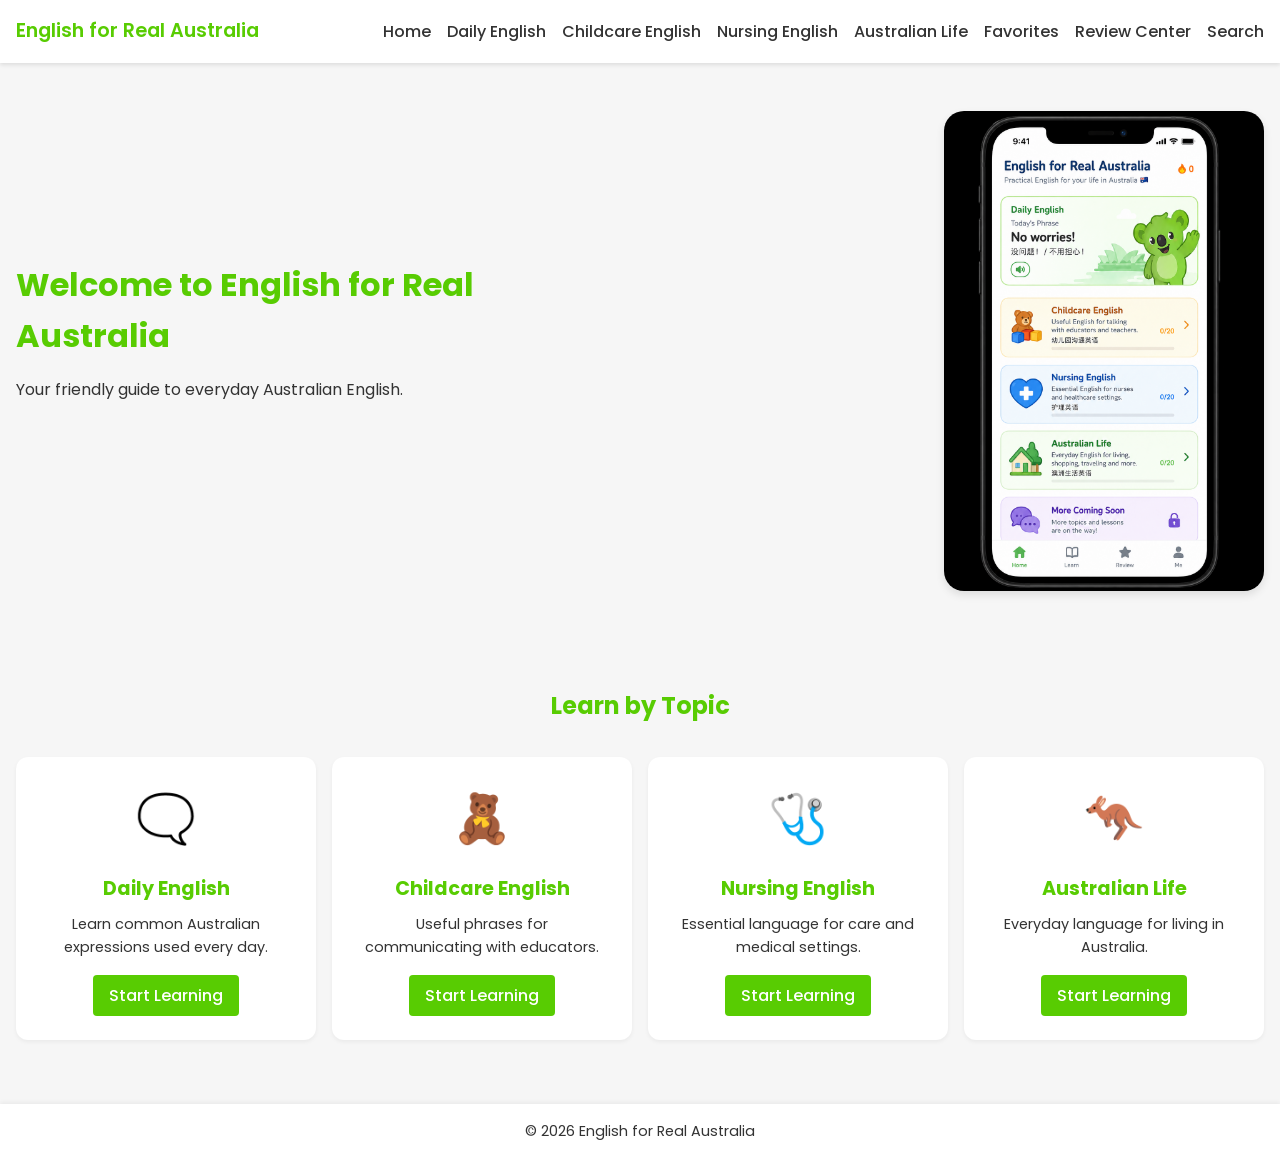
<file: index.html>
<!DOCTYPE html>
<html lang="en">
<head>
    <meta charset="UTF-8">
    <meta name="viewport" content="width=device-width, initial-scale=1.0">
    <title>English for Real Australia</title>
    <!-- 自定义样式 -->
    <link rel="stylesheet" href="css/style.css">
    <!-- 引入 Google 字体，支持中英文显示 -->
    <link rel="preconnect" href="https://fonts.googleapis.com">
    <link rel="preconnect" href="https://fonts.gstatic.com" crossorigin>
    <link href="https://fonts.googleapis.com/css2?family=Poppins:wght@300;400;600&family=Noto+Sans+SC:wght@400;700&display=swap" rel="stylesheet">
    <!-- PWA manifest and meta tags -->
    <link rel="manifest" href="manifest.json">
    <meta name="theme-color" content="#2272C9">
    <meta name="apple-mobile-web-app-capable" content="yes">
    <meta name="apple-mobile-web-app-status-bar-style" content="default">
    <link rel="apple-touch-icon" href="icons/icon-192.png">
</head>
<body>
    <!-- 导航栏，包含网站名称和菜单 -->
    <header>
        <nav class="navbar">
            <div class="brand">English for Real Australia</div>
            <button class="menu-toggle" aria-label="Toggle navigation">
                <span class="bar"></span>
                <span class="bar"></span>
                <span class="bar"></span>
            </button>
            <ul class="nav-links">
                <li><a href="index.html">Home</a></li>
                <li><a href="daily.html">Daily English</a></li>
                <li><a href="childcare.html">Childcare English</a></li>
                <li><a href="nursing.html">Nursing English</a></li>
                <li><a href="life.html">Australian Life</a></li>
                <li><a href="favorites.html">Favorites</a></li>
                <li><a href="review.html">Review Center</a></li>
                <li><a href="search.html">Search</a></li>
            </ul>
        </nav>
    </header>

    <main>
        <!-- 首屏欢迎区，展示欢迎信息和示意图 -->
        <section class="hero">
            <div class="hero-text">
                <h1>Welcome to English for Real Australia</h1>
                <p>Your friendly guide to everyday Australian English.</p>
            </div>
            <img src="images/hero.png" alt="Mobile app preview for English for Real Australia">
        </section>
        <!-- Install App button: displayed via JavaScript when PWA installation is supported -->
        <div class="install-app-container">
            <button id="install-button" class="install-btn" style="display:none;">Install App</button>
        </div>
        
        <!-- 功能概览，包含四个主要模块的简介 -->
        <section class="features">
            <h2>Learn by Topic</h2>
            <div class="cards">
                <div class="card">
                    <span class="icon">🗨️</span>
                    <h3>Daily English</h3>
                    <p>Learn common Australian expressions used every day.</p>
                    <a href="daily.html" class="btn">Start Learning</a>
                </div>
                <div class="card">
                    <span class="icon">🧸</span>
                    <h3>Childcare English</h3>
                    <p>Useful phrases for communicating with educators.</p>
                    <a href="childcare.html" class="btn">Start Learning</a>
                </div>
                <div class="card">
                    <span class="icon">🩺</span>
                    <h3>Nursing English</h3>
                    <p>Essential language for care and medical settings.</p>
                    <a href="nursing.html" class="btn">Start Learning</a>
                </div>
                <div class="card">
                    <span class="icon">🦘</span>
                    <h3>Australian Life</h3>
                    <p>Everyday language for living in Australia.</p>
                    <a href="life.html" class="btn">Start Learning</a>
                </div>
            </div>
        </section>
    </main>

    <footer>
        <p>&copy; 2026 English for Real Australia</p>
    </footer>

    <!-- 数据文件包含各个学习模块的短语数据 -->
    <script src="js/data.js"></script>
    <!-- 主脚本文件 -->
    <script src="js/script.js"></script>
</body>
</html>
</file>
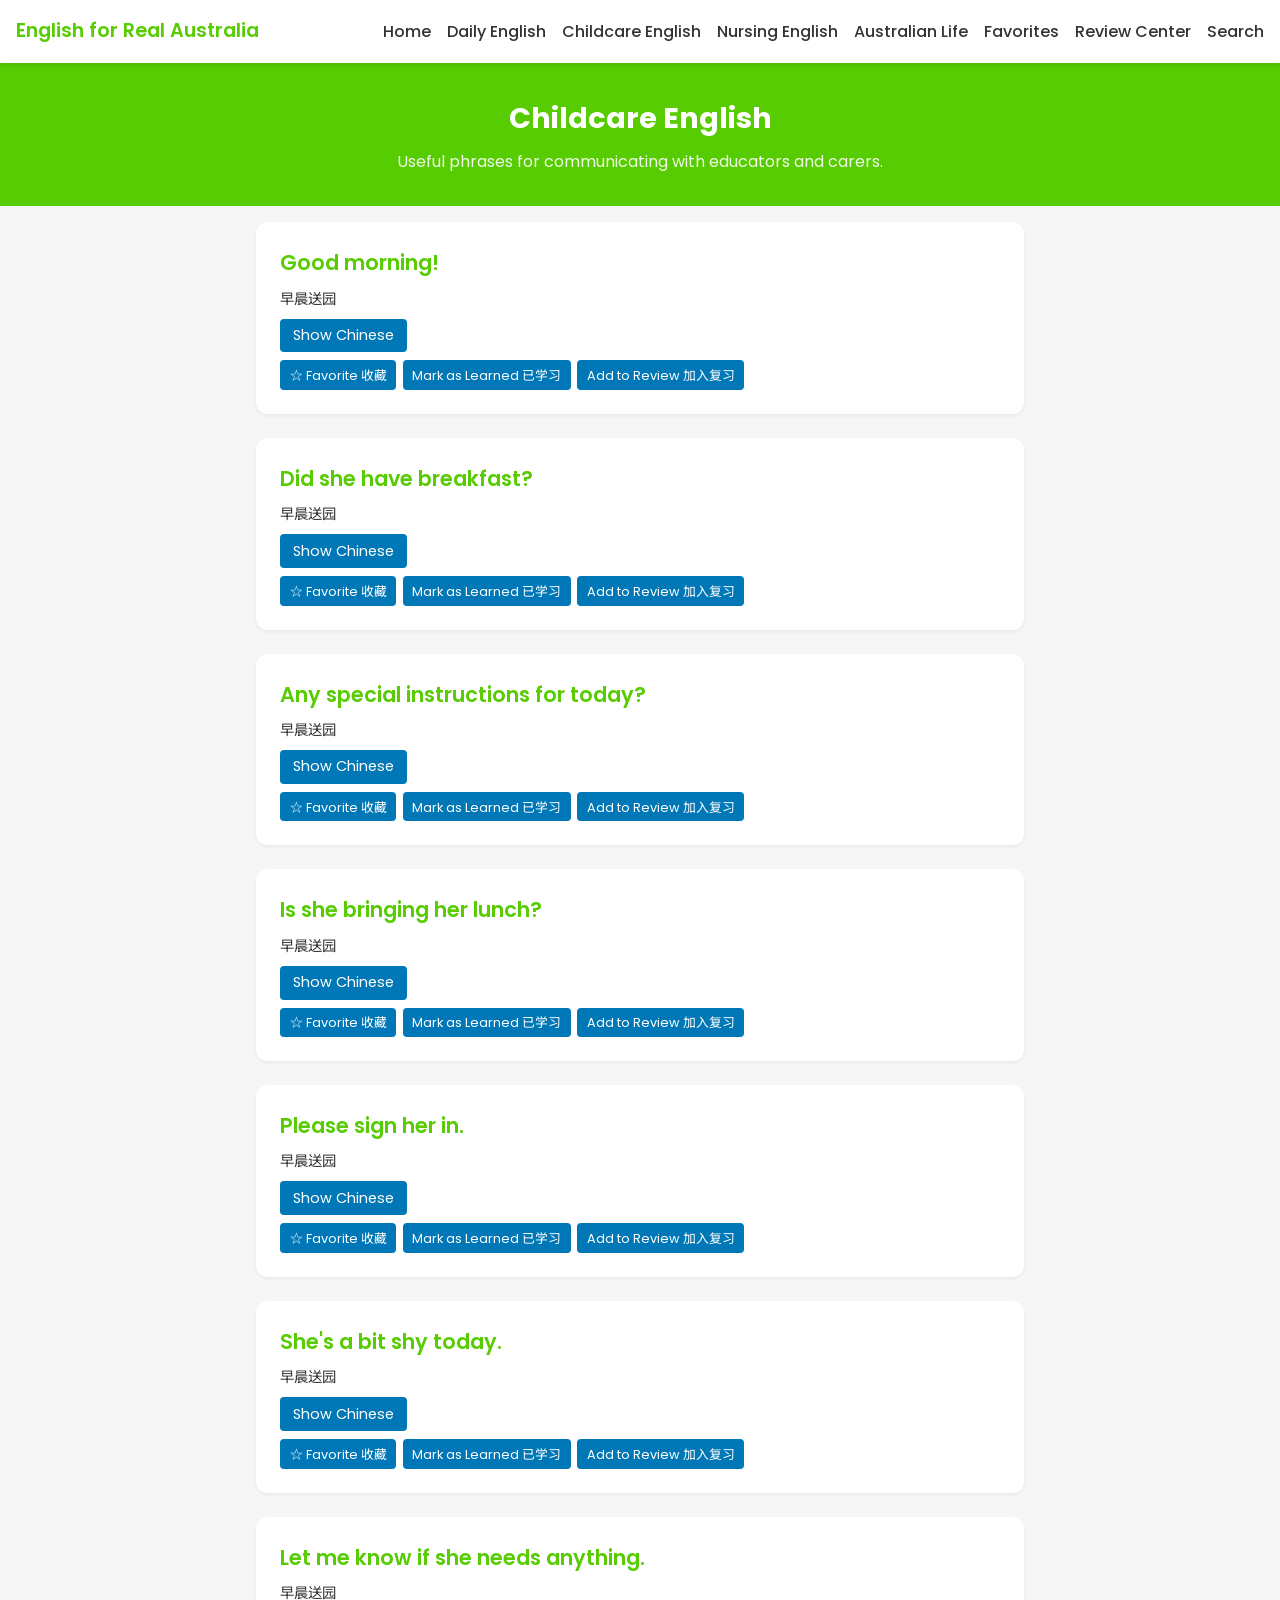
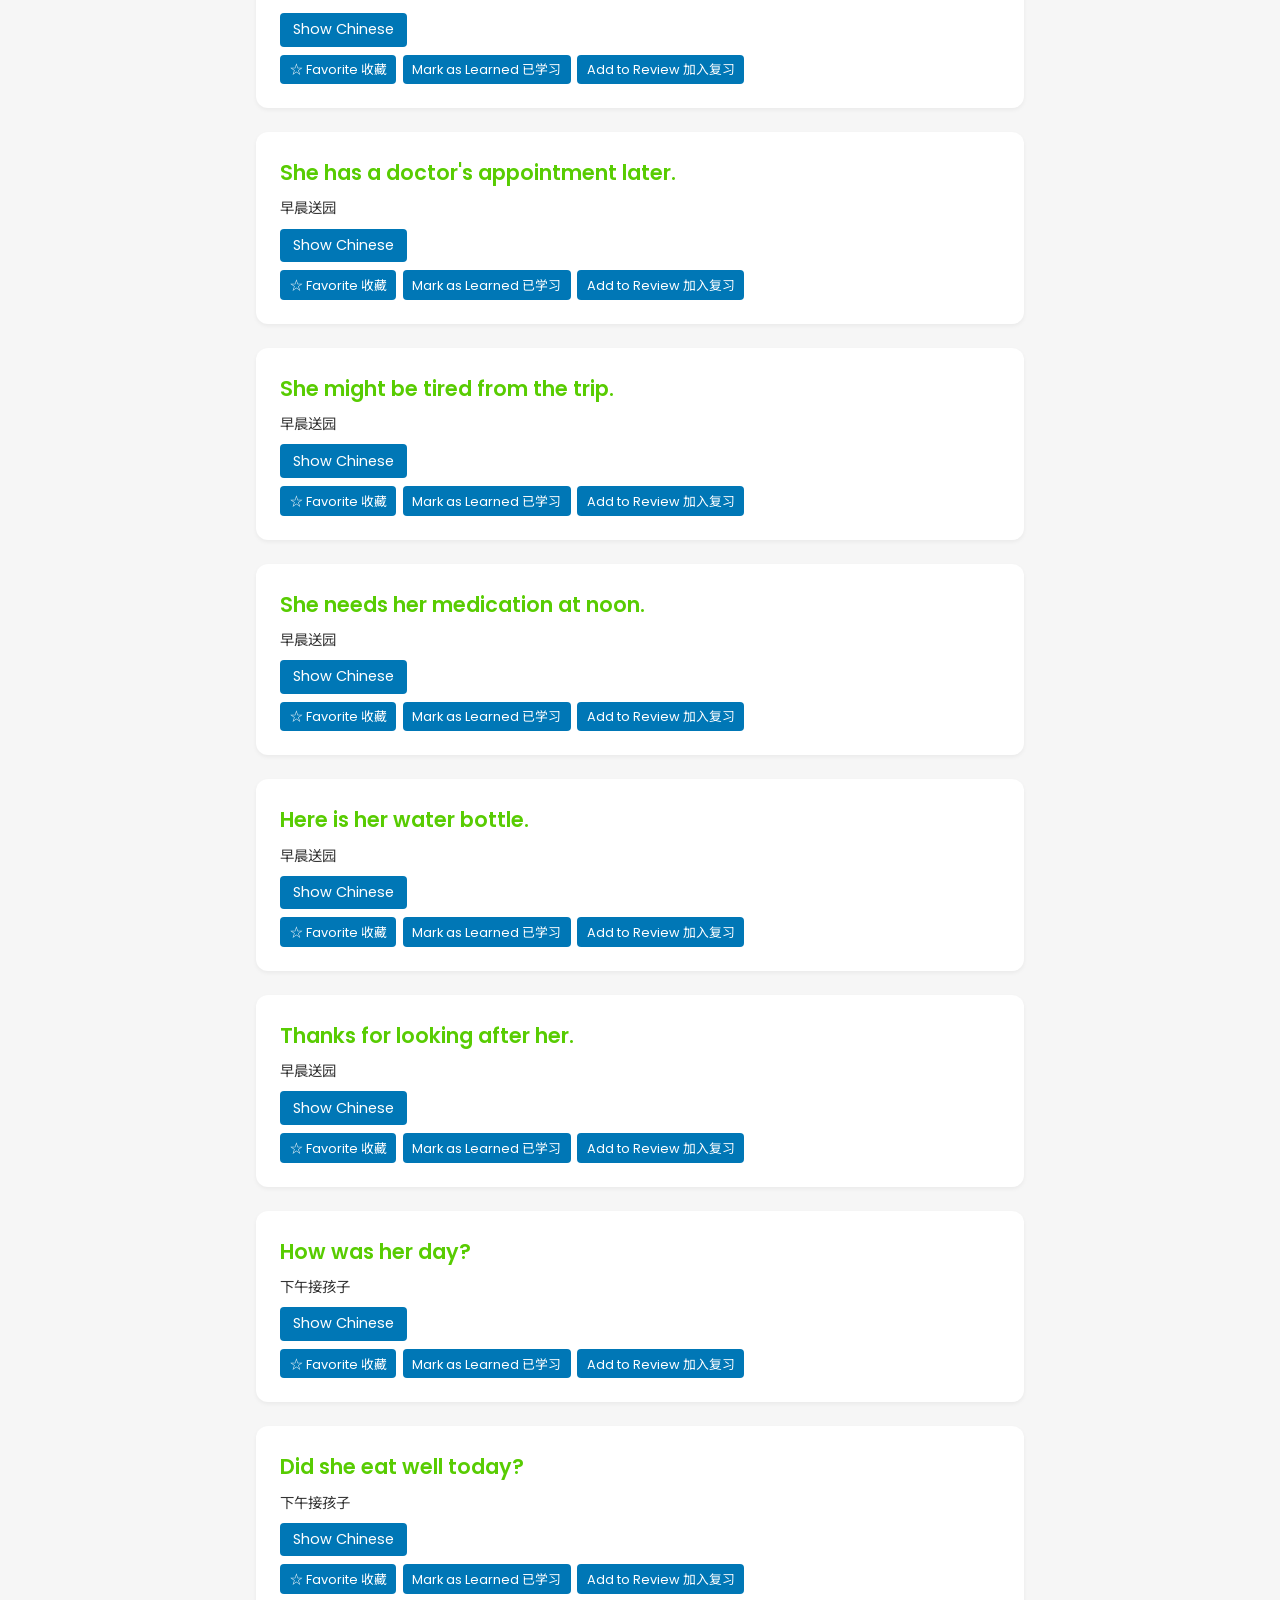
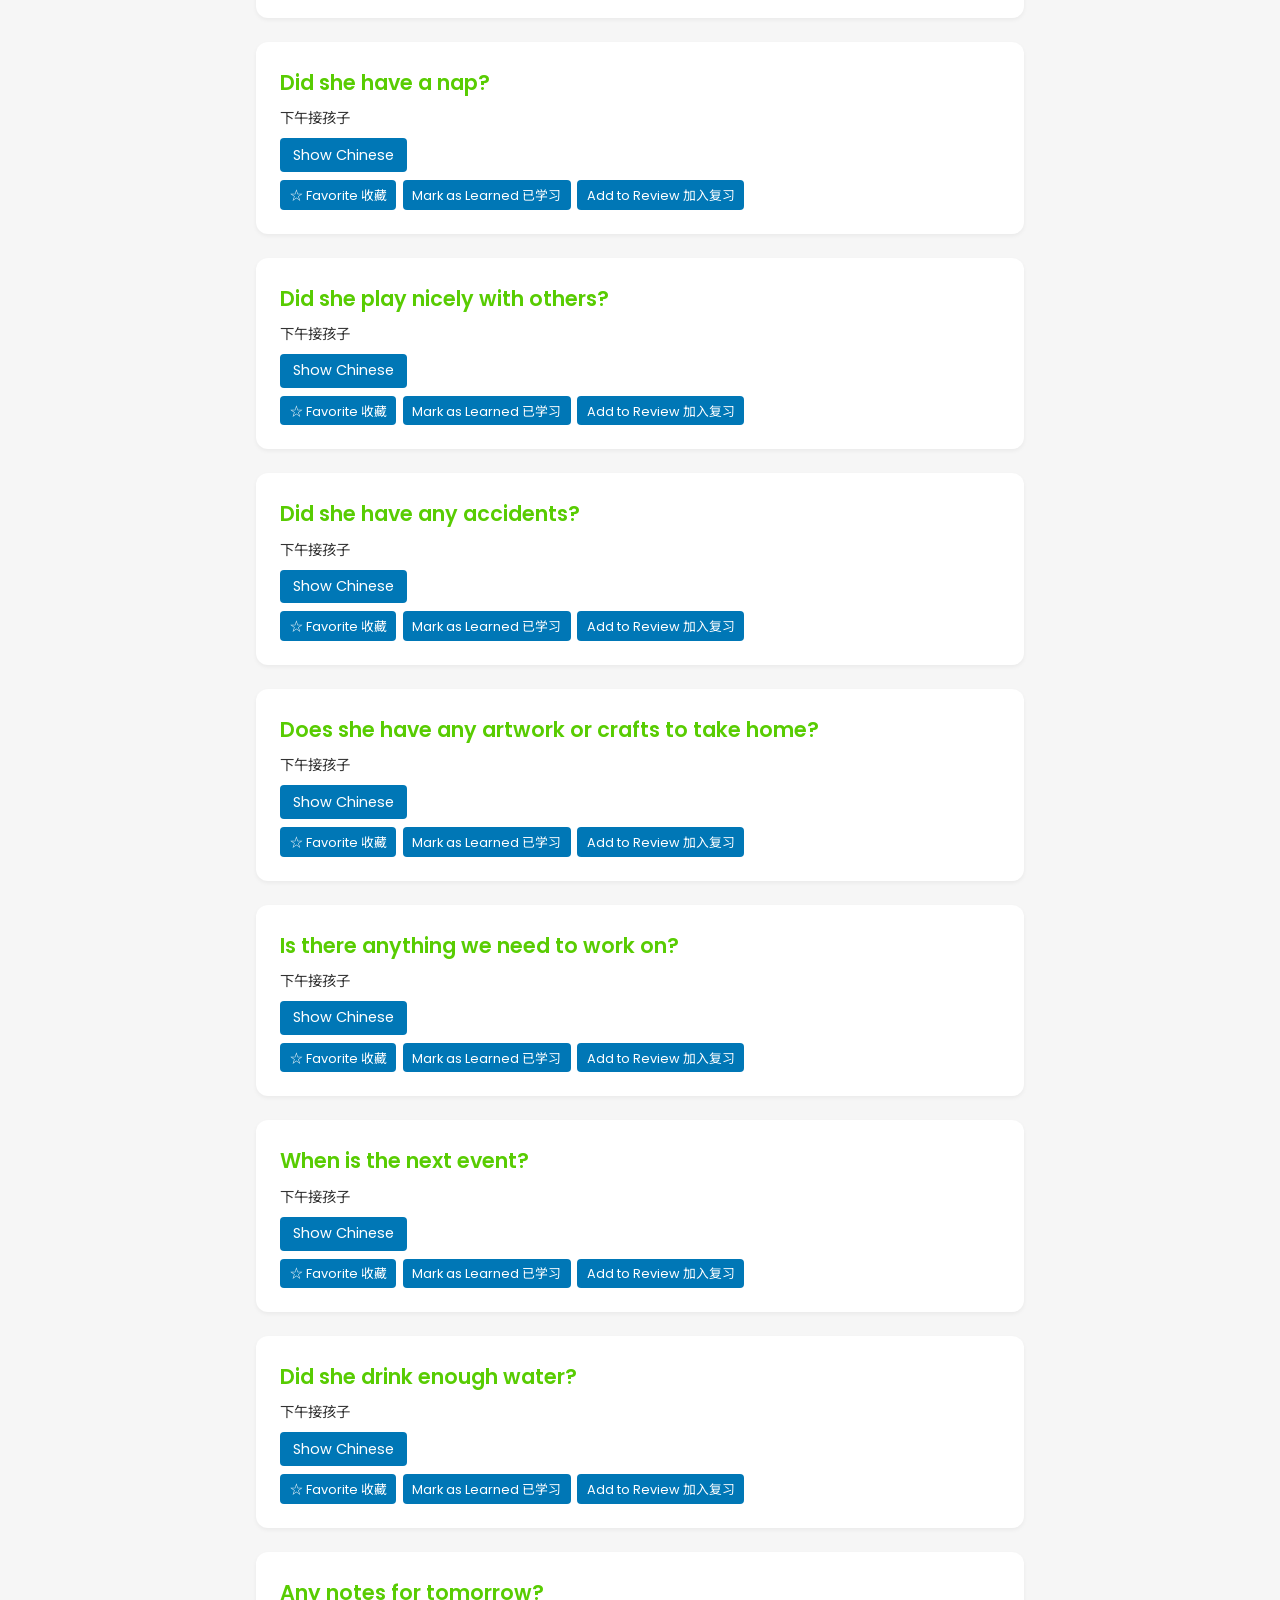
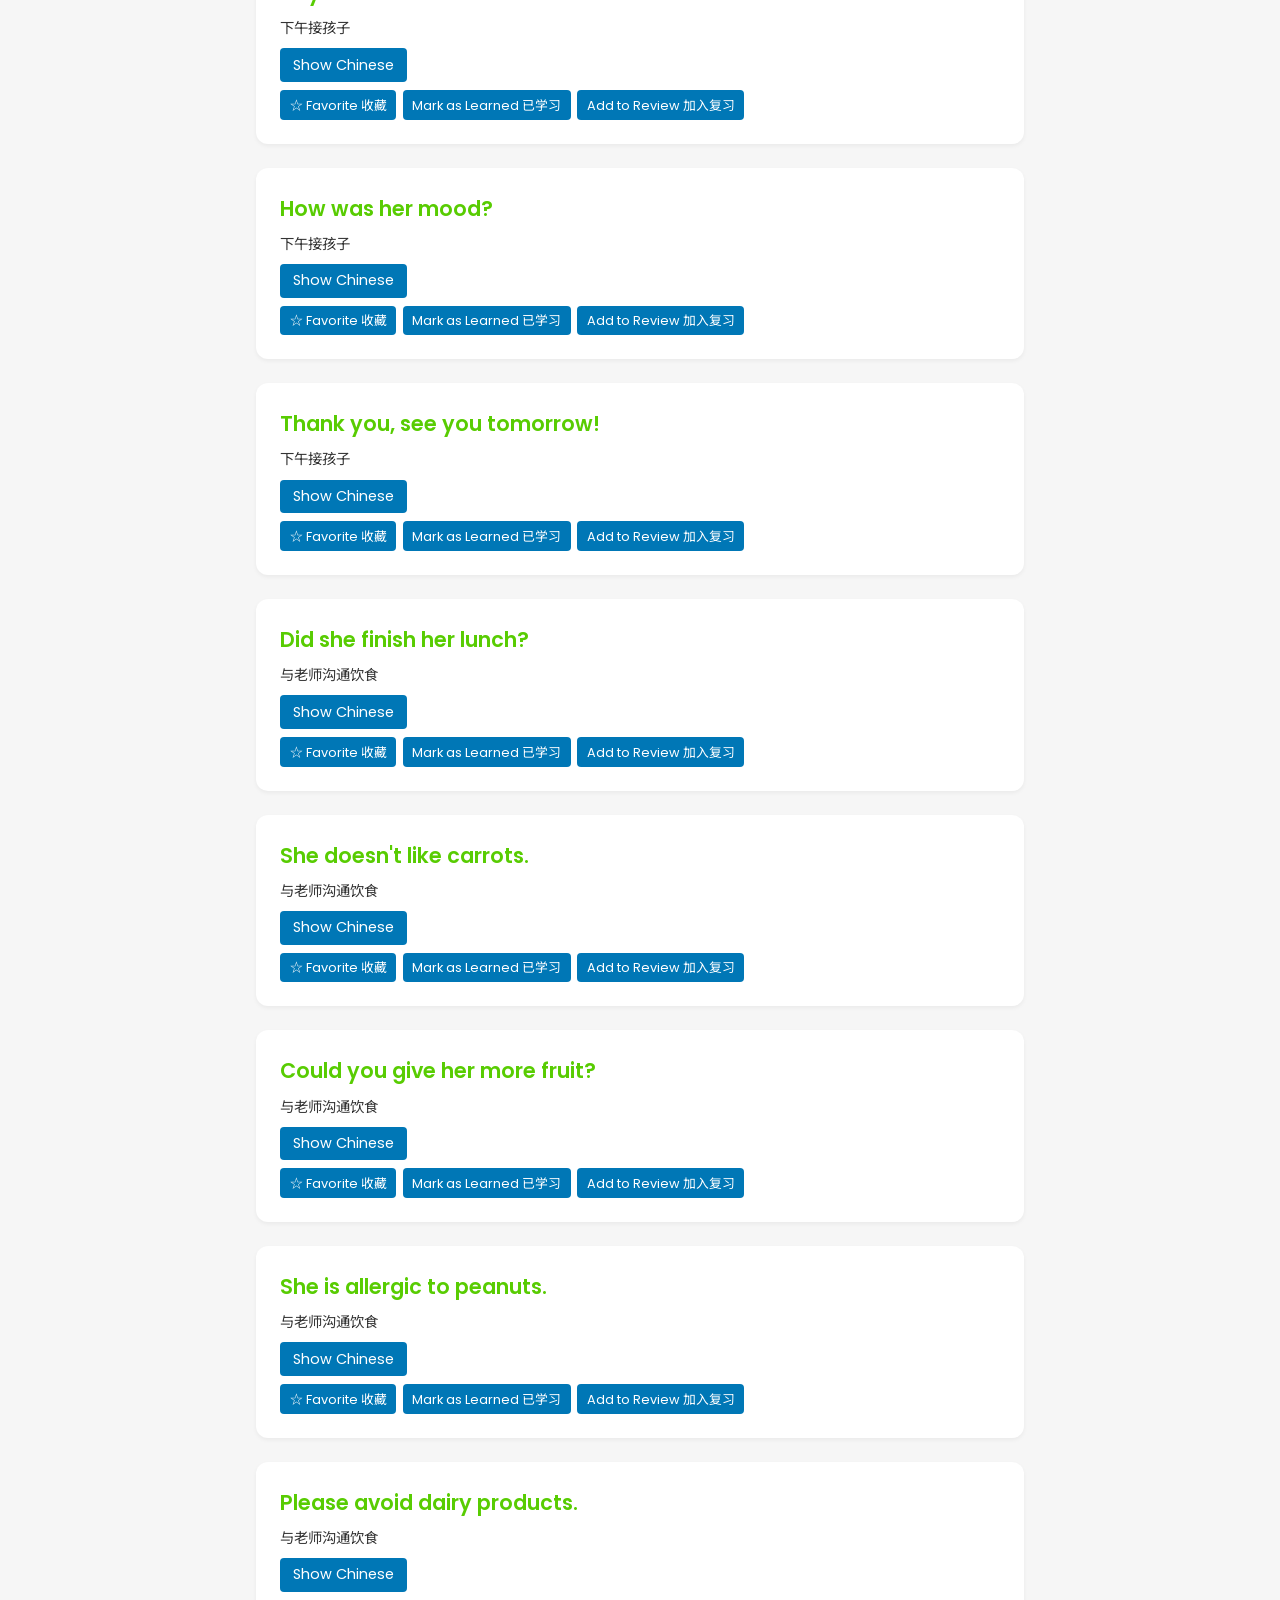
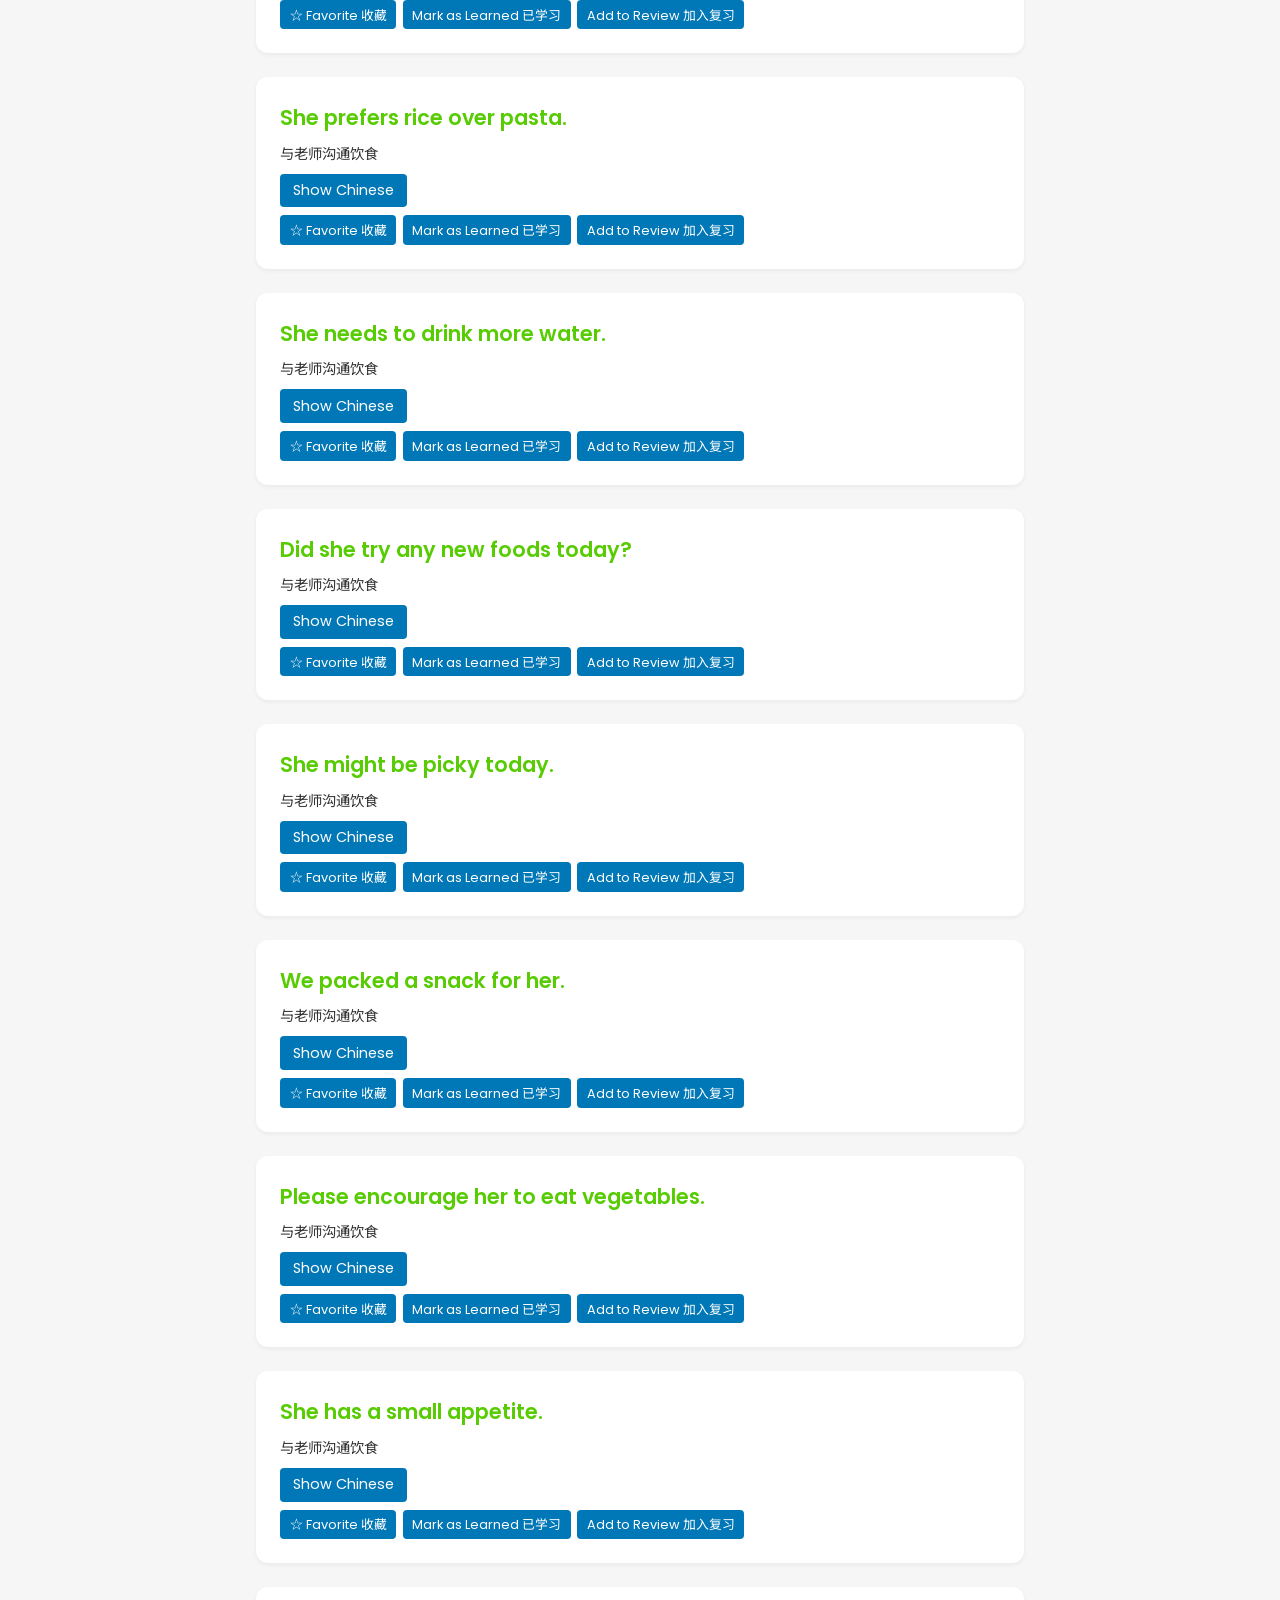
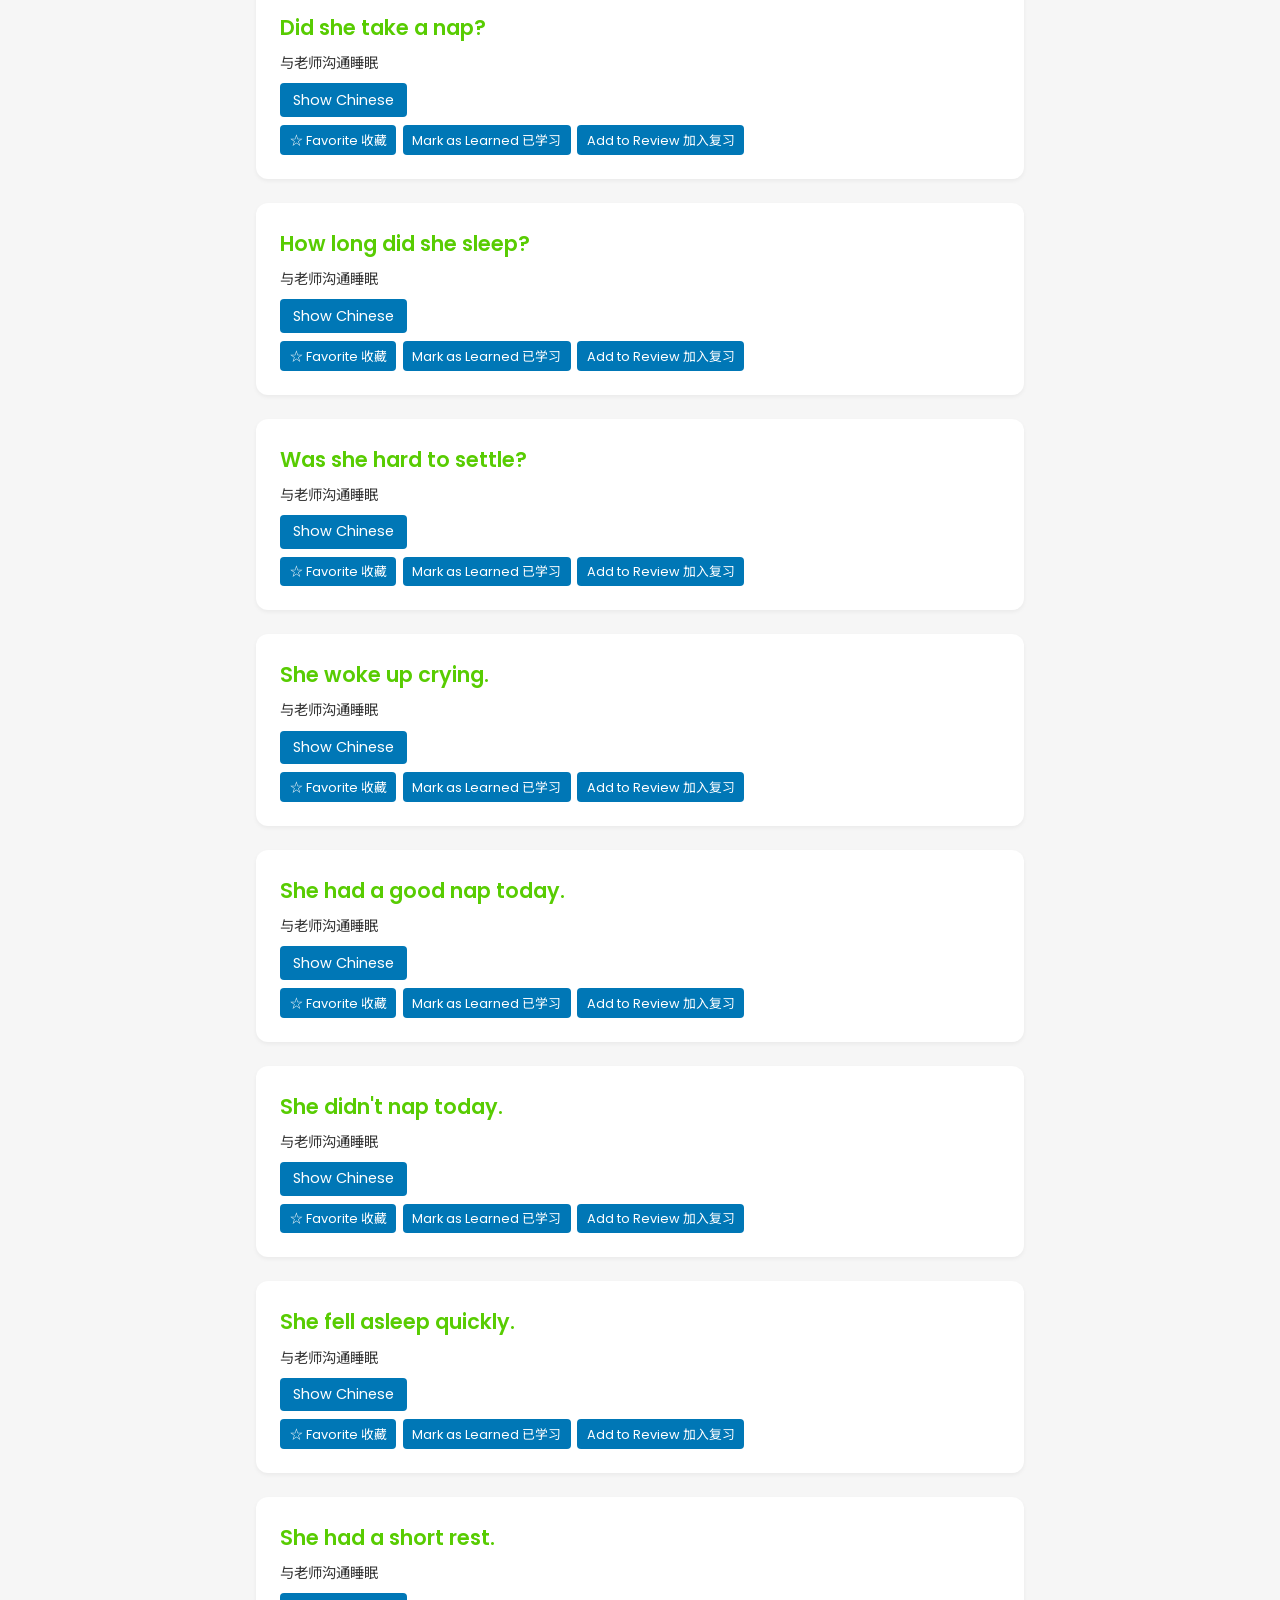
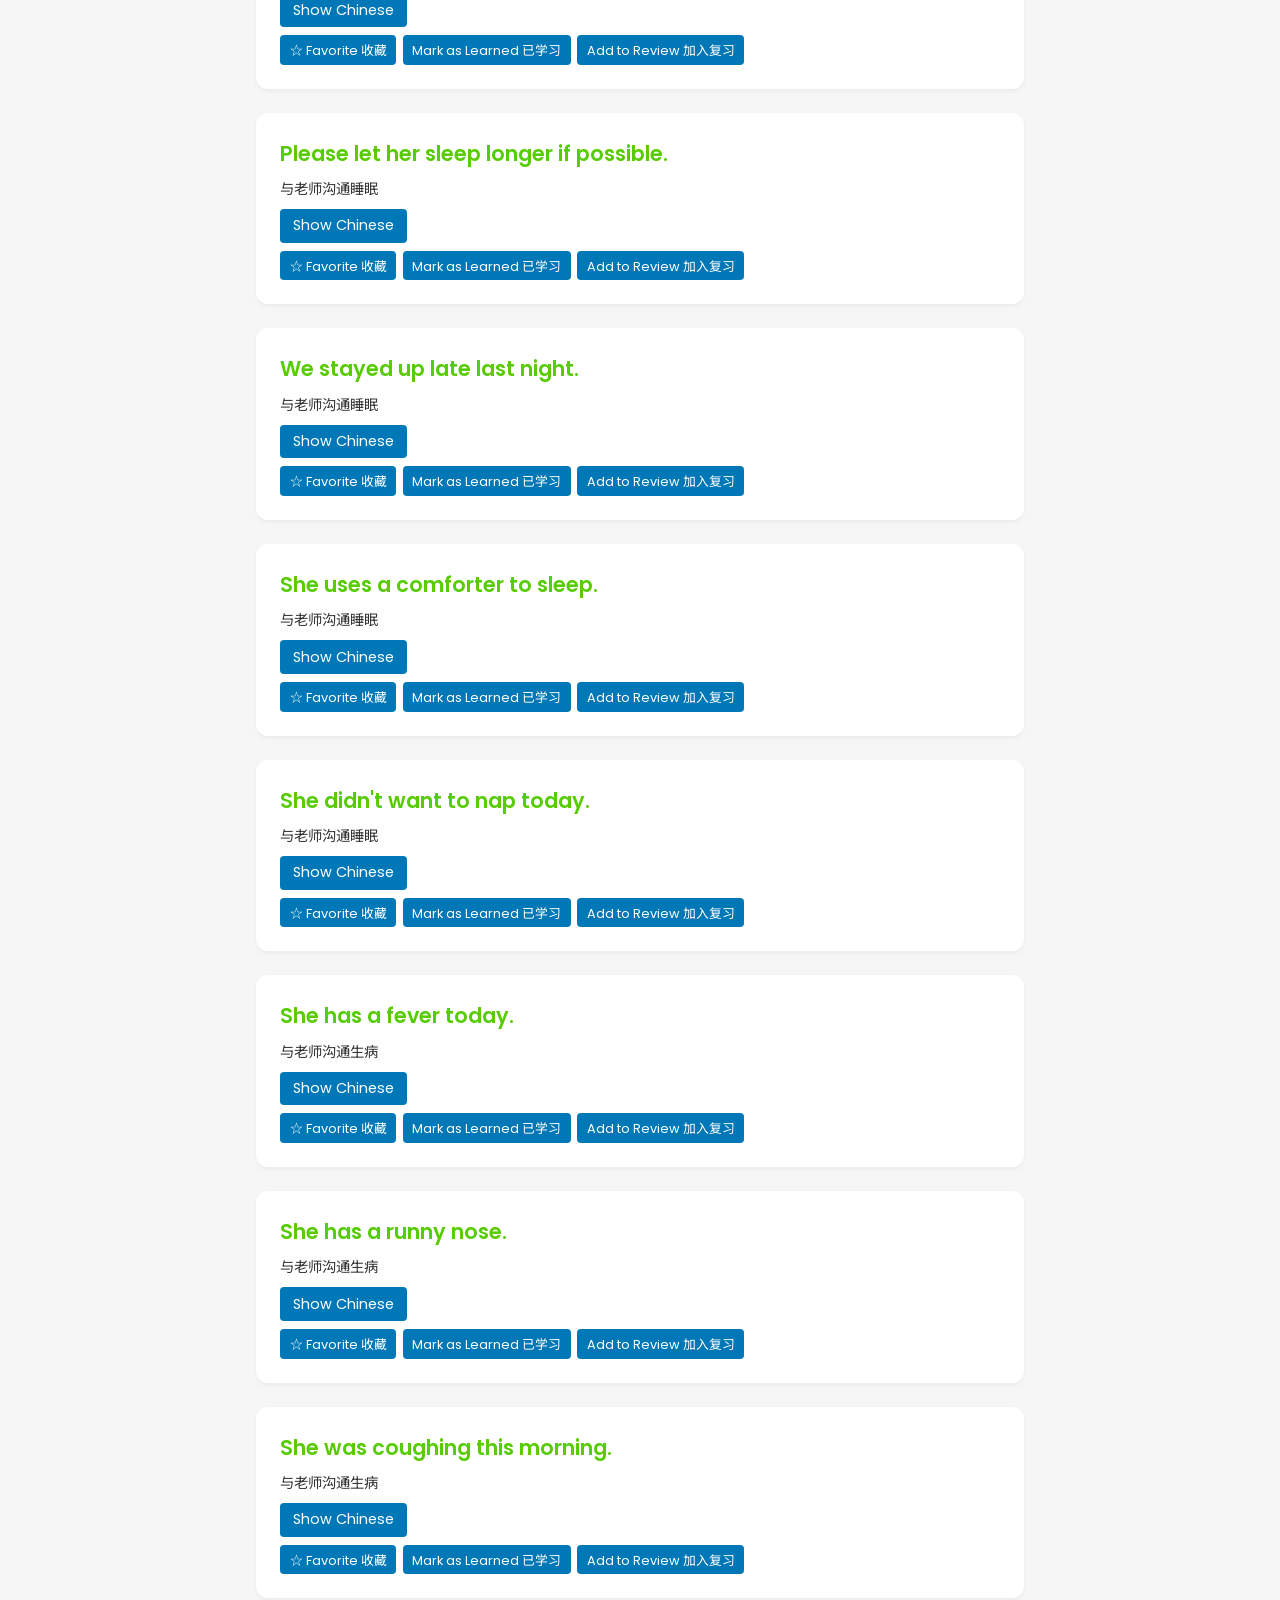
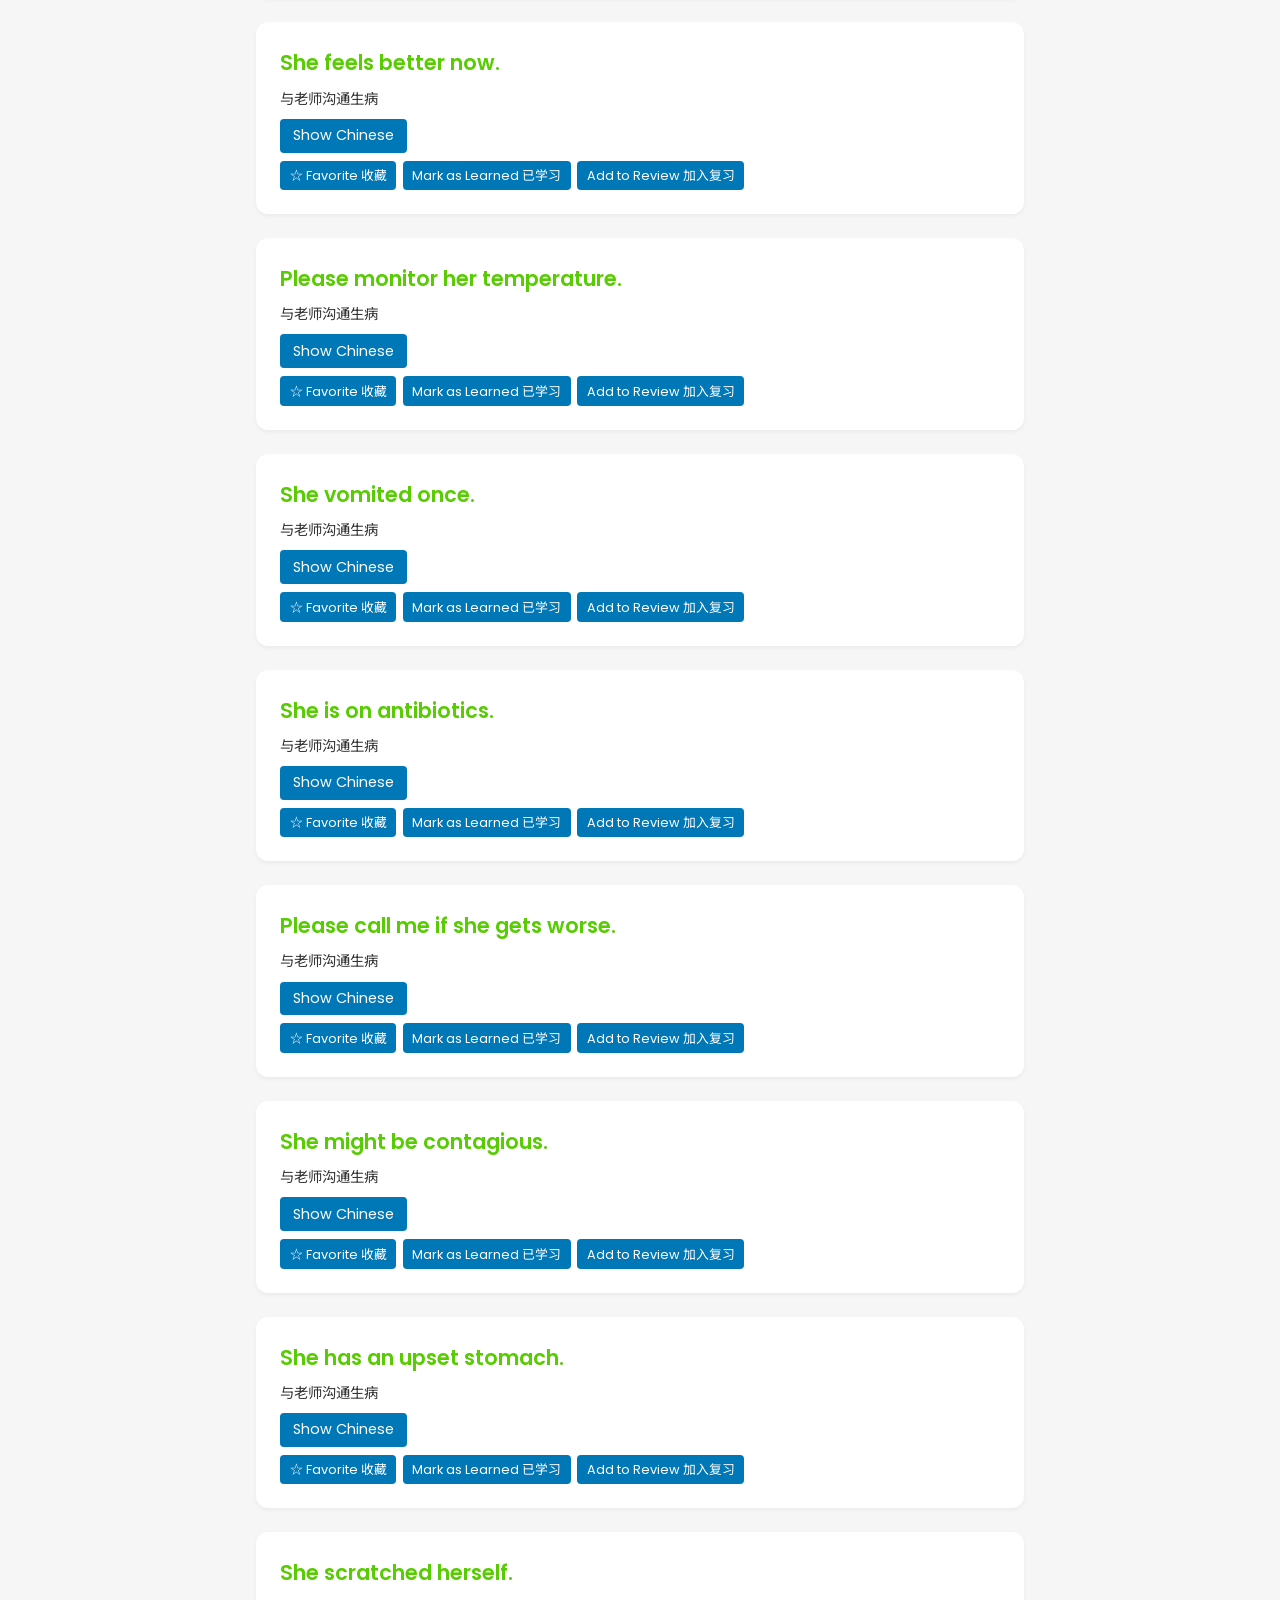
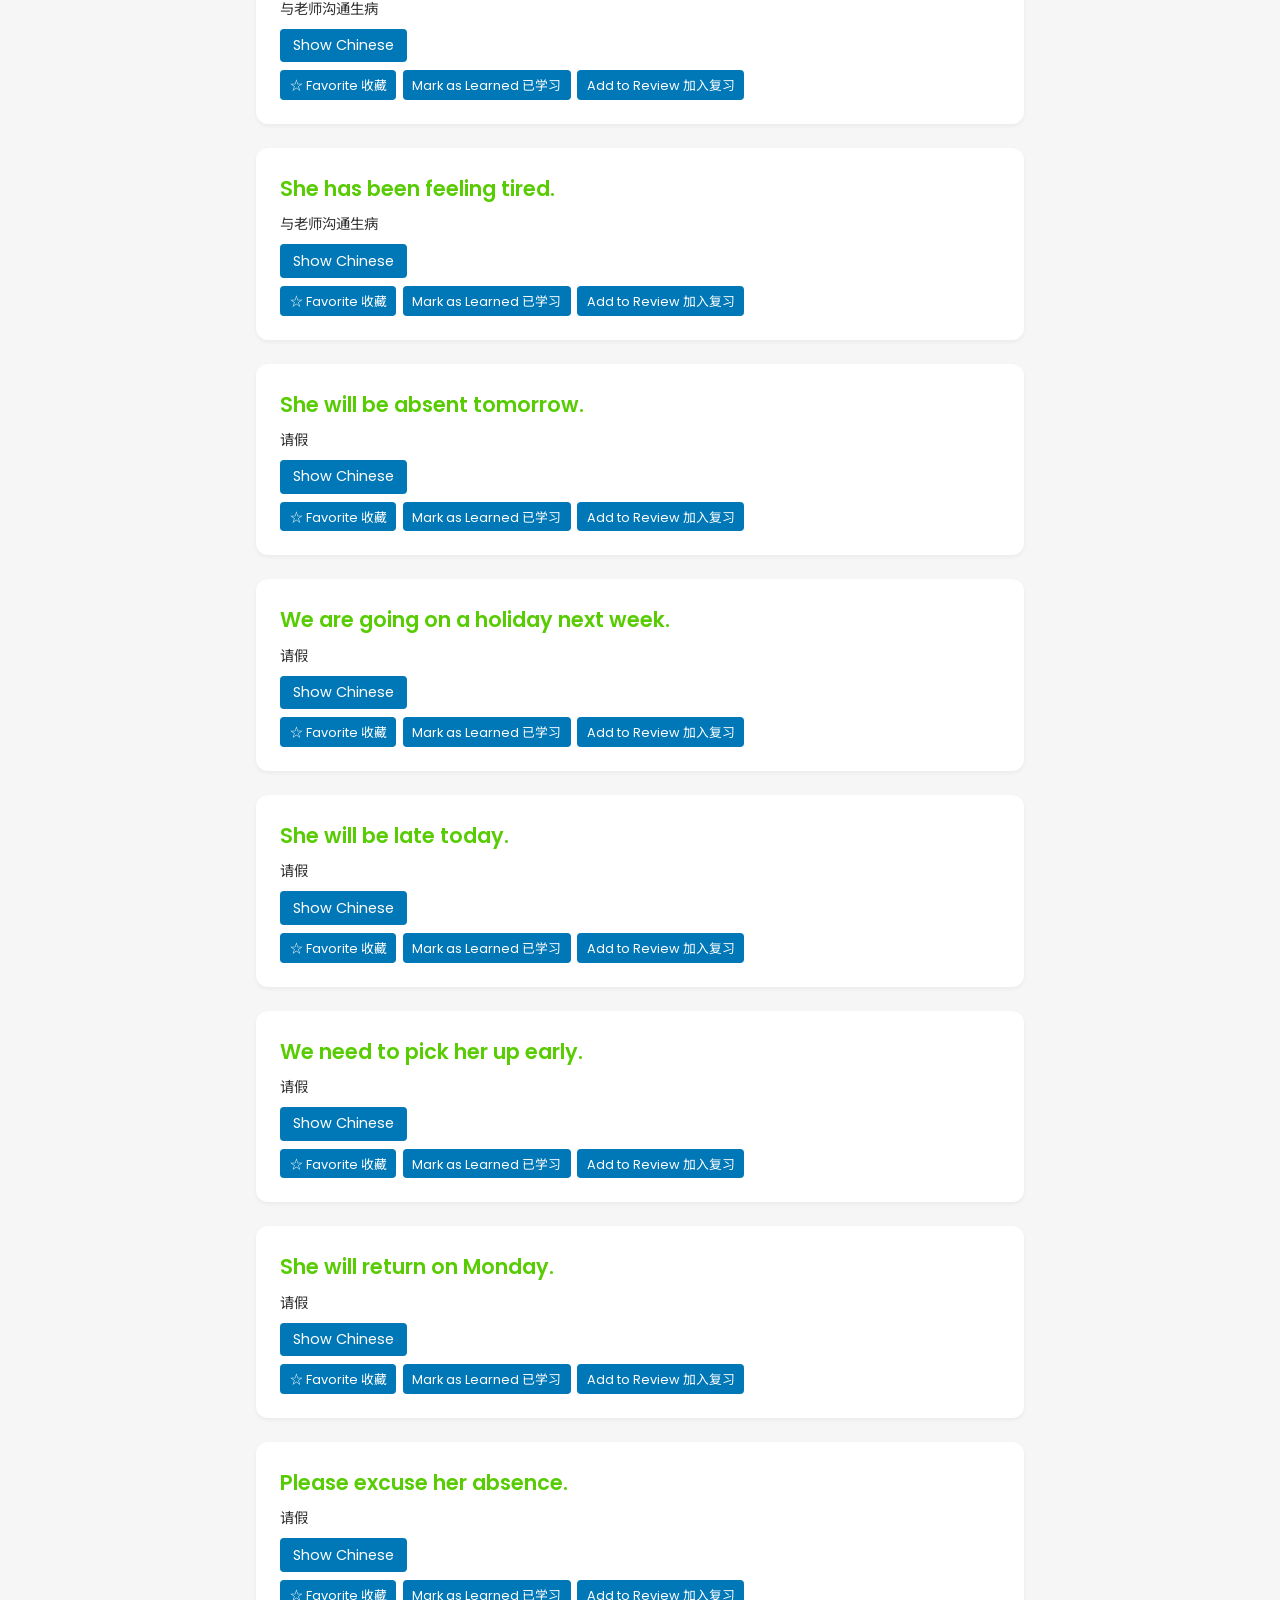
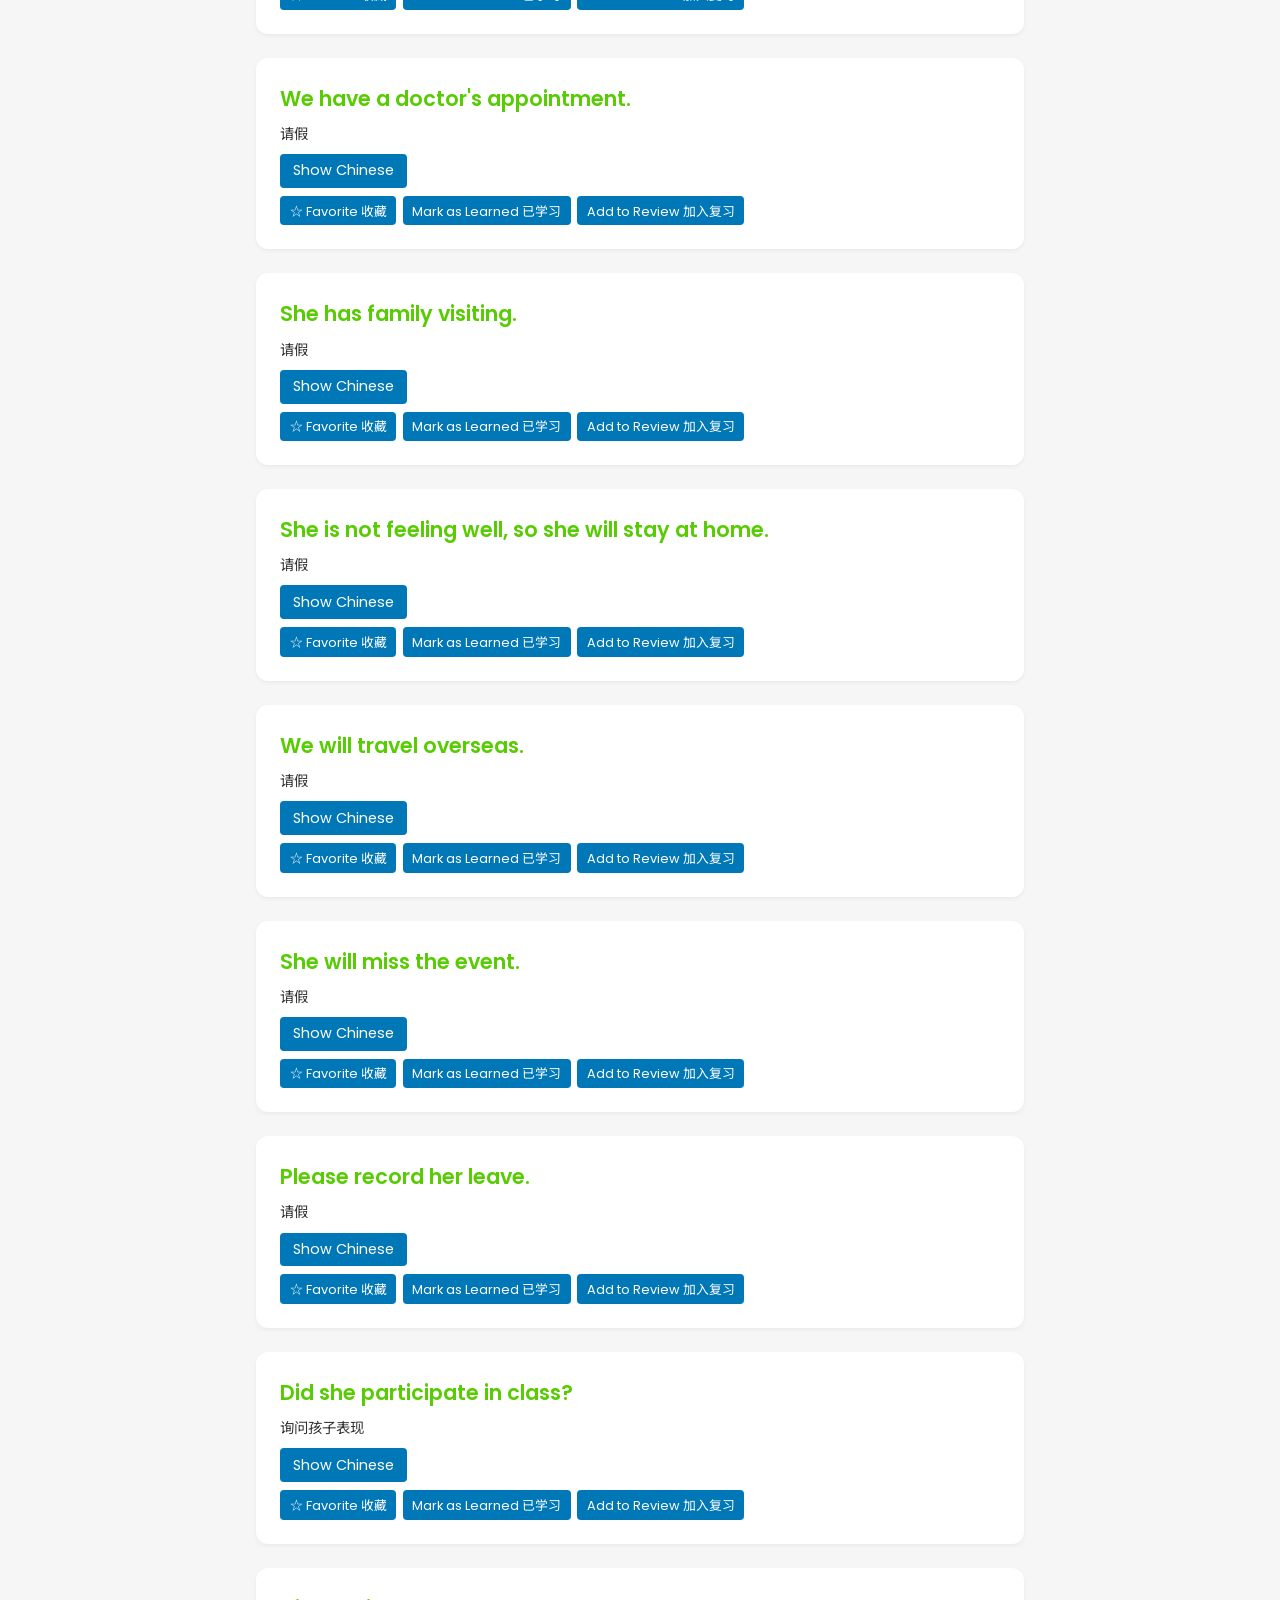
<file: childcare.html>
<!DOCTYPE html>
<html lang="en">
<head>
    <meta charset="UTF-8">
    <meta name="viewport" content="width=device-width, initial-scale=1.0">
    <title>Childcare English | English for Real Australia</title>
    <link rel="stylesheet" href="css/style.css">
    <link rel="preconnect" href="https://fonts.googleapis.com">
    <link rel="preconnect" href="https://fonts.gstatic.com" crossorigin>
    <link href="https://fonts.googleapis.com/css2?family=Poppins:wght@300;400;600&family=Noto+Sans+SC:wght@400;700&display=swap" rel="stylesheet">
    <!-- PWA manifest and meta tags -->
    <link rel="manifest" href="manifest.json">
    <meta name="theme-color" content="#2272C9">
    <meta name="apple-mobile-web-app-capable" content="yes">
    <meta name="apple-mobile-web-app-status-bar-style" content="default">
    <link rel="apple-touch-icon" href="icons/icon-192.png">
</head>
<body data-page="childcare">
    <header>
        <nav class="navbar">
            <div class="brand">English for Real Australia</div>
            <button class="menu-toggle" aria-label="Toggle navigation">
                <span class="bar"></span>
                <span class="bar"></span>
                <span class="bar"></span>
            </button>
            <ul class="nav-links">
                <li><a href="index.html">Home</a></li>
                <li><a href="daily.html">Daily English</a></li>
                <li><a href="childcare.html" class="active">Childcare English</a></li>
                <li><a href="nursing.html">Nursing English</a></li>
                <li><a href="life.html">Australian Life</a></li>
                <li><a href="favorites.html">Favorites</a></li>
                <li><a href="review.html">Review Center</a></li>
                <li><a href="search.html">Search</a></li>
            </ul>
        </nav>
    </header>
    <main>
        <!-- 页头 -->
        <section class="section-header">
            <h1>Childcare English</h1>
            <p>Useful phrases for communicating with educators and carers.</p>
        </section>
        
        <!-- 动态短语区域，将通过脚本生成幼儿园英语卡片 -->
        <section class="content-container" id="childcare-container"></section>
    </main>
    <footer>
        <p>&copy; 2026 English for Real Australia</p>
    </footer>
    <!-- 数据文件包含各学习模块的短语数据 -->
    <script src="js/data.js"></script>
    <!-- 主脚本文件 -->
    <script src="js/script.js"></script>
</body>
</html>
</file>
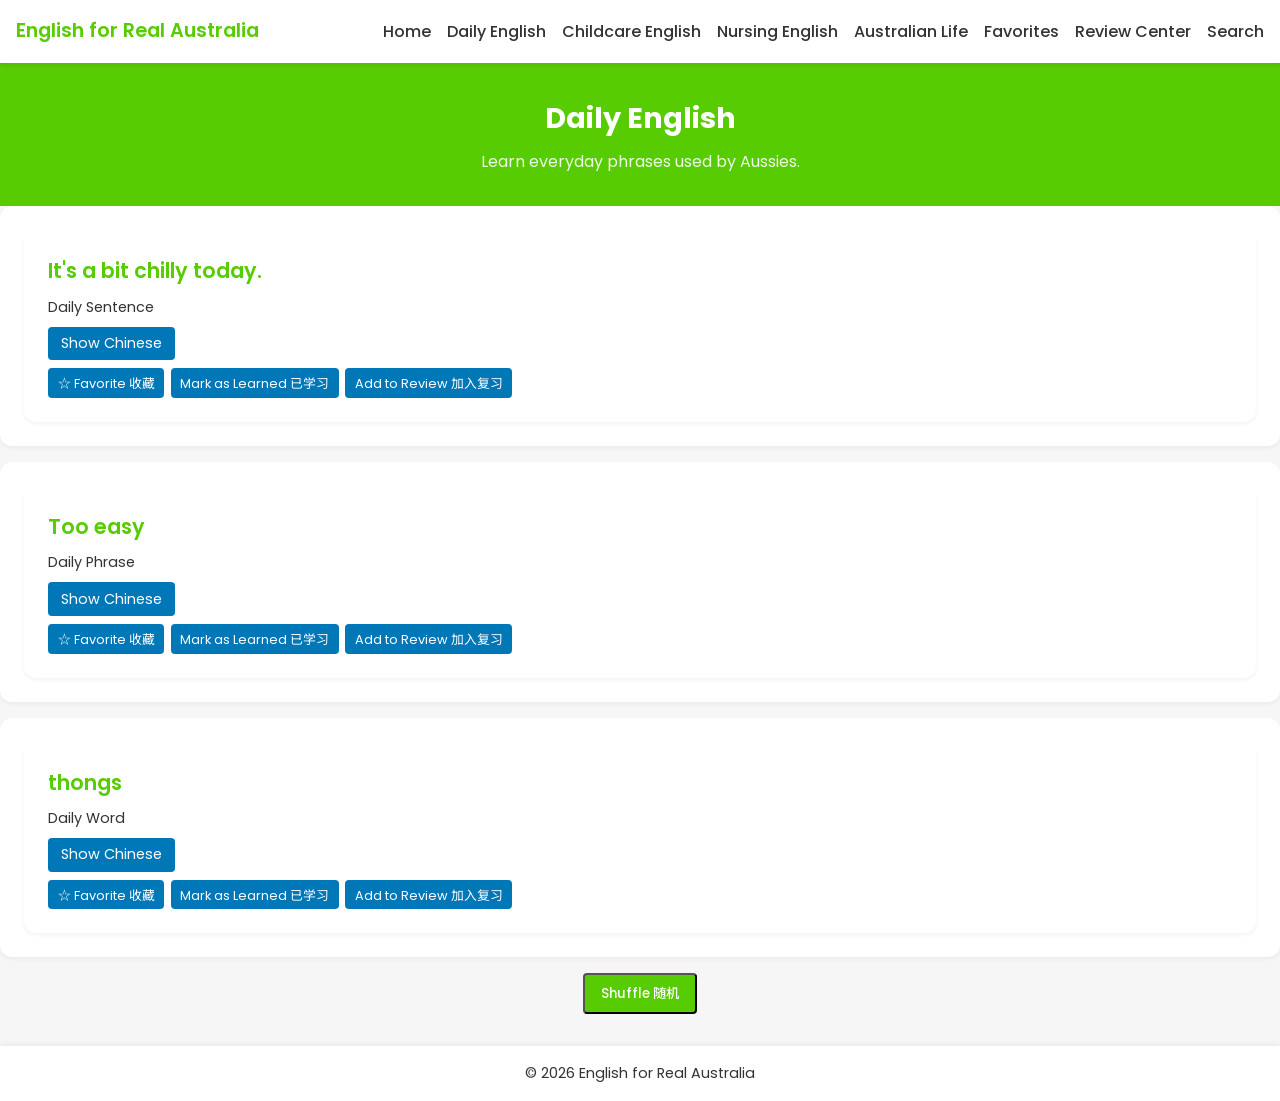
<file: daily.html>
<!DOCTYPE html>
<html lang="en">
<head>
    <meta charset="UTF-8">
    <meta name="viewport" content="width=device-width, initial-scale=1.0">
    <title>Daily English | English for Real Australia</title>
    <link rel="stylesheet" href="css/style.css">
    <link rel="preconnect" href="https://fonts.googleapis.com">
    <link rel="preconnect" href="https://fonts.gstatic.com" crossorigin>
    <link href="https://fonts.googleapis.com/css2?family=Poppins:wght@300;400;600&family=Noto+Sans+SC:wght@400;700&display=swap" rel="stylesheet">
    <!-- PWA manifest and meta tags -->
    <link rel="manifest" href="manifest.json">
    <meta name="theme-color" content="#2272C9">
    <meta name="apple-mobile-web-app-capable" content="yes">
    <meta name="apple-mobile-web-app-status-bar-style" content="default">
    <link rel="apple-touch-icon" href="icons/icon-192.png">
</head>
<body data-page="daily">
    <header>
        <nav class="navbar">
            <div class="brand">English for Real Australia</div>
            <button class="menu-toggle" aria-label="Toggle navigation">
                <span class="bar"></span>
                <span class="bar"></span>
                <span class="bar"></span>
            </button>
            <ul class="nav-links">
                <li><a href="index.html">Home</a></li>
                <li><a href="daily.html" class="active">Daily English</a></li>
                <li><a href="childcare.html">Childcare English</a></li>
                <li><a href="nursing.html">Nursing English</a></li>
                <li><a href="life.html">Australian Life</a></li>
                <li><a href="favorites.html">Favorites</a></li>
                <li><a href="review.html">Review Center</a></li>
                <li><a href="search.html">Search</a></li>
            </ul>
        </nav>
    </header>
    <main>
        <!-- 页头 -->
        <section class="section-header">
            <h1>Daily English</h1>
            <p>Learn everyday phrases used by Aussies.</p>
        </section>
        
        <!-- 日常学习模块：随机展示句子、短语、单词 -->
        <section class="daily-section">
            <div id="daily-sentence" class="daily-item"></div>
            <div id="daily-phrase" class="daily-item"></div>
            <div id="daily-word" class="daily-item"></div>
            <div class="shuffle-wrapper" style="text-align:center;margin-top:1rem;">
              <button id="shuffle-btn" class="btn">Shuffle 随机</button>
            </div>
        </section>
    </main>
    <footer>
        <p>&copy; 2026 English for Real Australia</p>
    </footer>
    <!-- 数据文件包含学习短语 -->
    <script src="js/data.js"></script>
    <!-- 主脚本文件 -->
    <script src="js/script.js"></script>
</body>
</html>
</file>
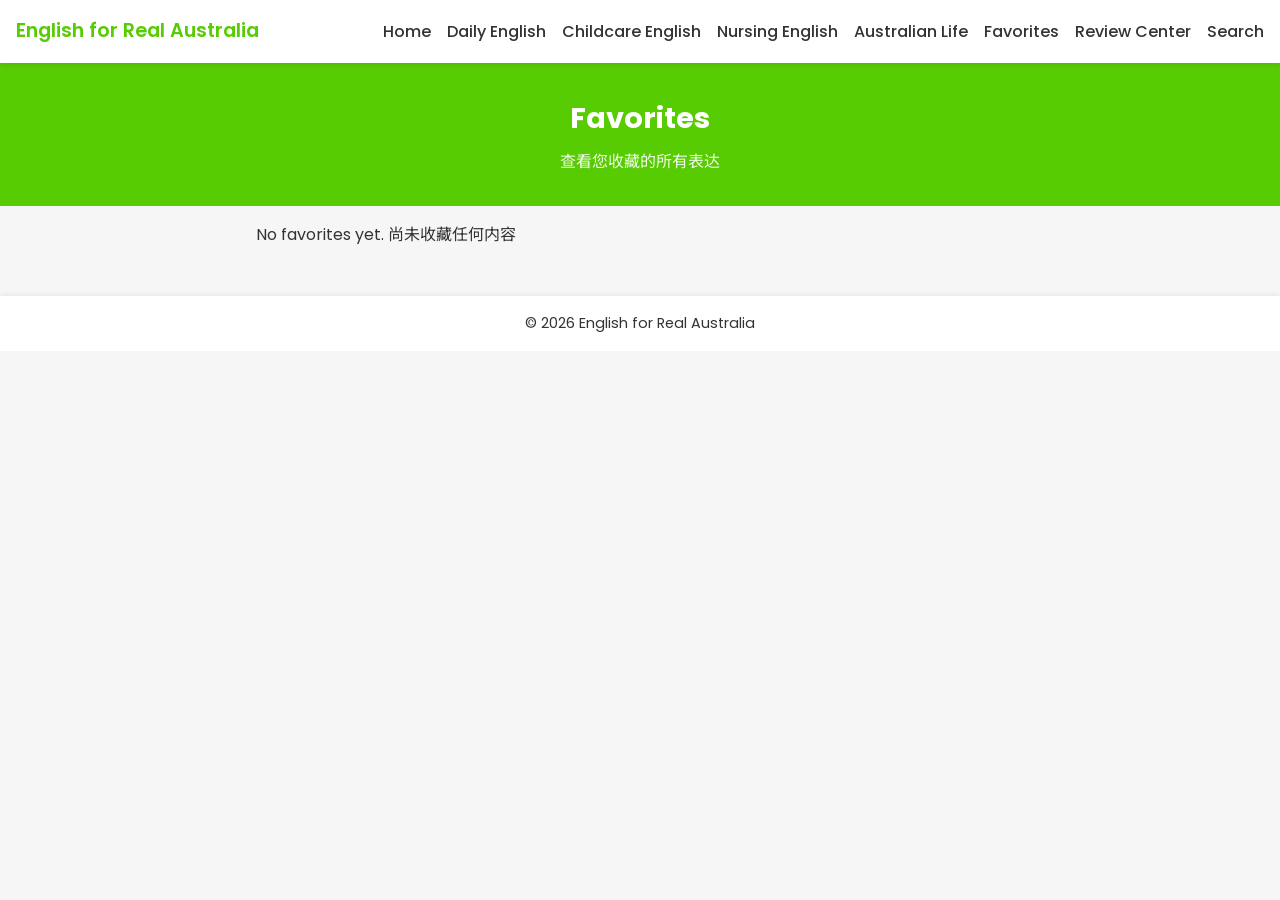
<file: favorites.html>
<!DOCTYPE html>
<html lang="en">
<head>
    <meta charset="UTF-8">
    <meta name="viewport" content="width=device-width, initial-scale=1.0">
    <title>Favorites | English for Real Australia</title>
    <link rel="stylesheet" href="css/style.css">
    <link rel="preconnect" href="https://fonts.googleapis.com">
    <link rel="preconnect" href="https://fonts.gstatic.com" crossorigin>
    <link href="https://fonts.googleapis.com/css2?family=Poppins:wght@300;400;600&family=Noto+Sans+SC:wght@400;700&display=swap" rel="stylesheet">
    <!-- PWA manifest and meta tags -->
    <link rel="manifest" href="manifest.json">
    <meta name="theme-color" content="#2272C9">
    <meta name="apple-mobile-web-app-capable" content="yes">
    <meta name="apple-mobile-web-app-status-bar-style" content="default">
    <link rel="apple-touch-icon" href="icons/icon-192.png">
</head>
<body data-page="favorites">
    <header>
        <nav class="navbar">
            <div class="brand">English for Real Australia</div>
            <button class="menu-toggle" aria-label="Toggle navigation">
                <span class="bar"></span>
                <span class="bar"></span>
                <span class="bar"></span>
            </button>
            <ul class="nav-links">
                <li><a href="index.html">Home</a></li>
                <li><a href="daily.html">Daily English</a></li>
                <li><a href="childcare.html">Childcare English</a></li>
                <li><a href="nursing.html">Nursing English</a></li>
                <li><a href="life.html">Australian Life</a></li>
                <li><a href="favorites.html" class="active">Favorites</a></li>
                <li><a href="review.html">Review Center</a></li>
                <li><a href="search.html">Search</a></li>
            </ul>
        </nav>
    </header>
    <main>
        <!-- 页头 -->
        <section class="section-header">
            <h1>Favorites</h1>
            <p>查看您收藏的所有表达</p>
        </section>
        <!-- 收藏内容列表 -->
        <section class="content-container" id="favorites-container"></section>
    </main>
    <footer>
        <p>&copy; 2026 English for Real Australia</p>
    </footer>
    <!-- 数据文件包含各学习模块的短语数据 -->
    <script src="js/data.js"></script>
    <!-- 主脚本文件 -->
    <script src="js/script.js"></script>
</body>
</html>
</file>
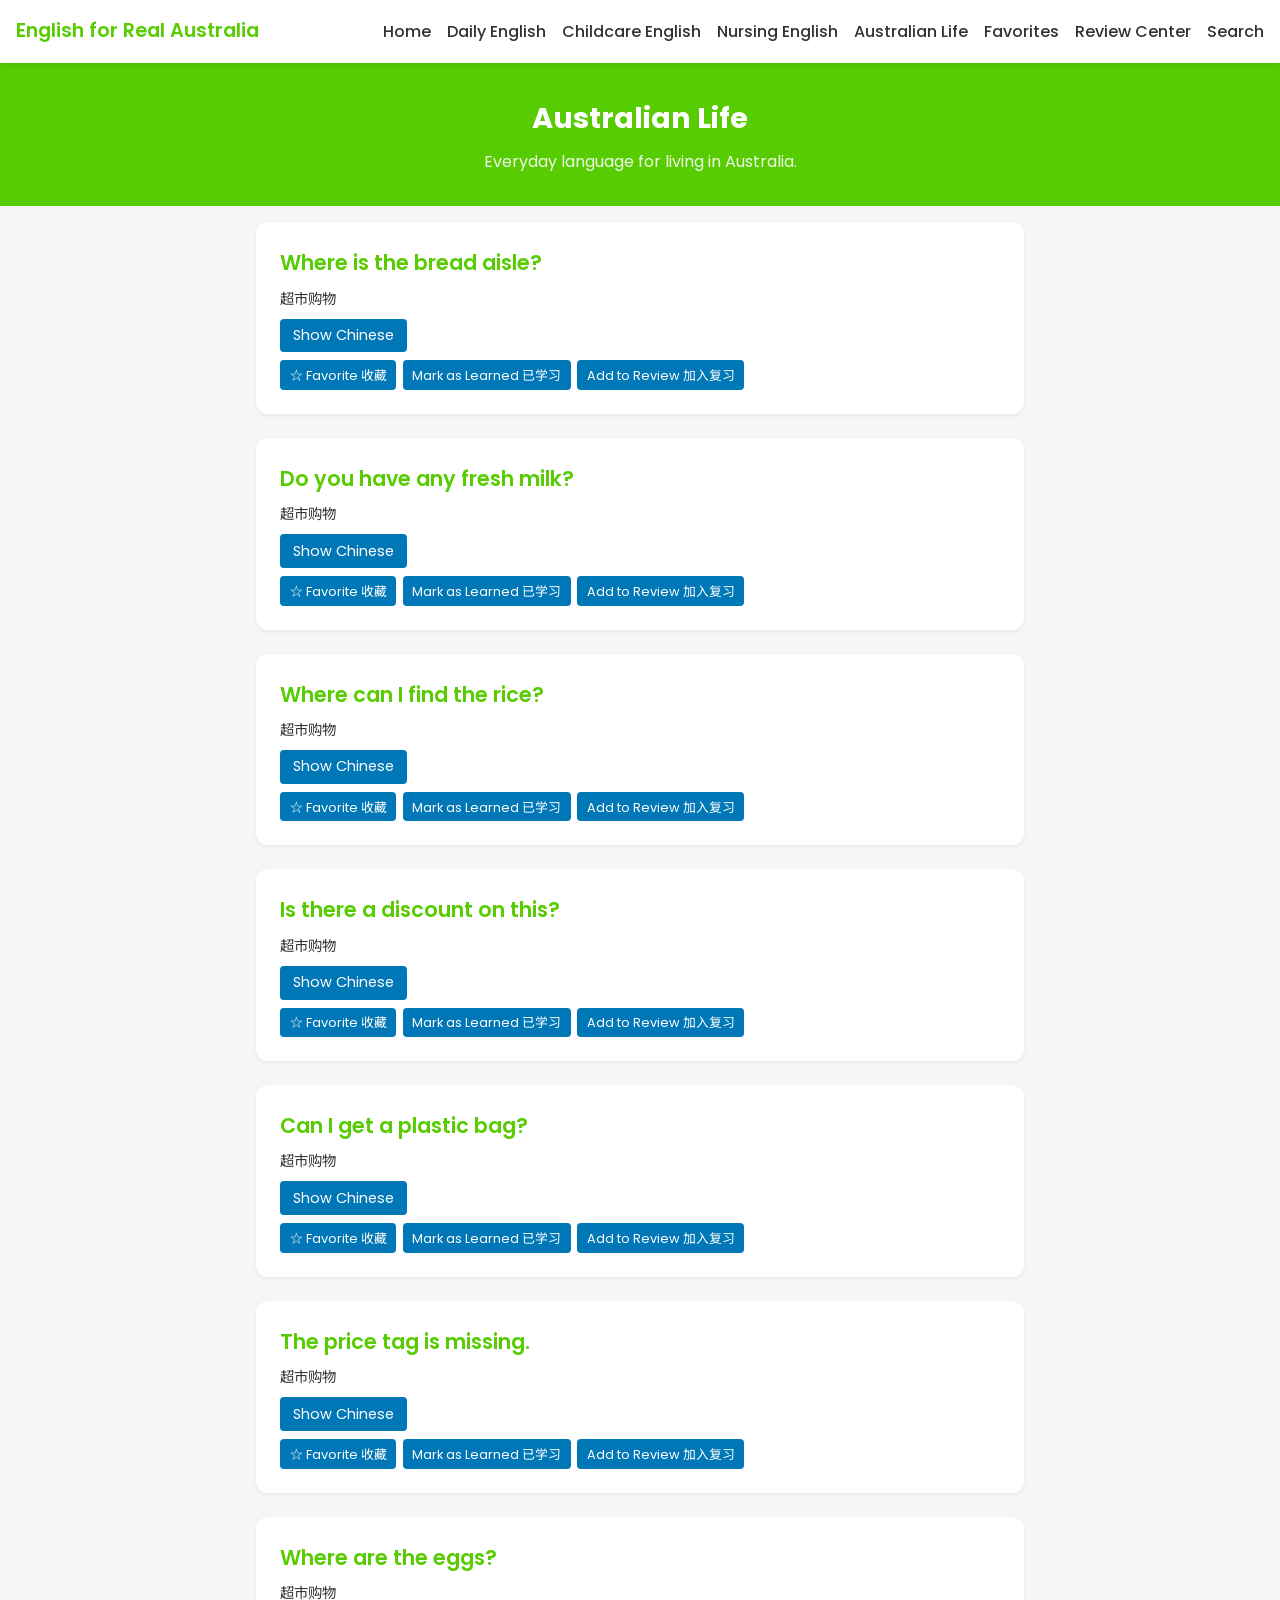
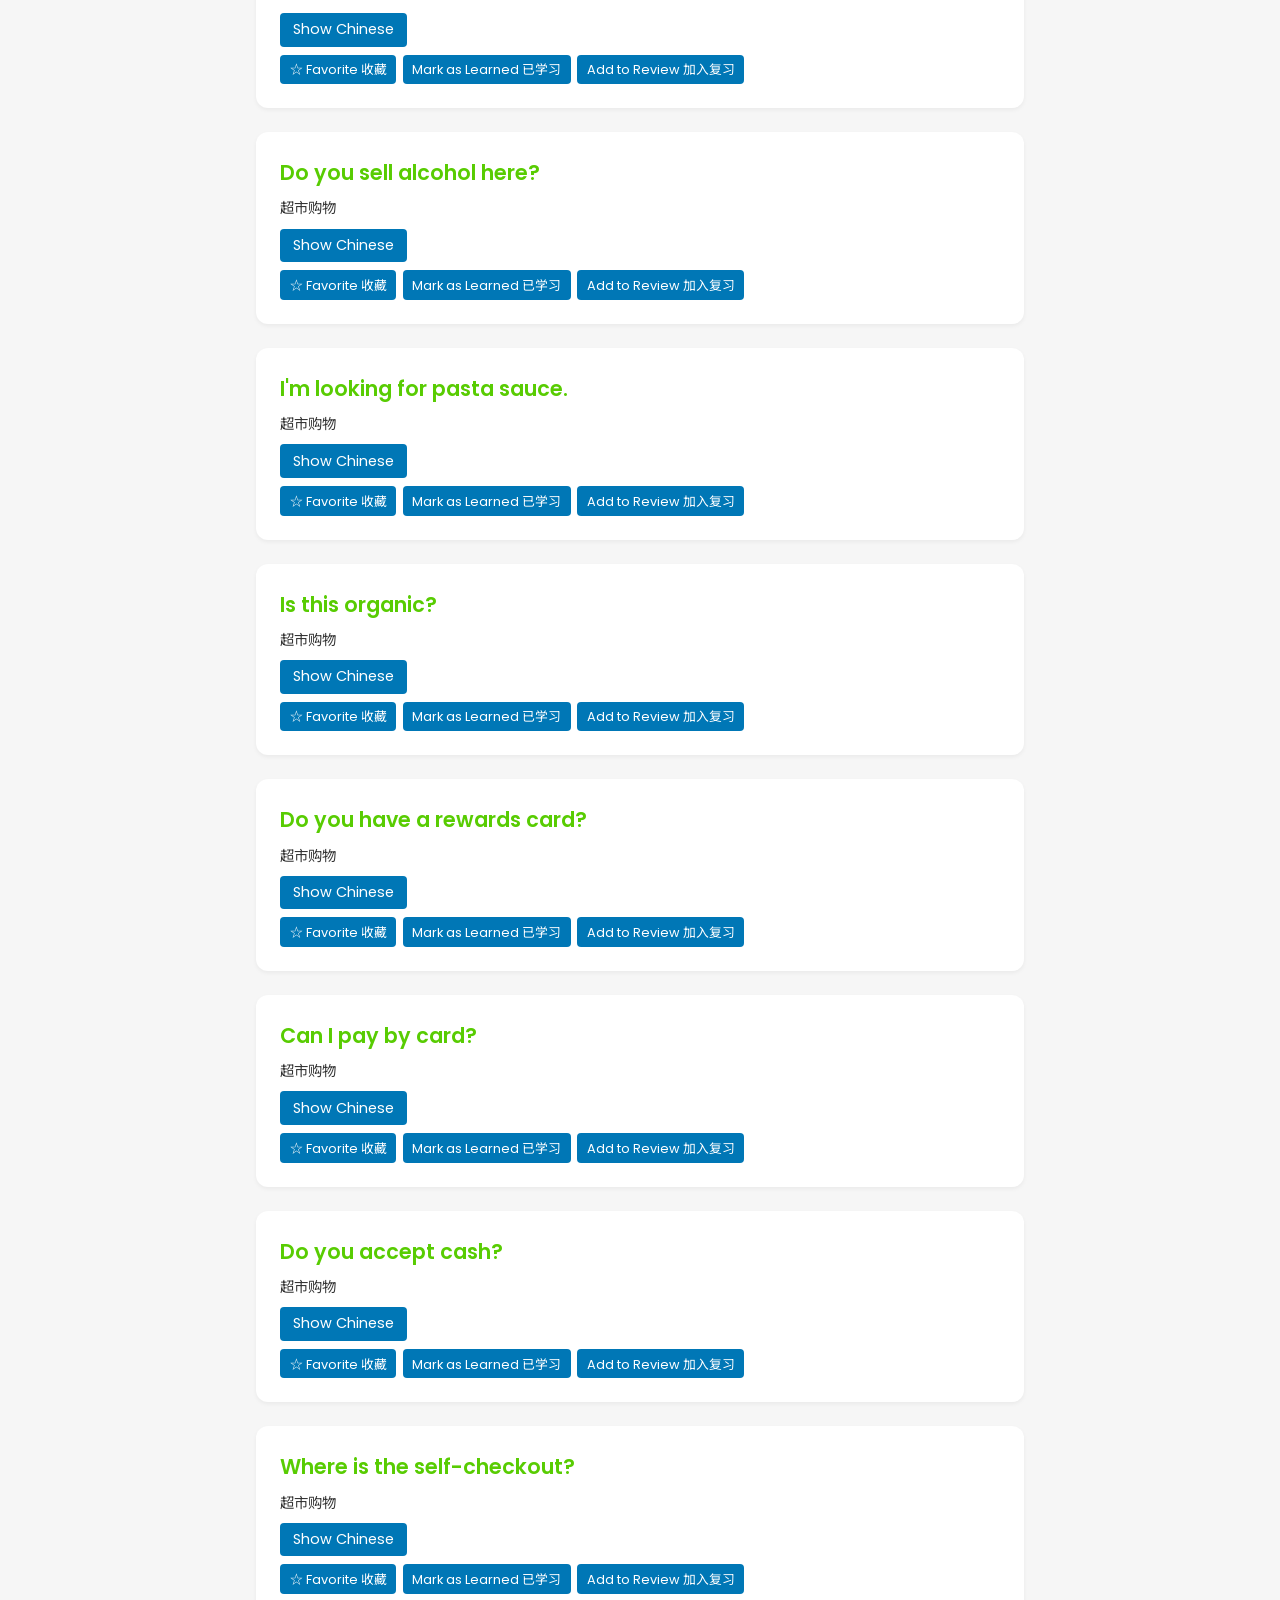
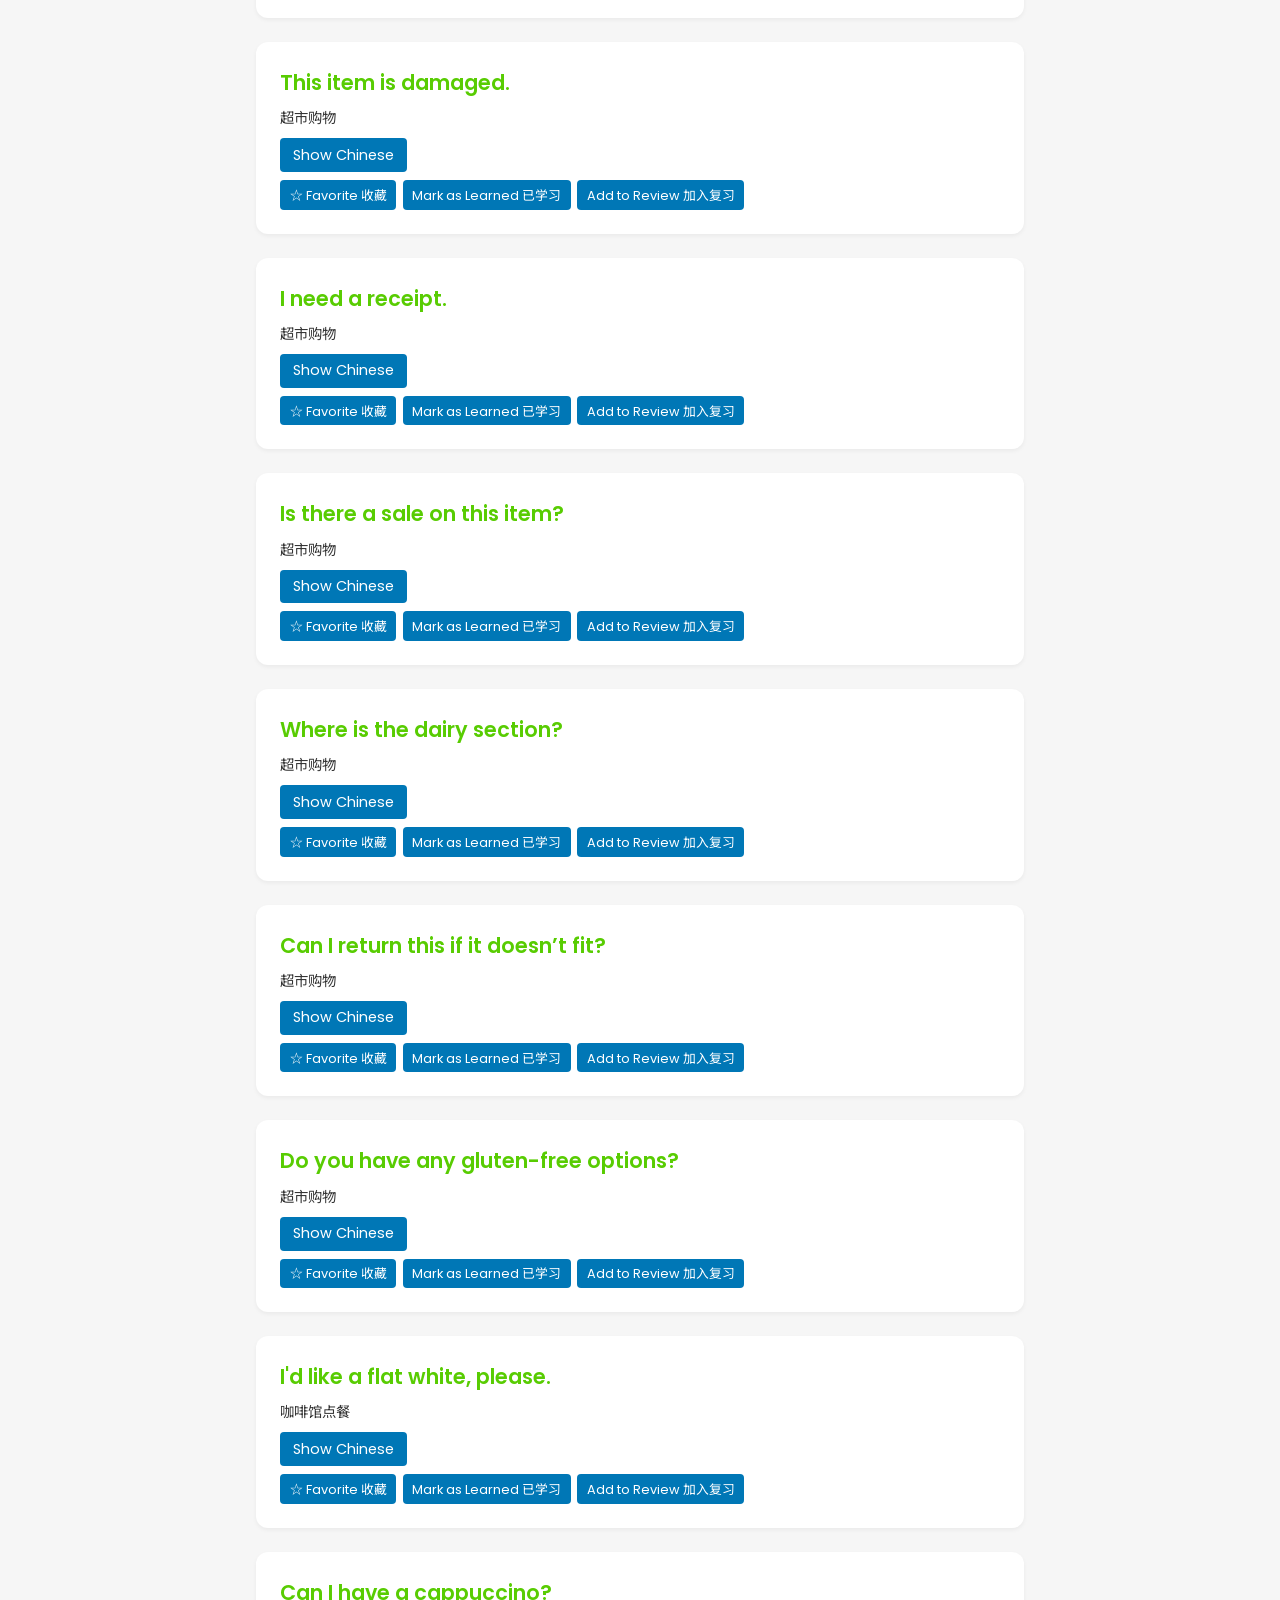
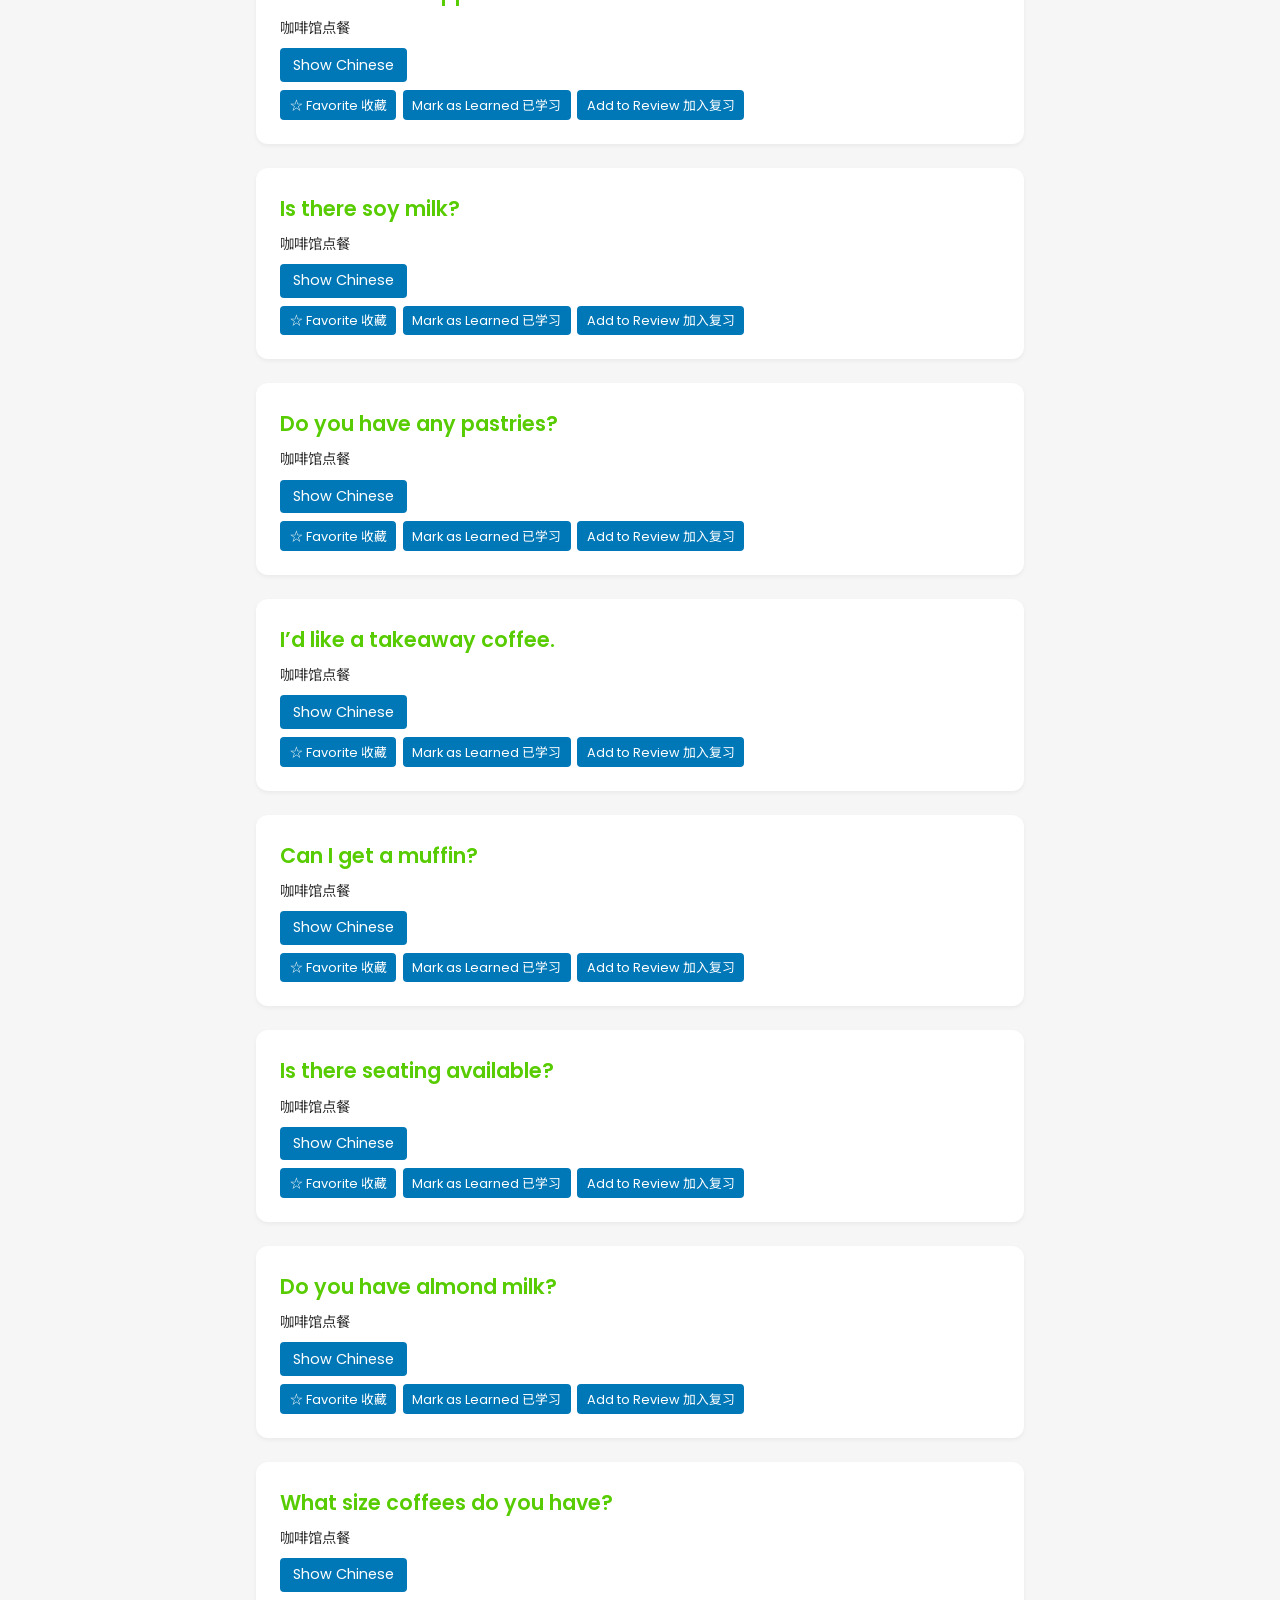
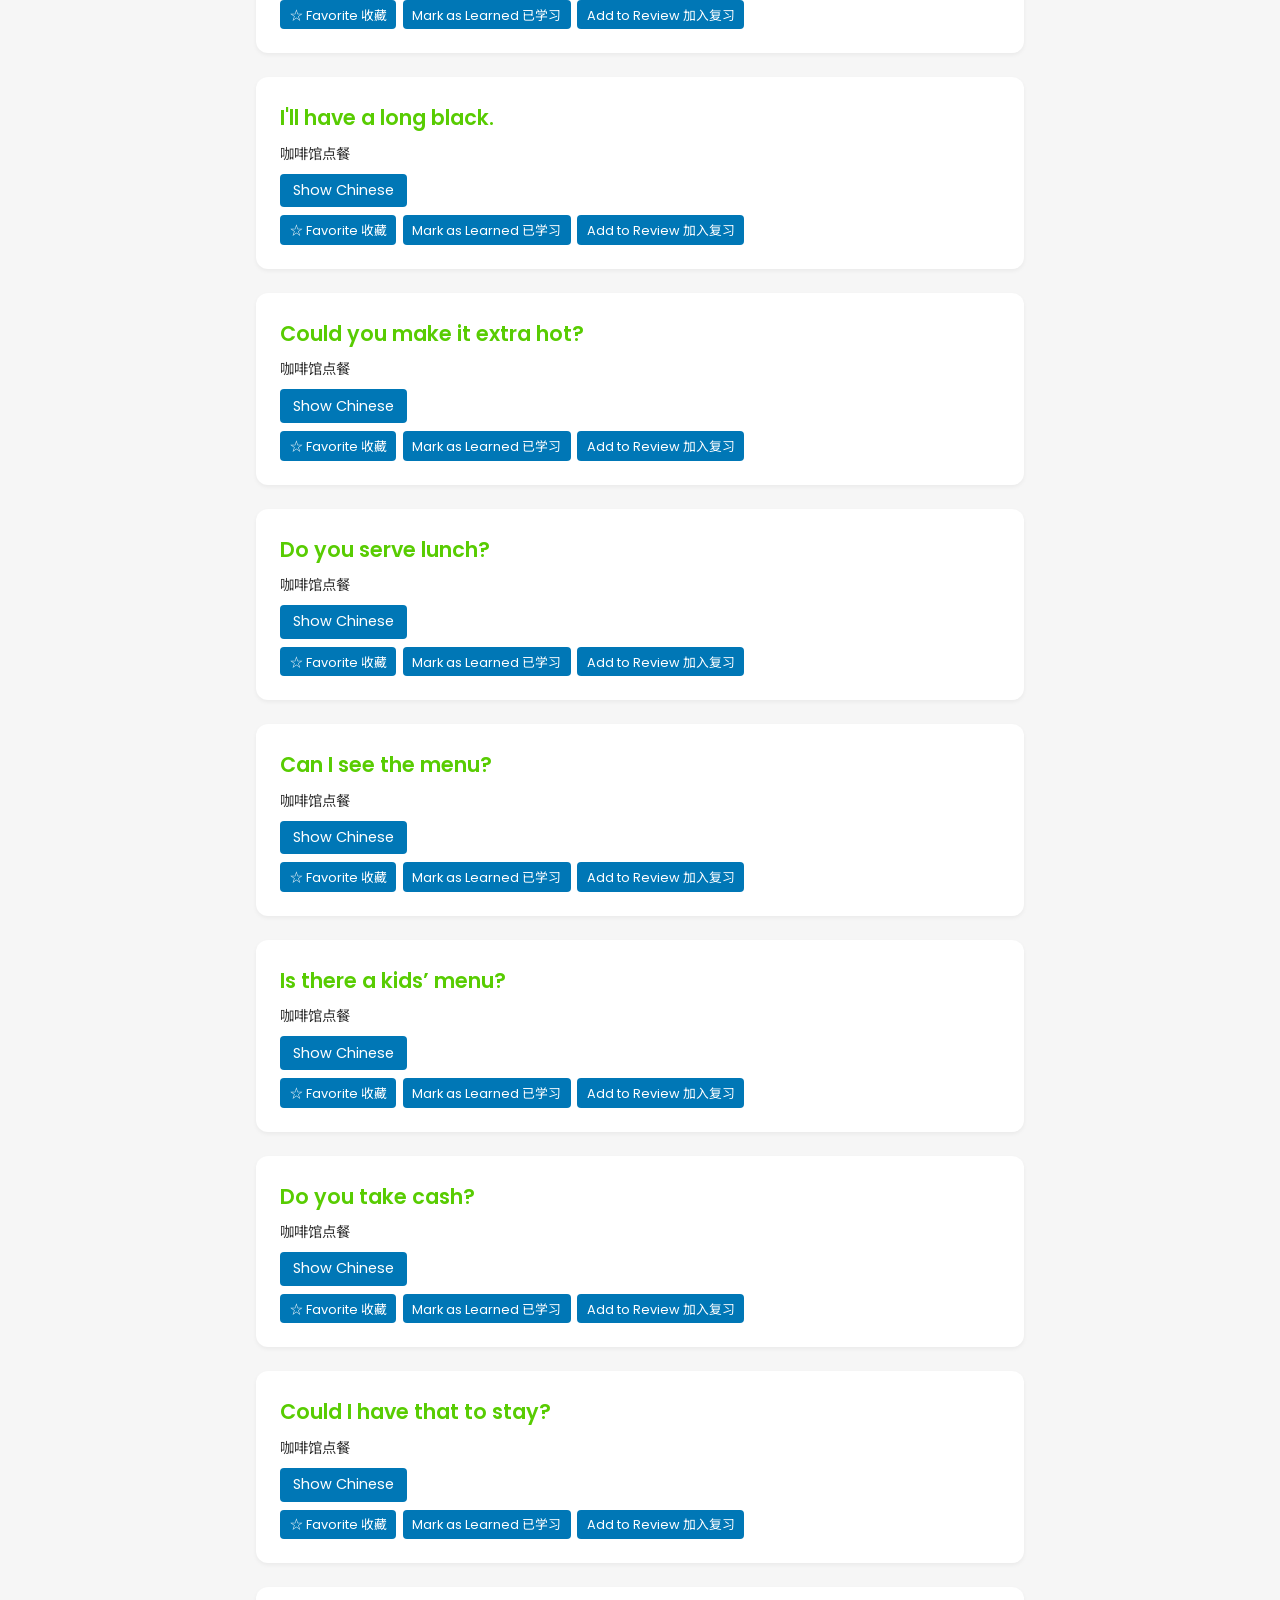
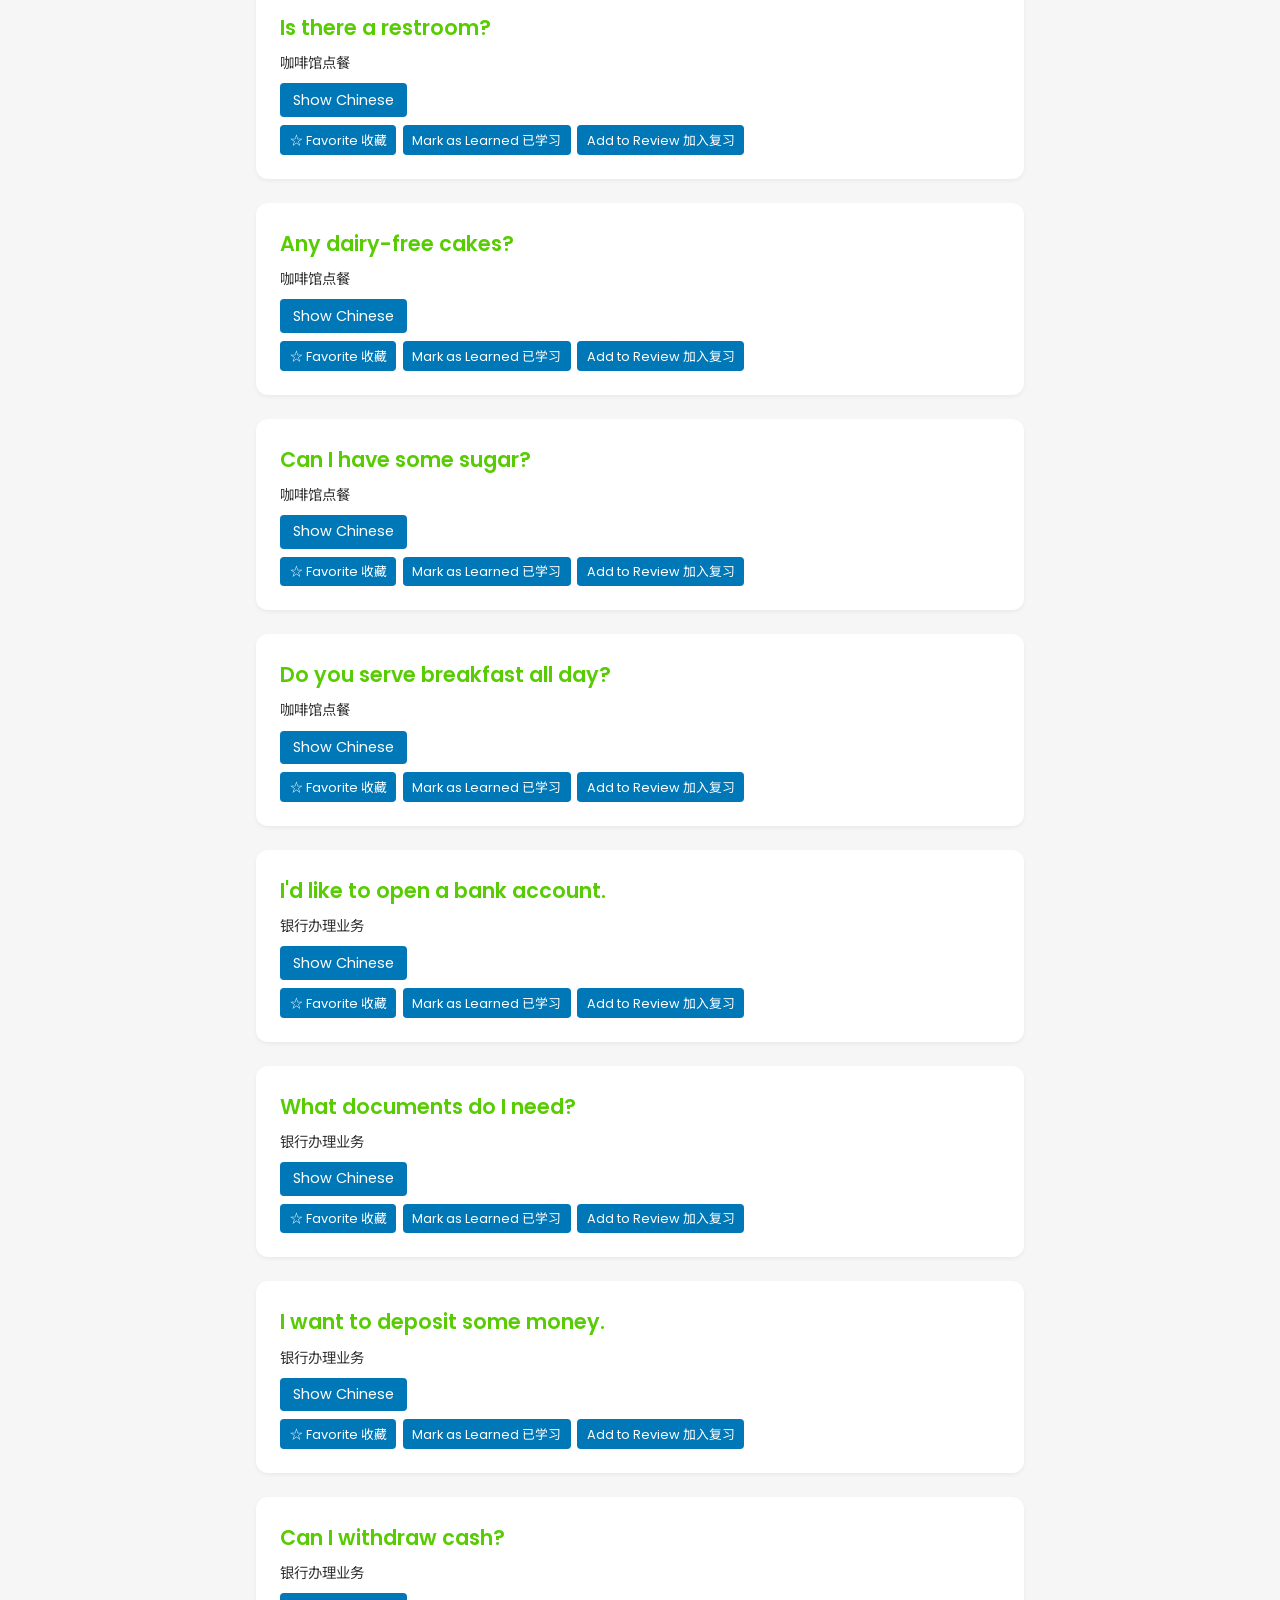
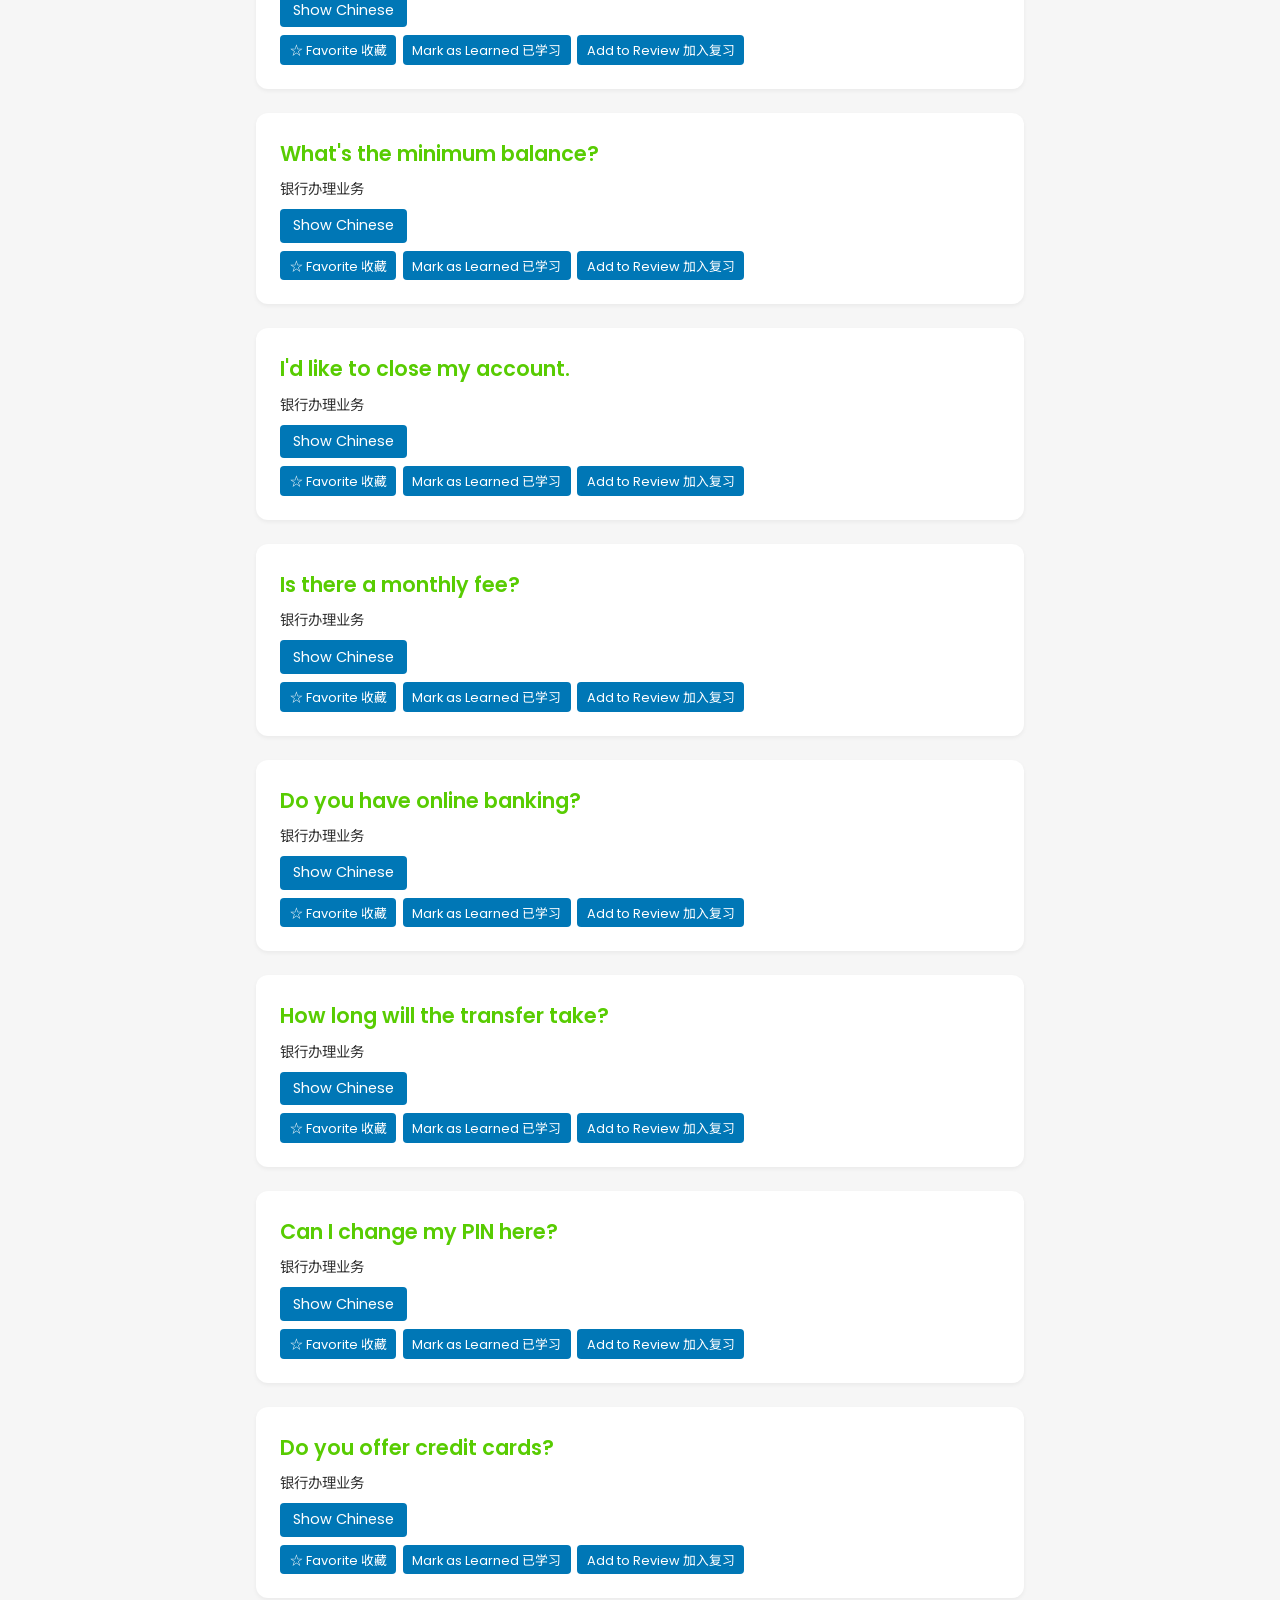
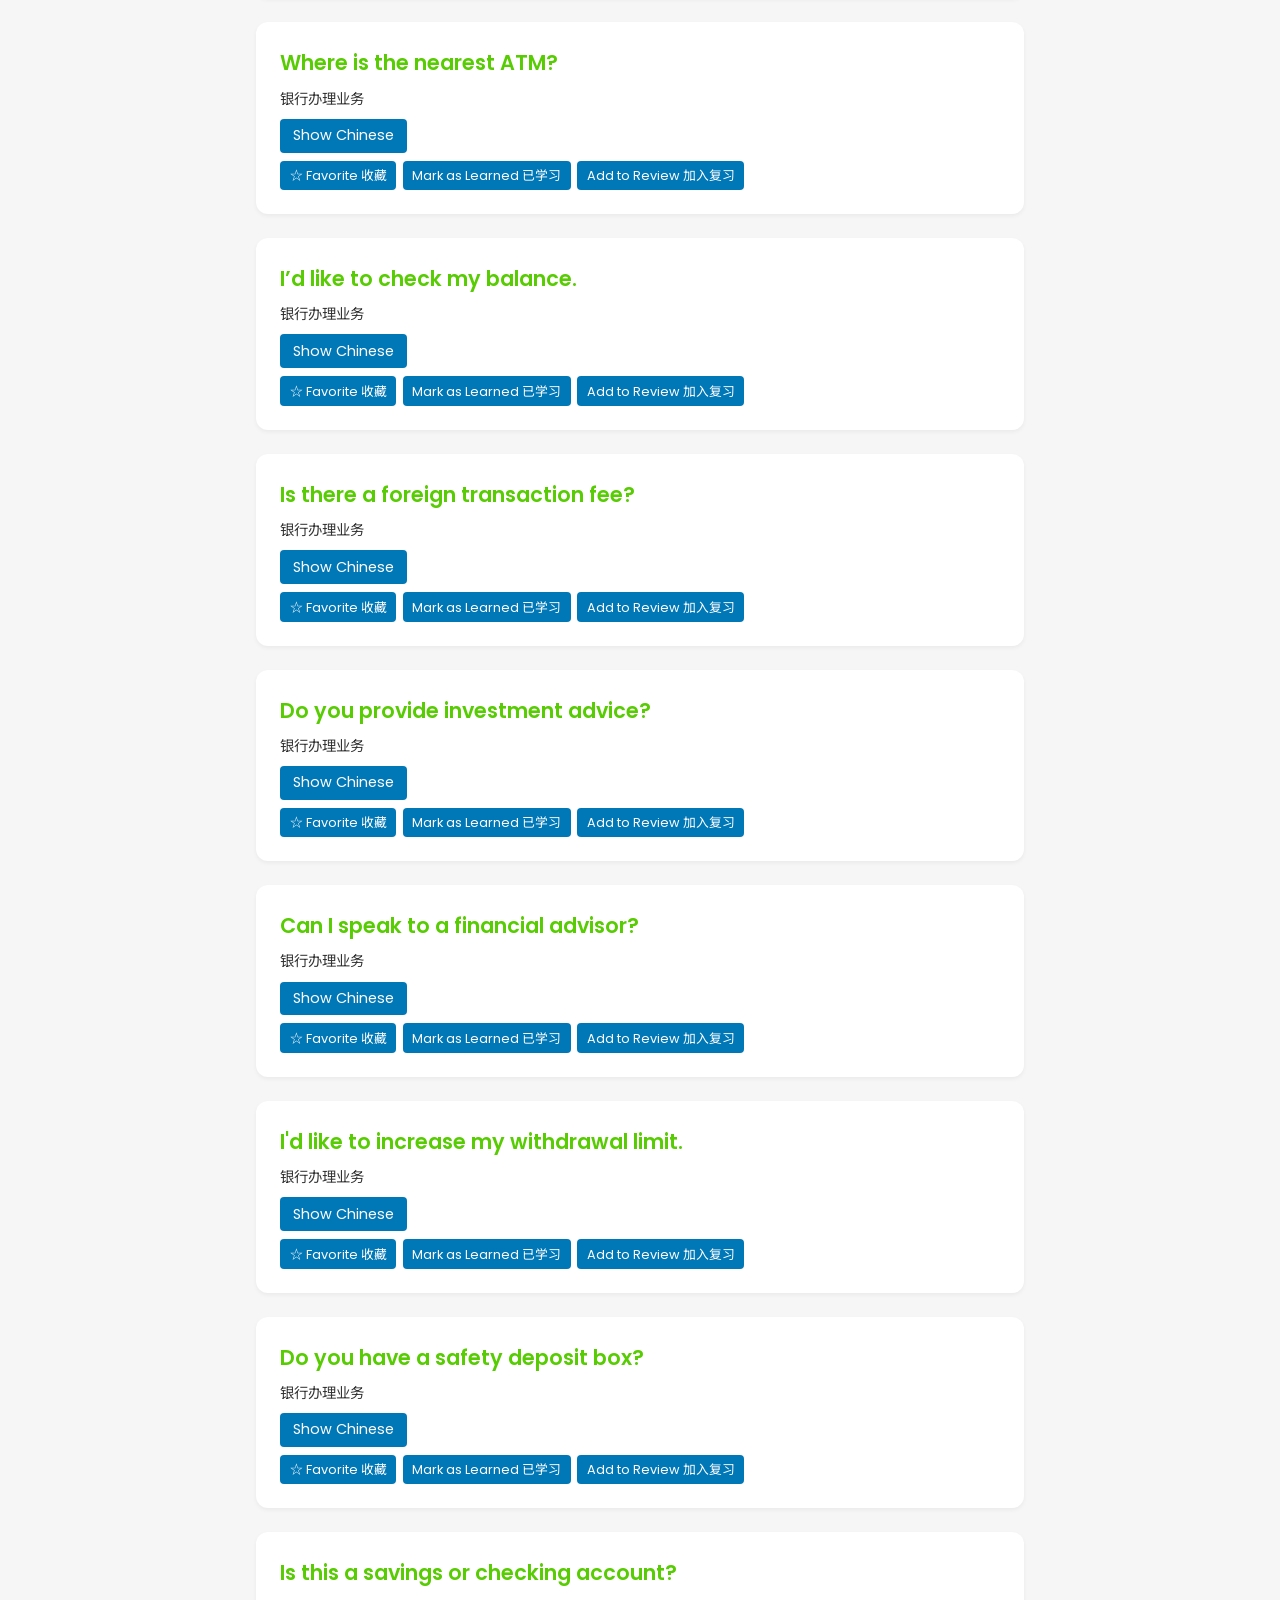
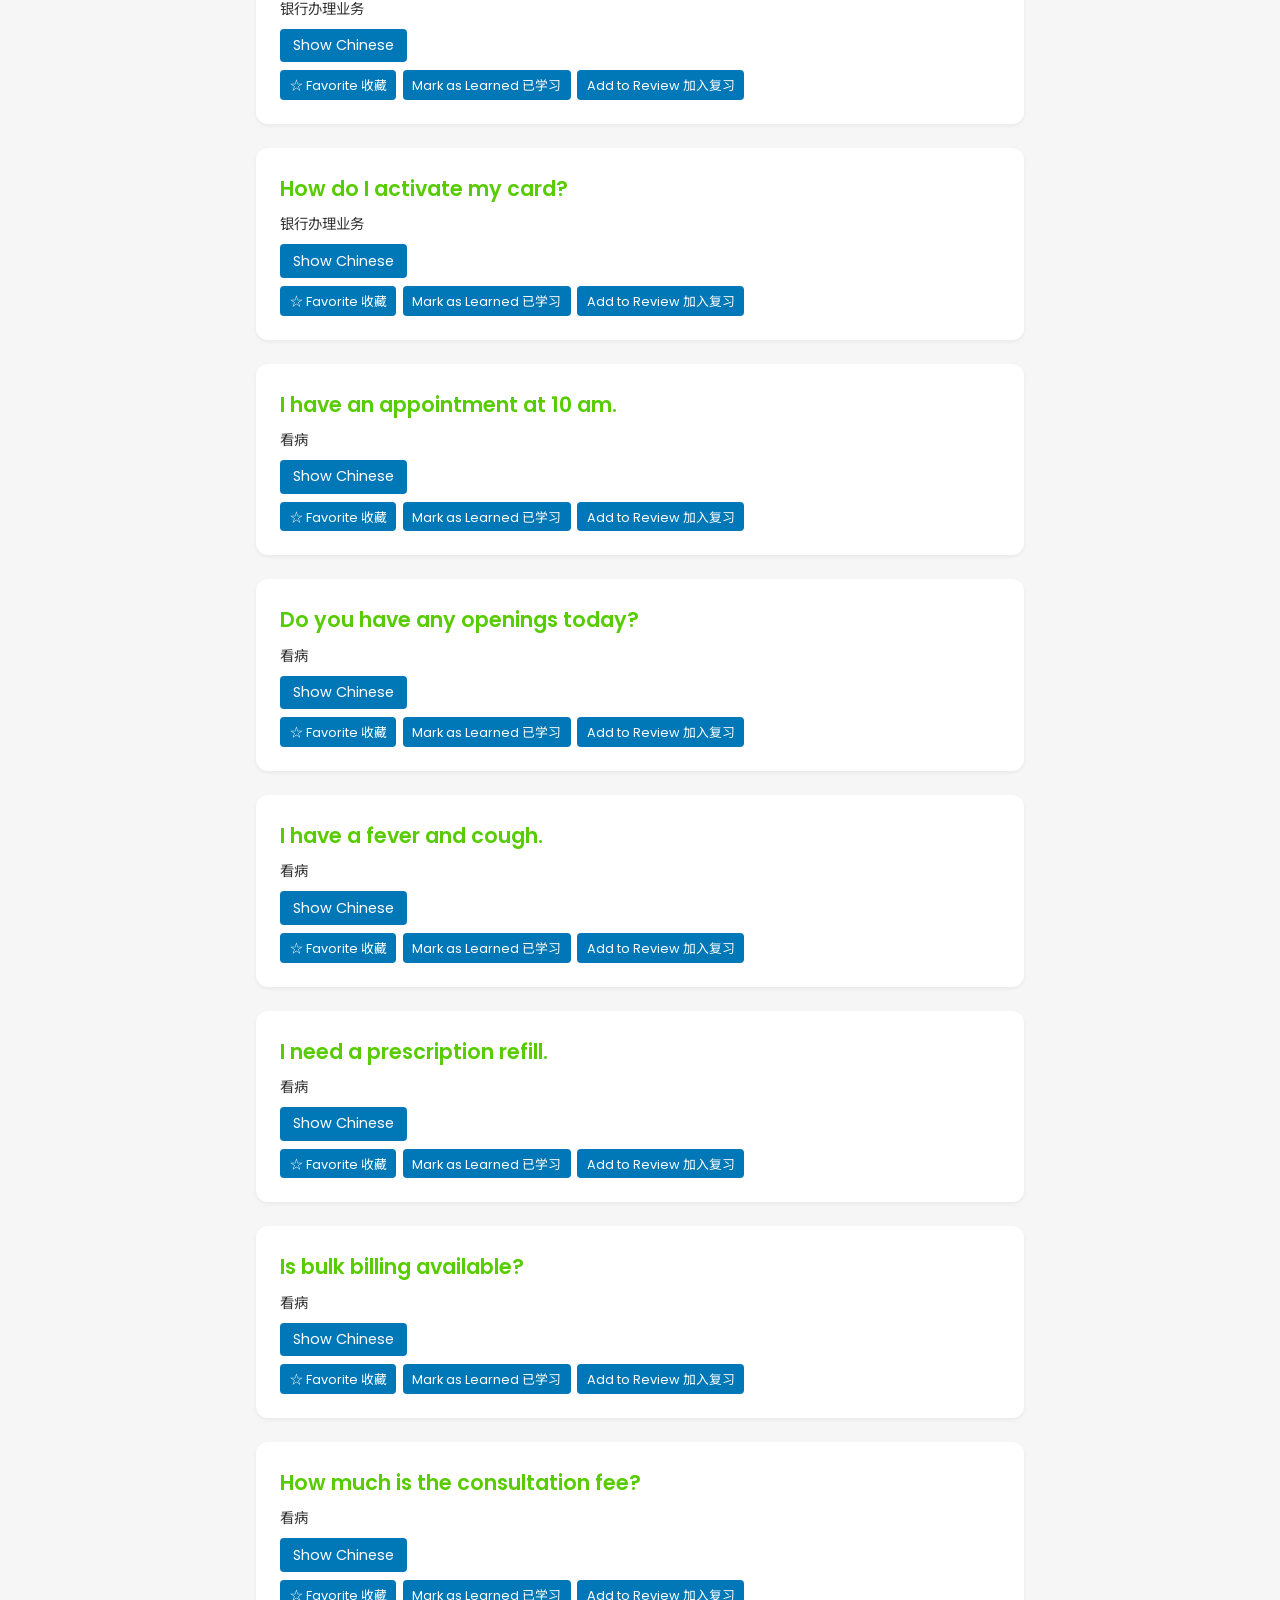
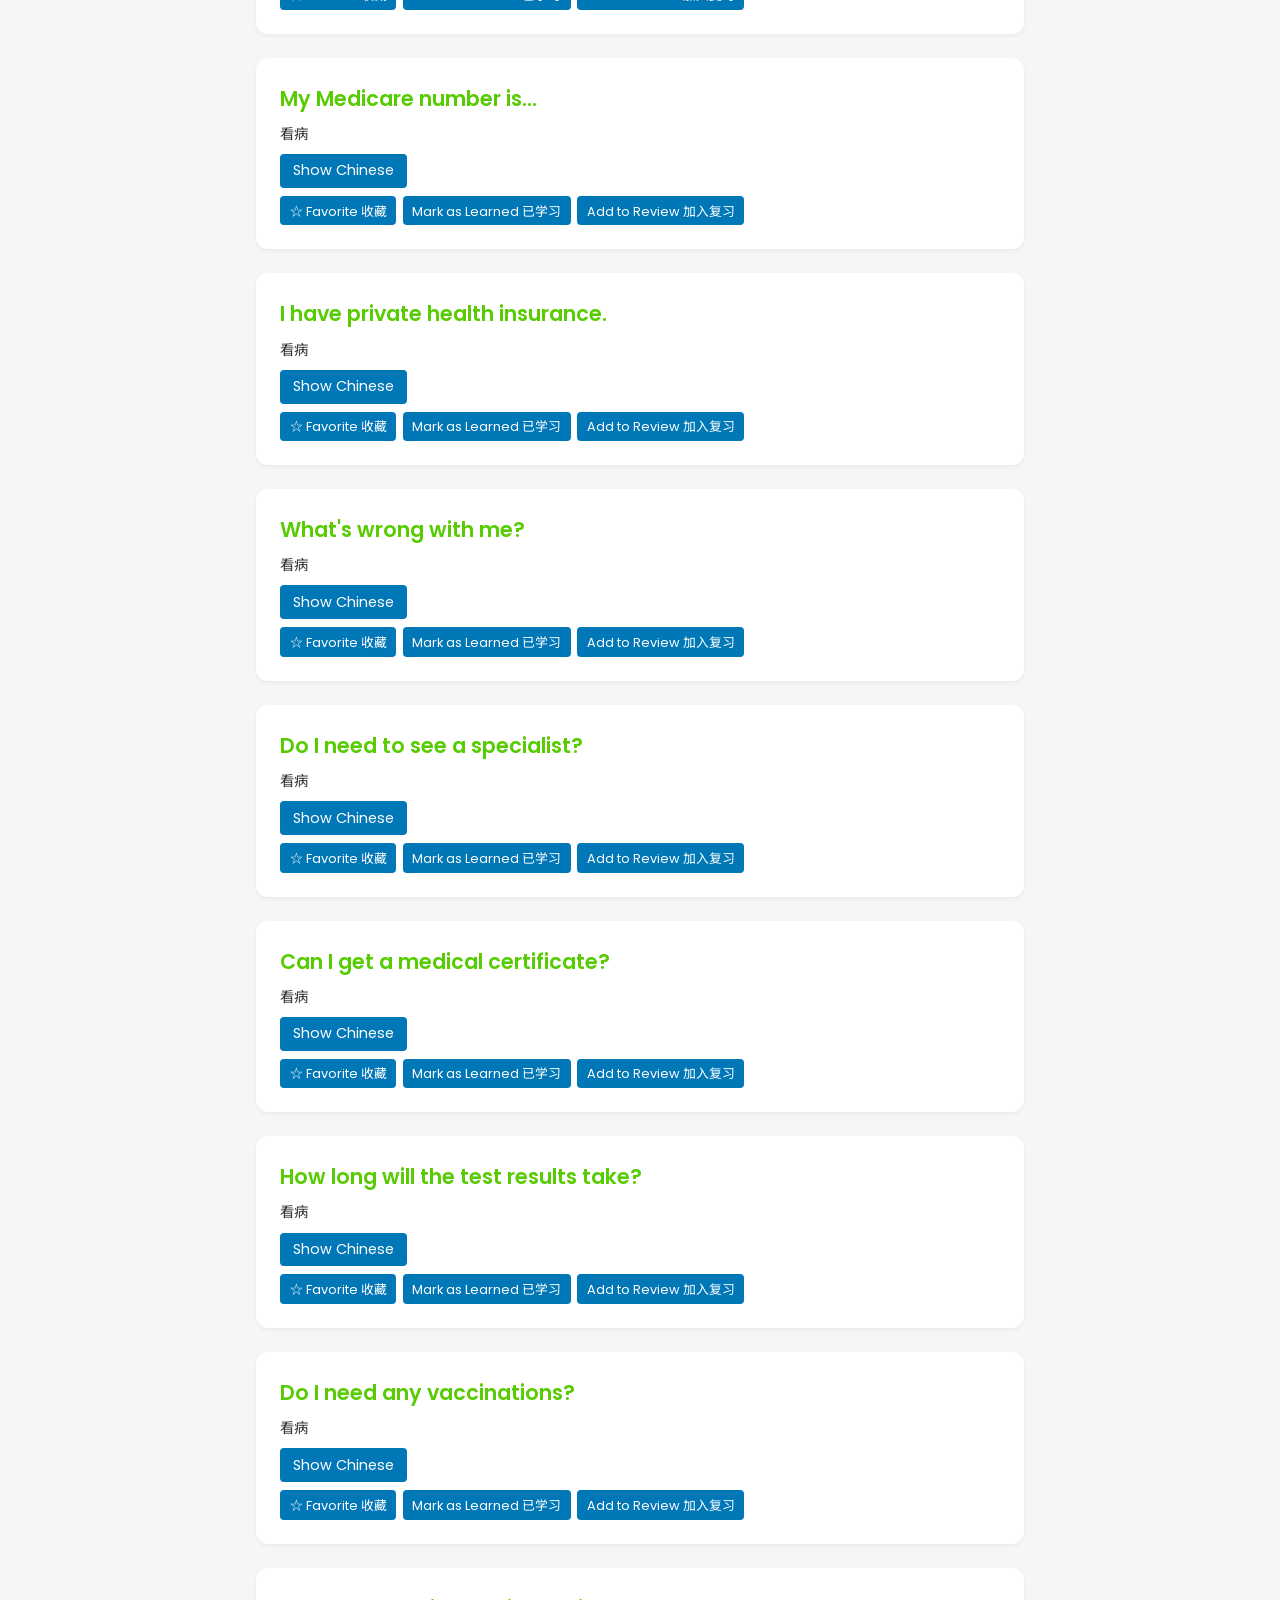
<file: life.html>
<!DOCTYPE html>
<html lang="en">
<head>
    <meta charset="UTF-8">
    <meta name="viewport" content="width=device-width, initial-scale=1.0">
    <title>Australian Life | English for Real Australia</title>
    <link rel="stylesheet" href="css/style.css">
    <link rel="preconnect" href="https://fonts.googleapis.com">
    <link rel="preconnect" href="https://fonts.gstatic.com" crossorigin>
    <link href="https://fonts.googleapis.com/css2?family=Poppins:wght@300;400;600&family=Noto+Sans+SC:wght@400;700&display=swap" rel="stylesheet">
    <!-- PWA manifest and meta tags -->
    <link rel="manifest" href="manifest.json">
    <meta name="theme-color" content="#2272C9">
    <meta name="apple-mobile-web-app-capable" content="yes">
    <meta name="apple-mobile-web-app-status-bar-style" content="default">
    <link rel="apple-touch-icon" href="icons/icon-192.png">
</head>
<body data-page="life">
    <header>
        <nav class="navbar">
            <div class="brand">English for Real Australia</div>
            <button class="menu-toggle" aria-label="Toggle navigation">
                <span class="bar"></span>
                <span class="bar"></span>
                <span class="bar"></span>
            </button>
            <ul class="nav-links">
                <li><a href="index.html">Home</a></li>
                <li><a href="daily.html">Daily English</a></li>
                <li><a href="childcare.html">Childcare English</a></li>
                <li><a href="nursing.html">Nursing English</a></li>
                <li><a href="life.html" class="active">Australian Life</a></li>
                <li><a href="favorites.html">Favorites</a></li>
                <li><a href="review.html">Review Center</a></li>
                <li><a href="search.html">Search</a></li>
            </ul>
        </nav>
    </header>
    <main>
        <!-- 页头 -->
        <section class="section-header">
            <h1>Australian Life</h1>
            <p>Everyday language for living in Australia.</p>
        </section>
        
        <!-- 动态短语区域，将通过脚本生成澳洲生活英语卡片 -->
        <section class="content-container" id="life-container"></section>
    </main>
    <footer>
        <p>&copy; 2026 English for Real Australia</p>
    </footer>
    <!-- 数据文件包含各学习模块的短语数据 -->
    <script src="js/data.js"></script>
    <!-- 主脚本文件 -->
    <script src="js/script.js"></script>
</body>
</html>
</file>
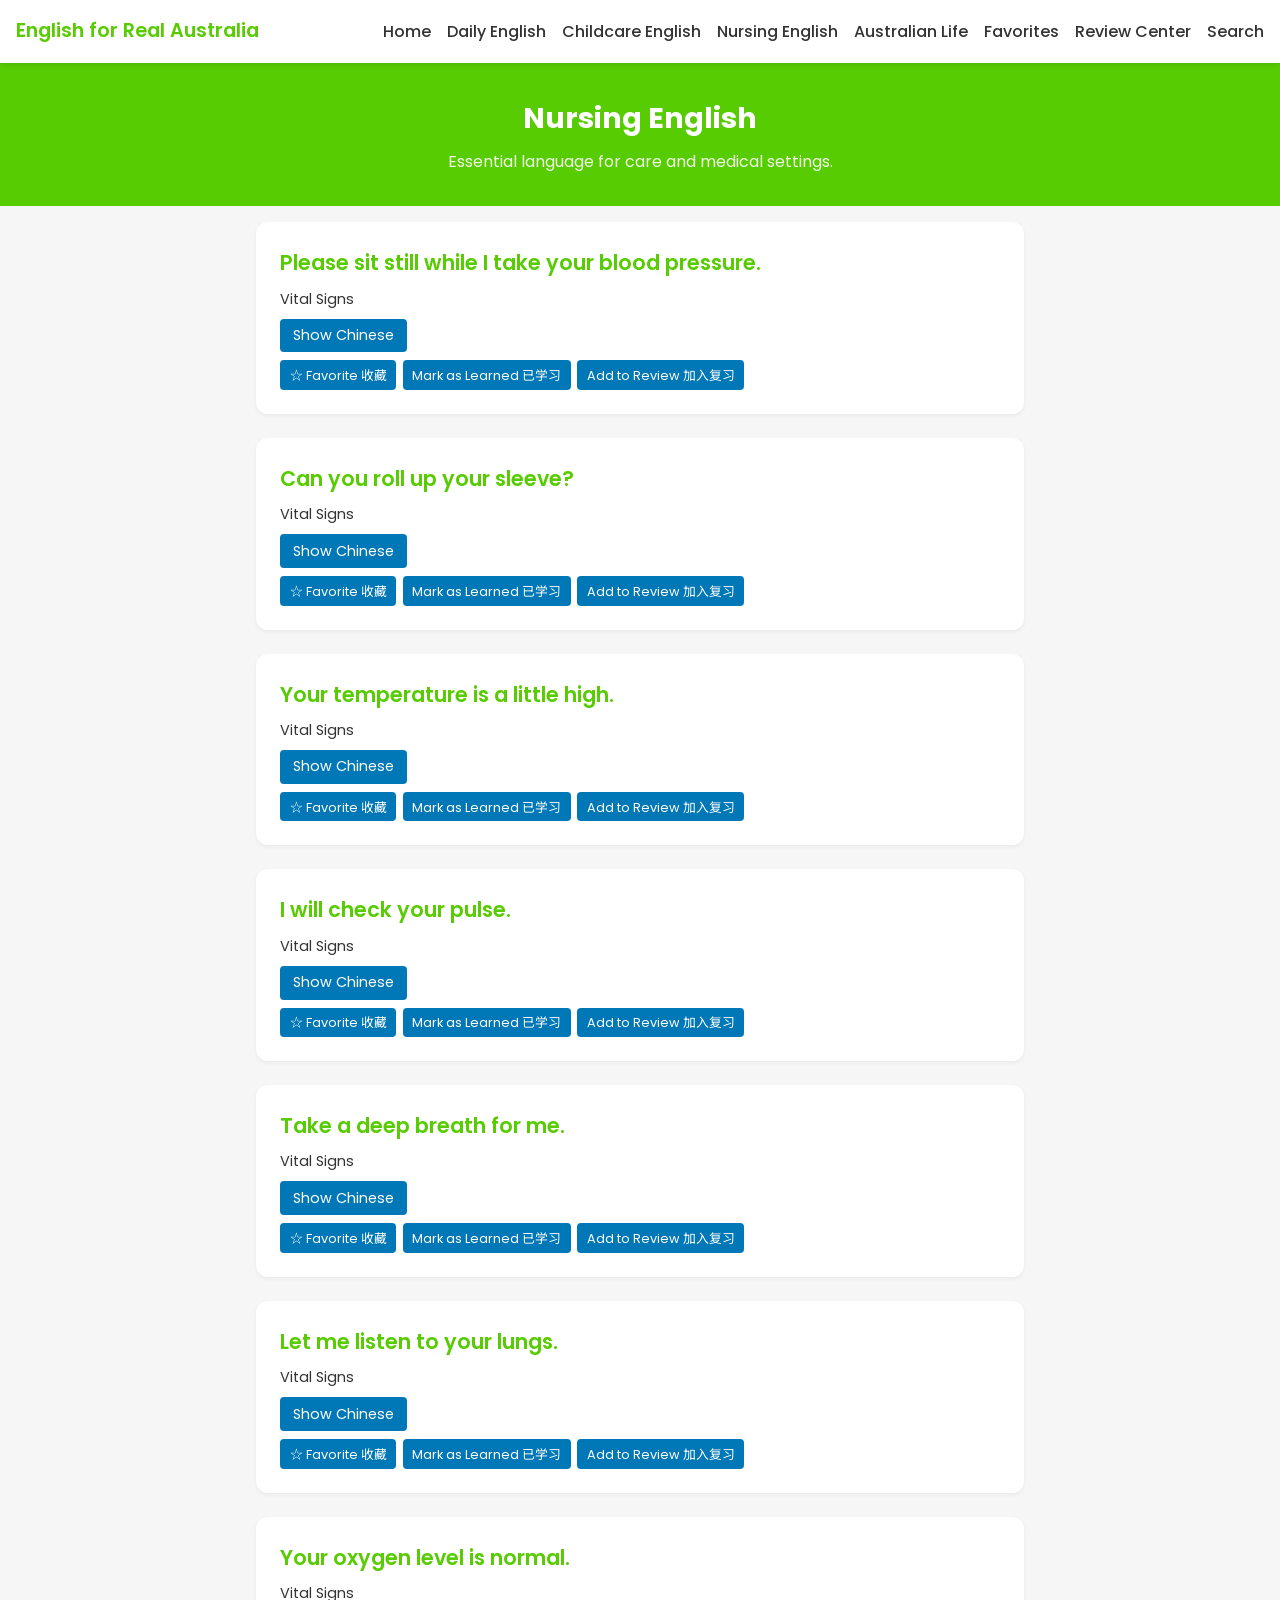
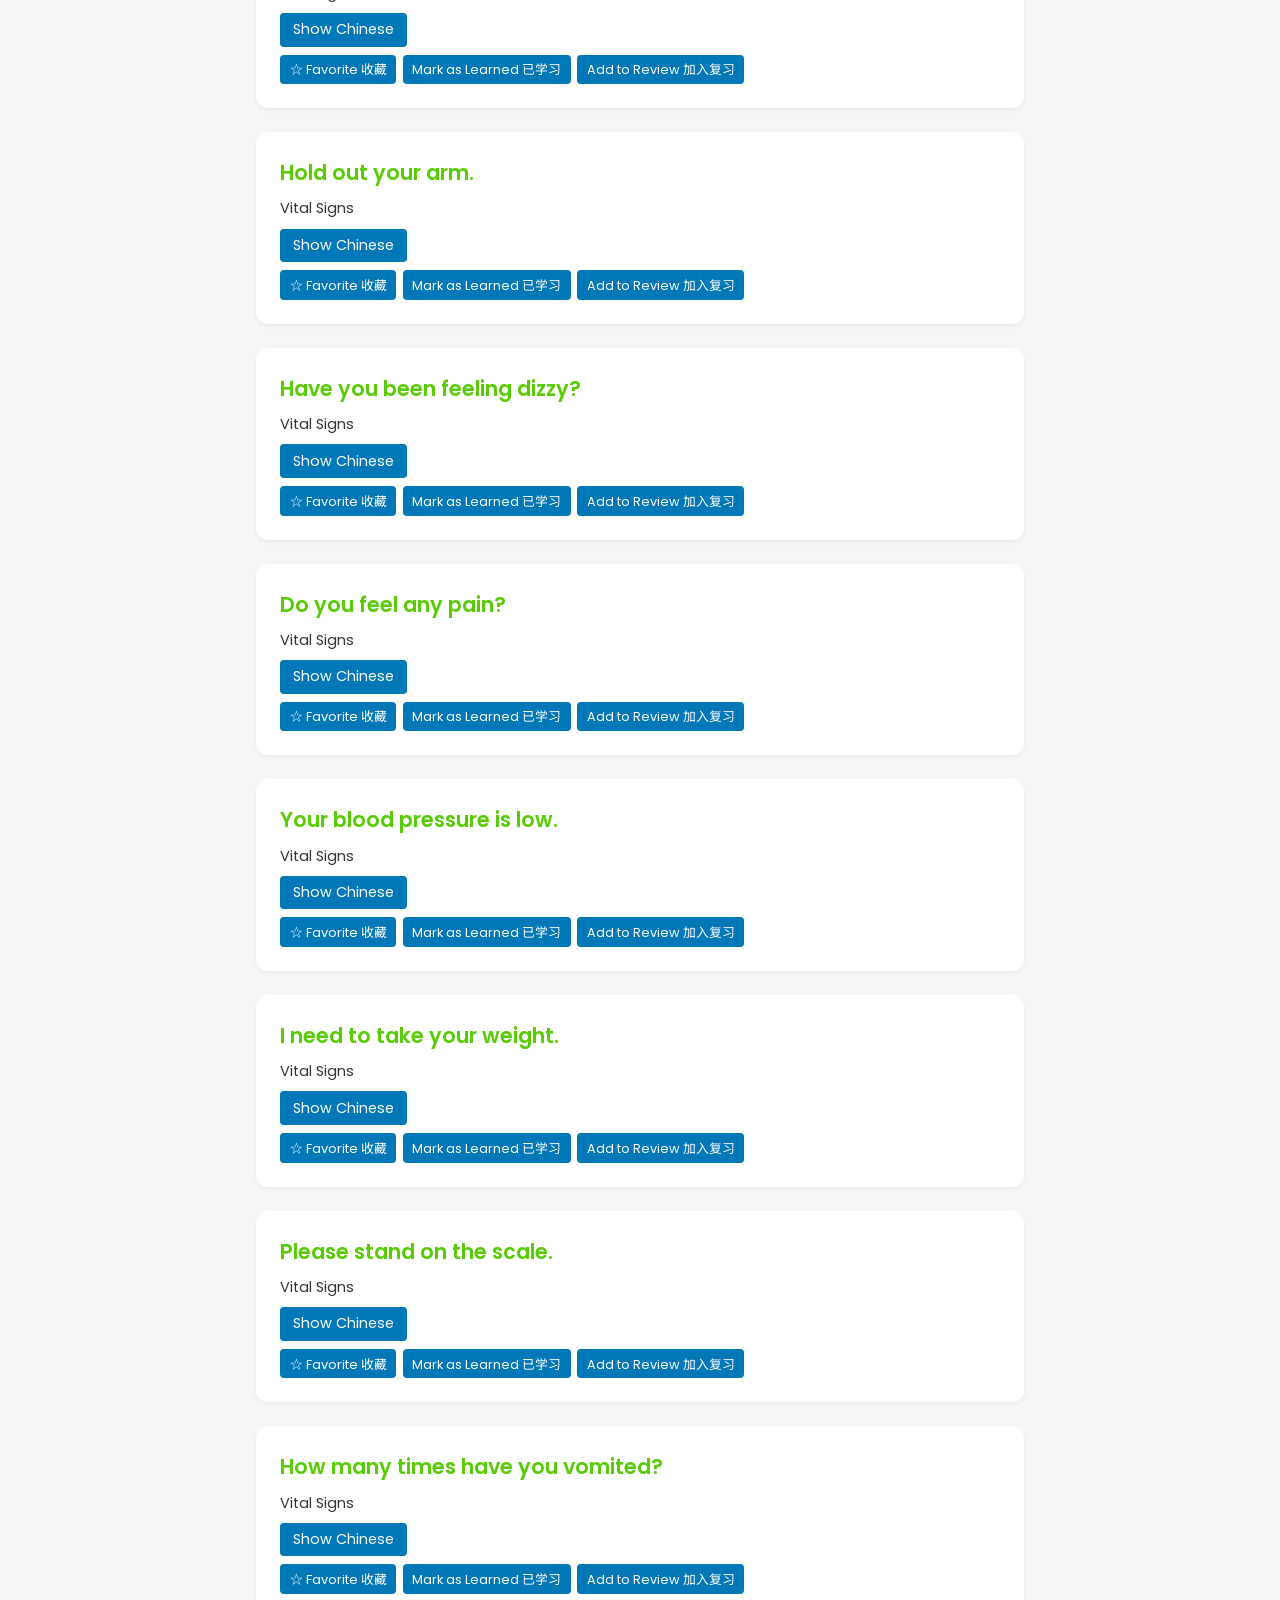
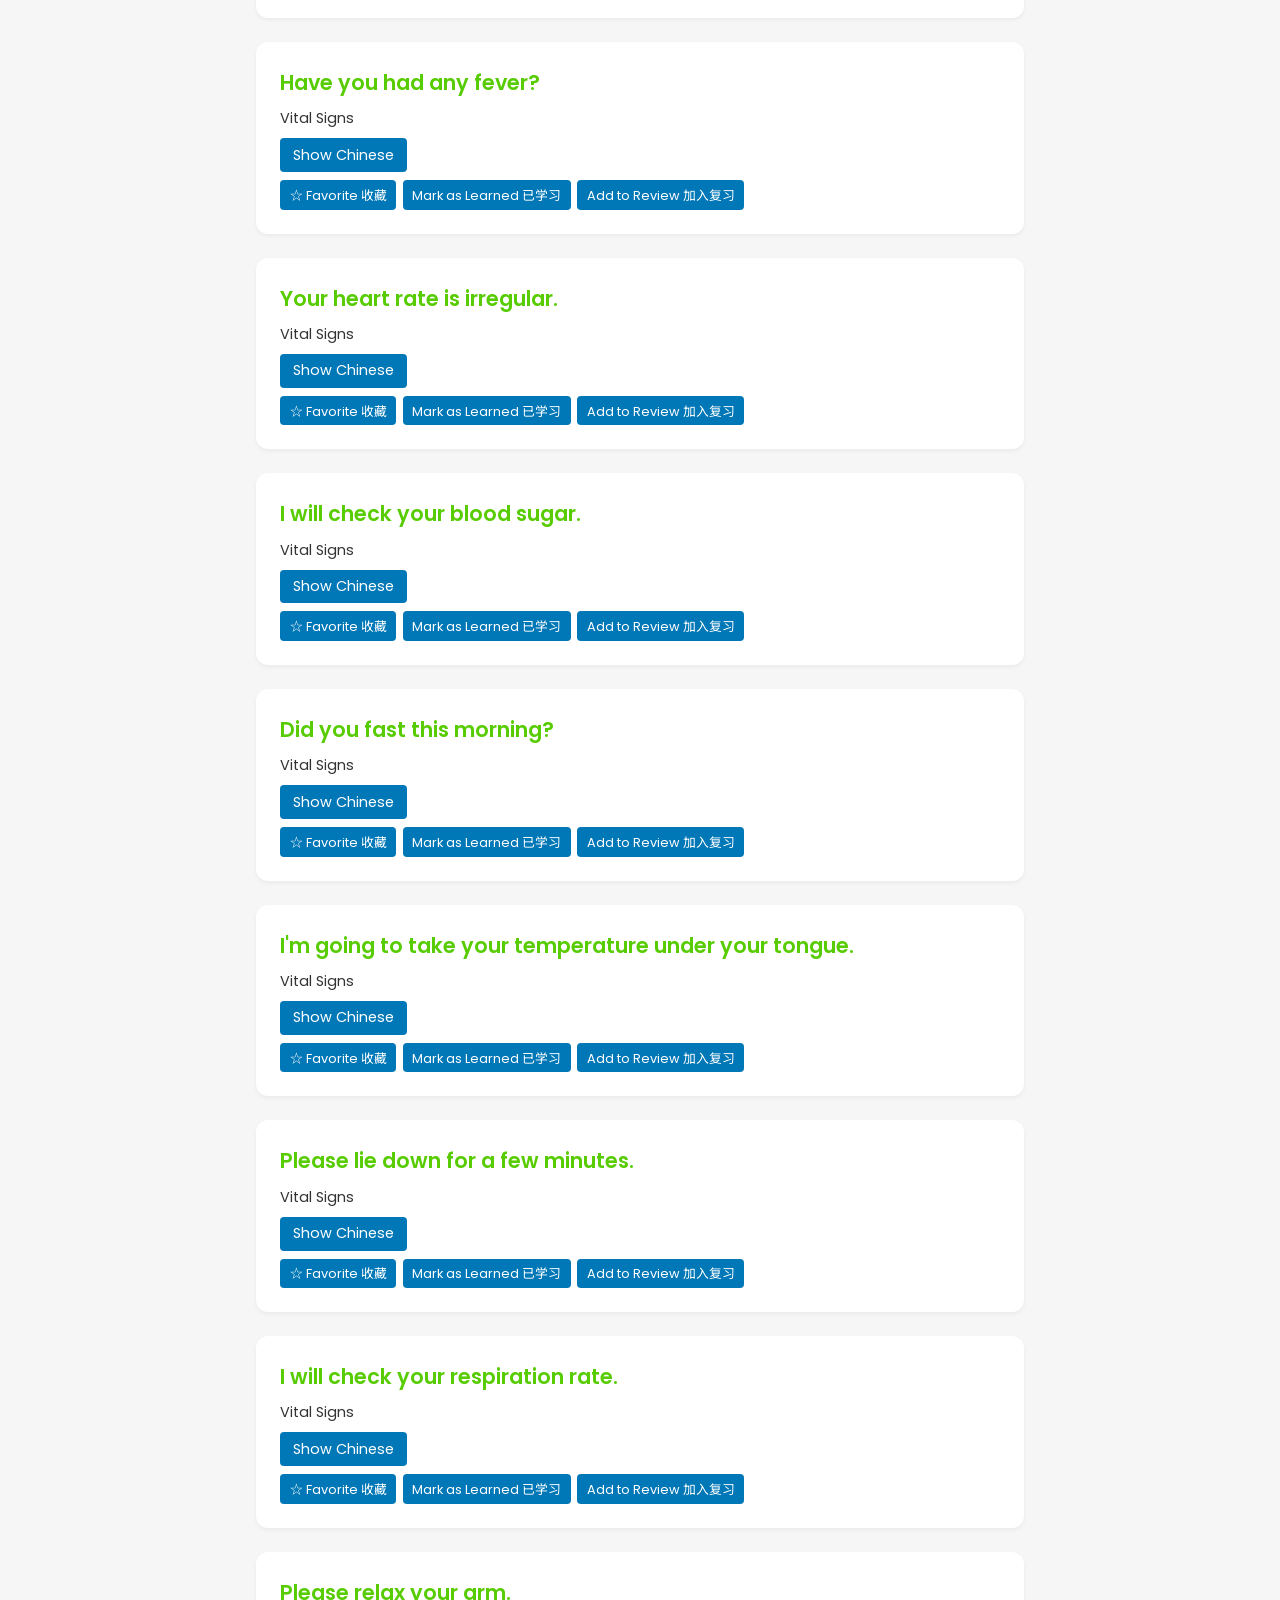
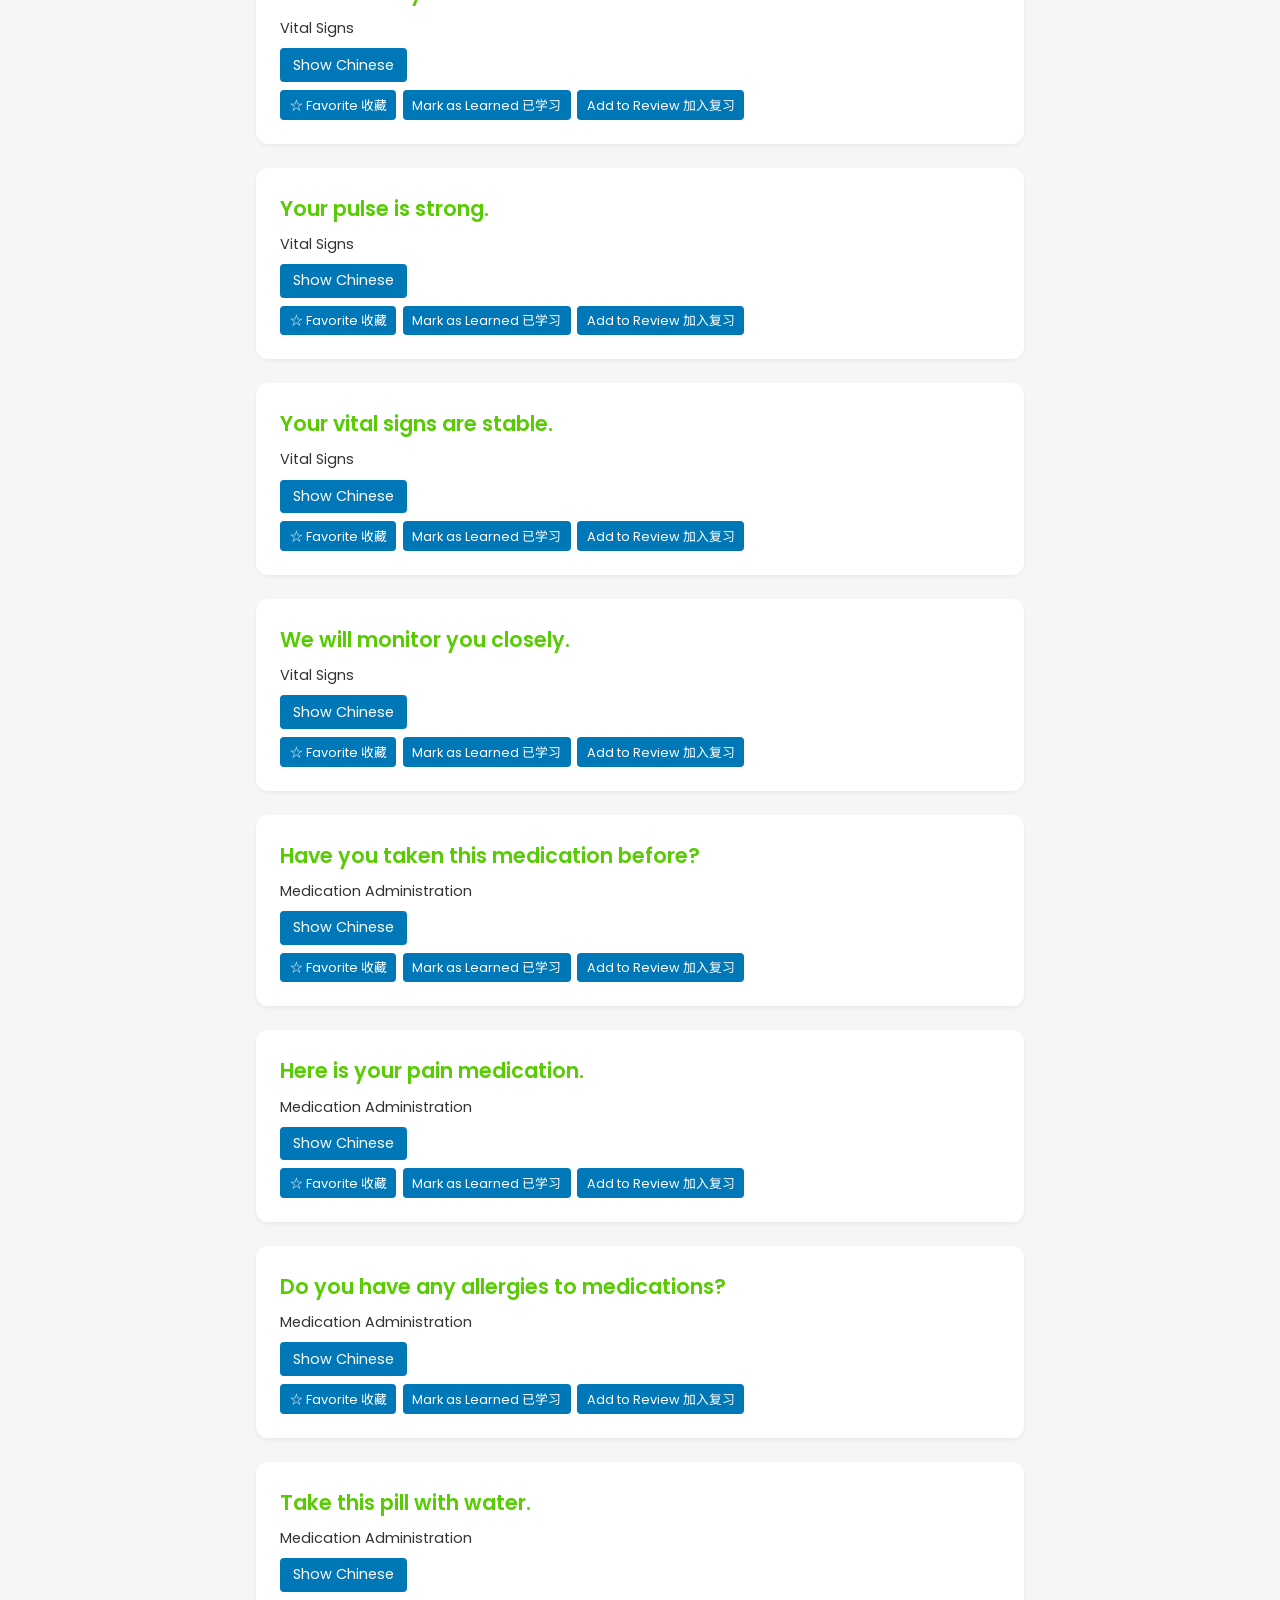
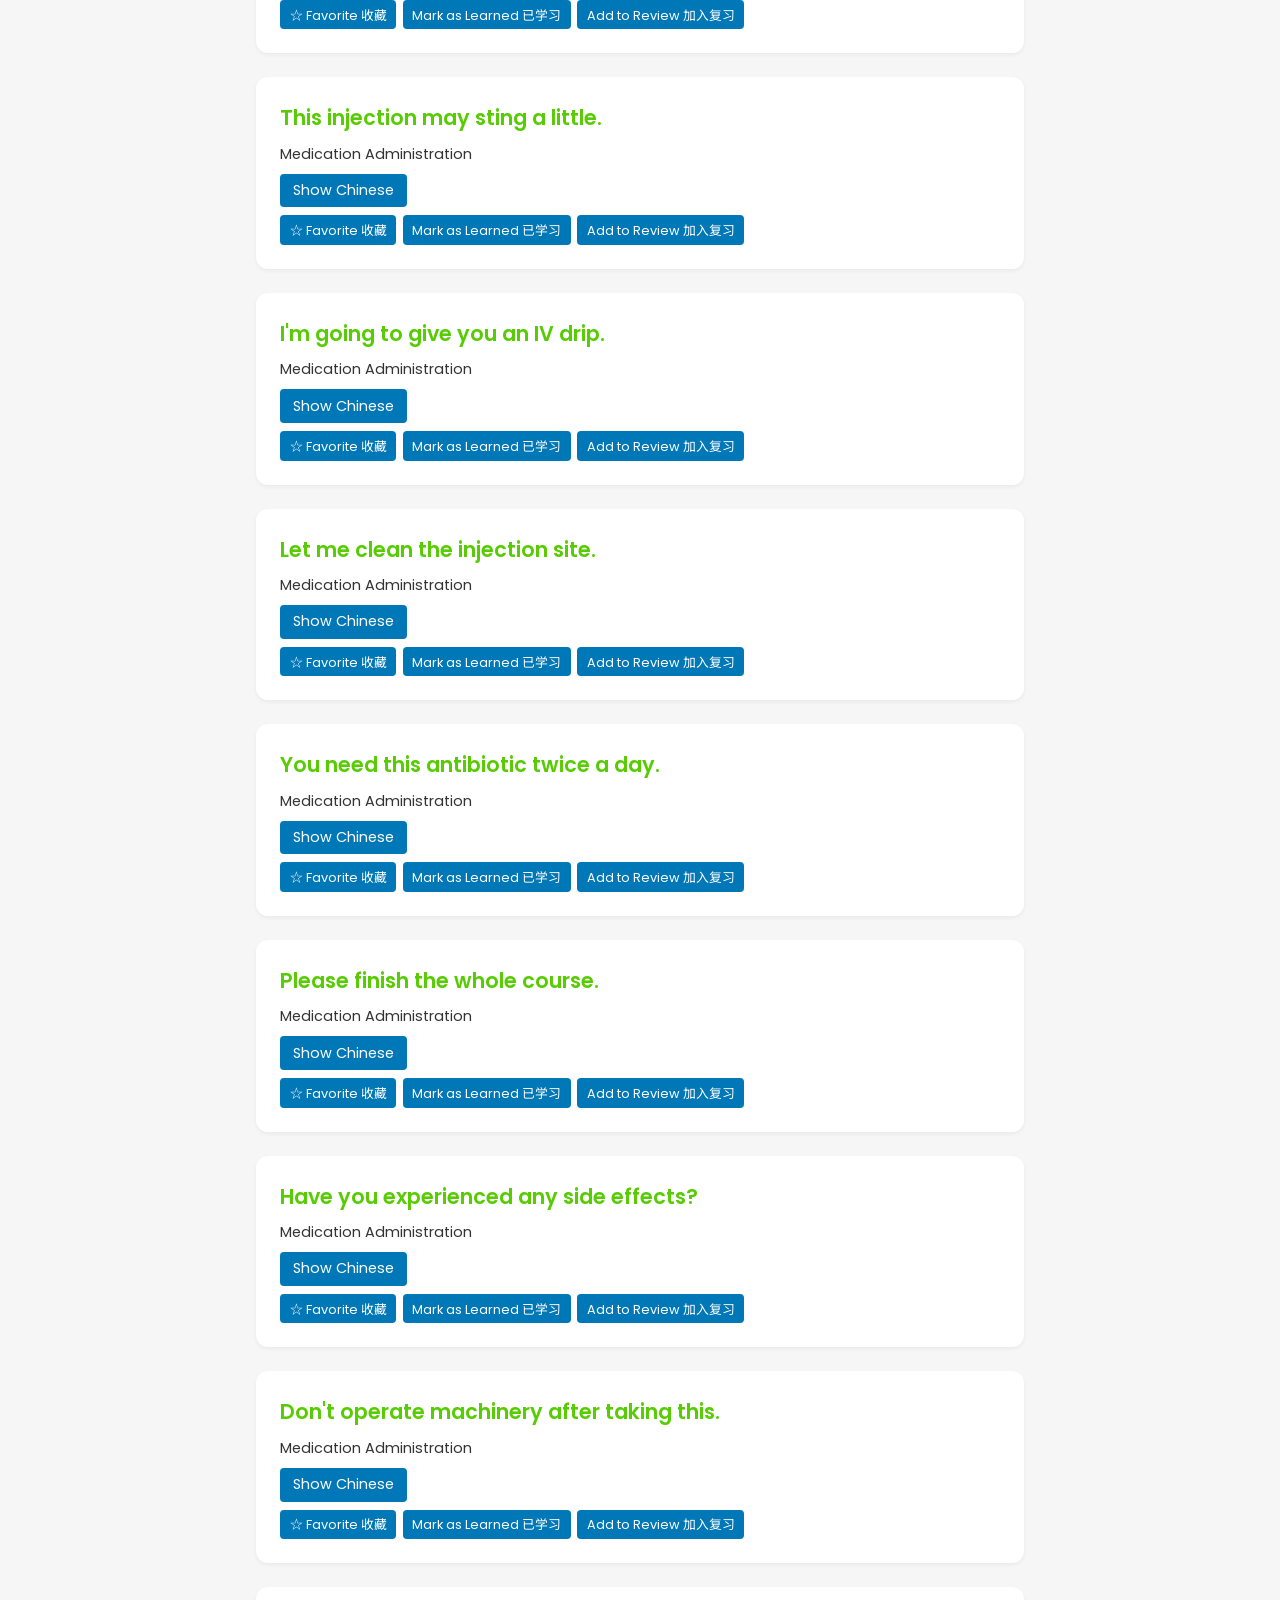
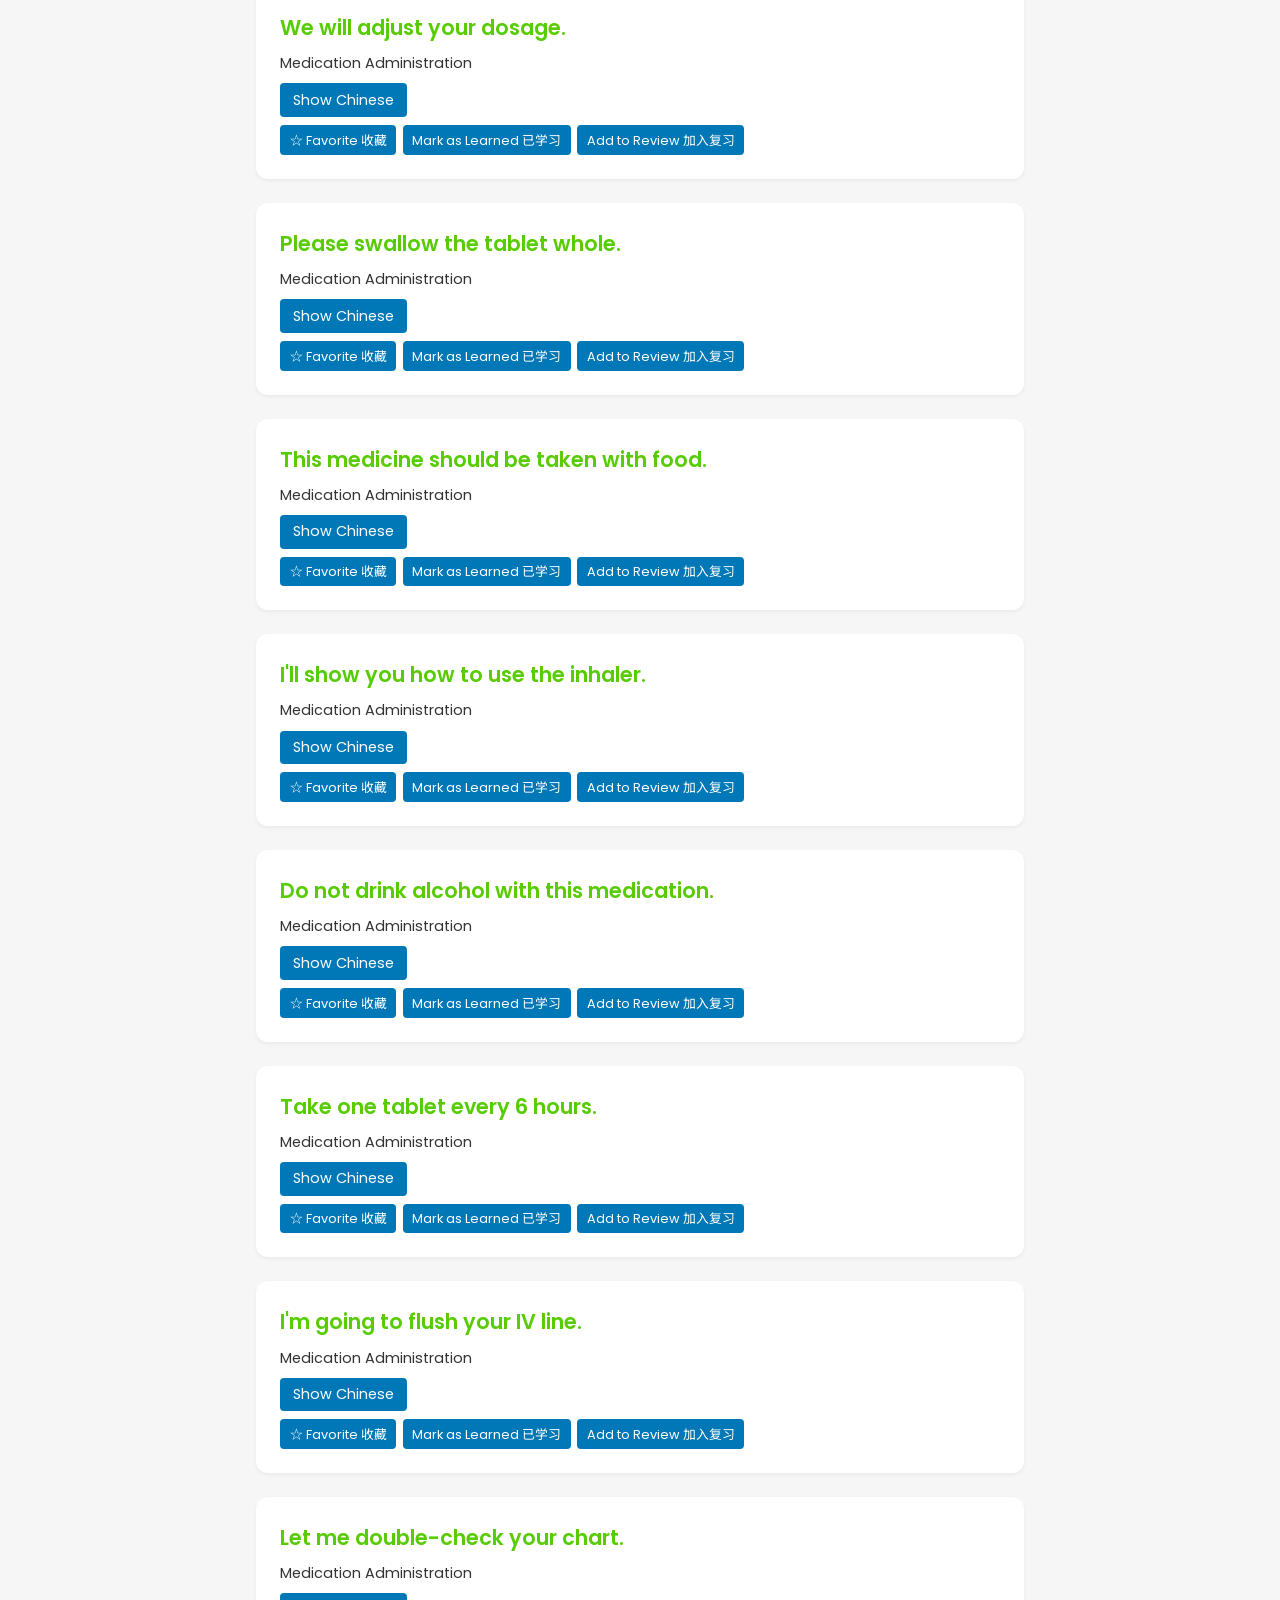
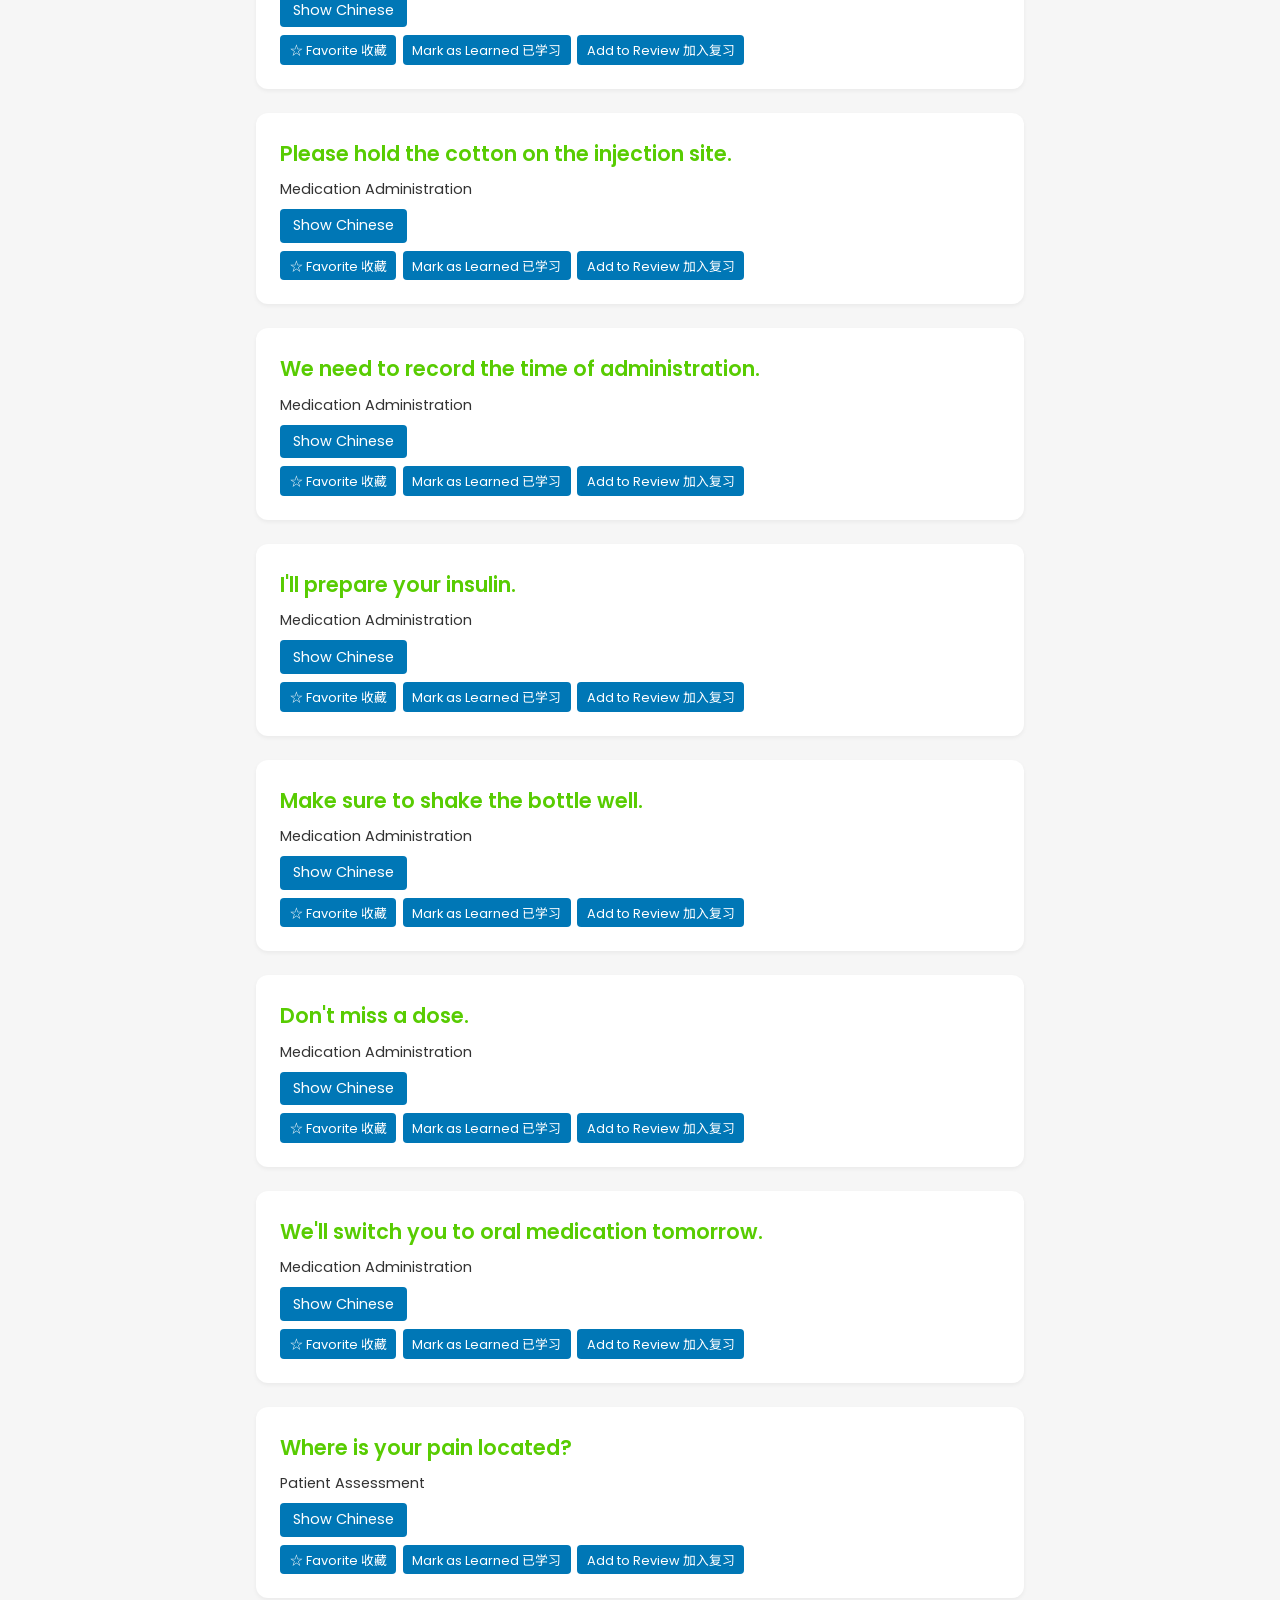
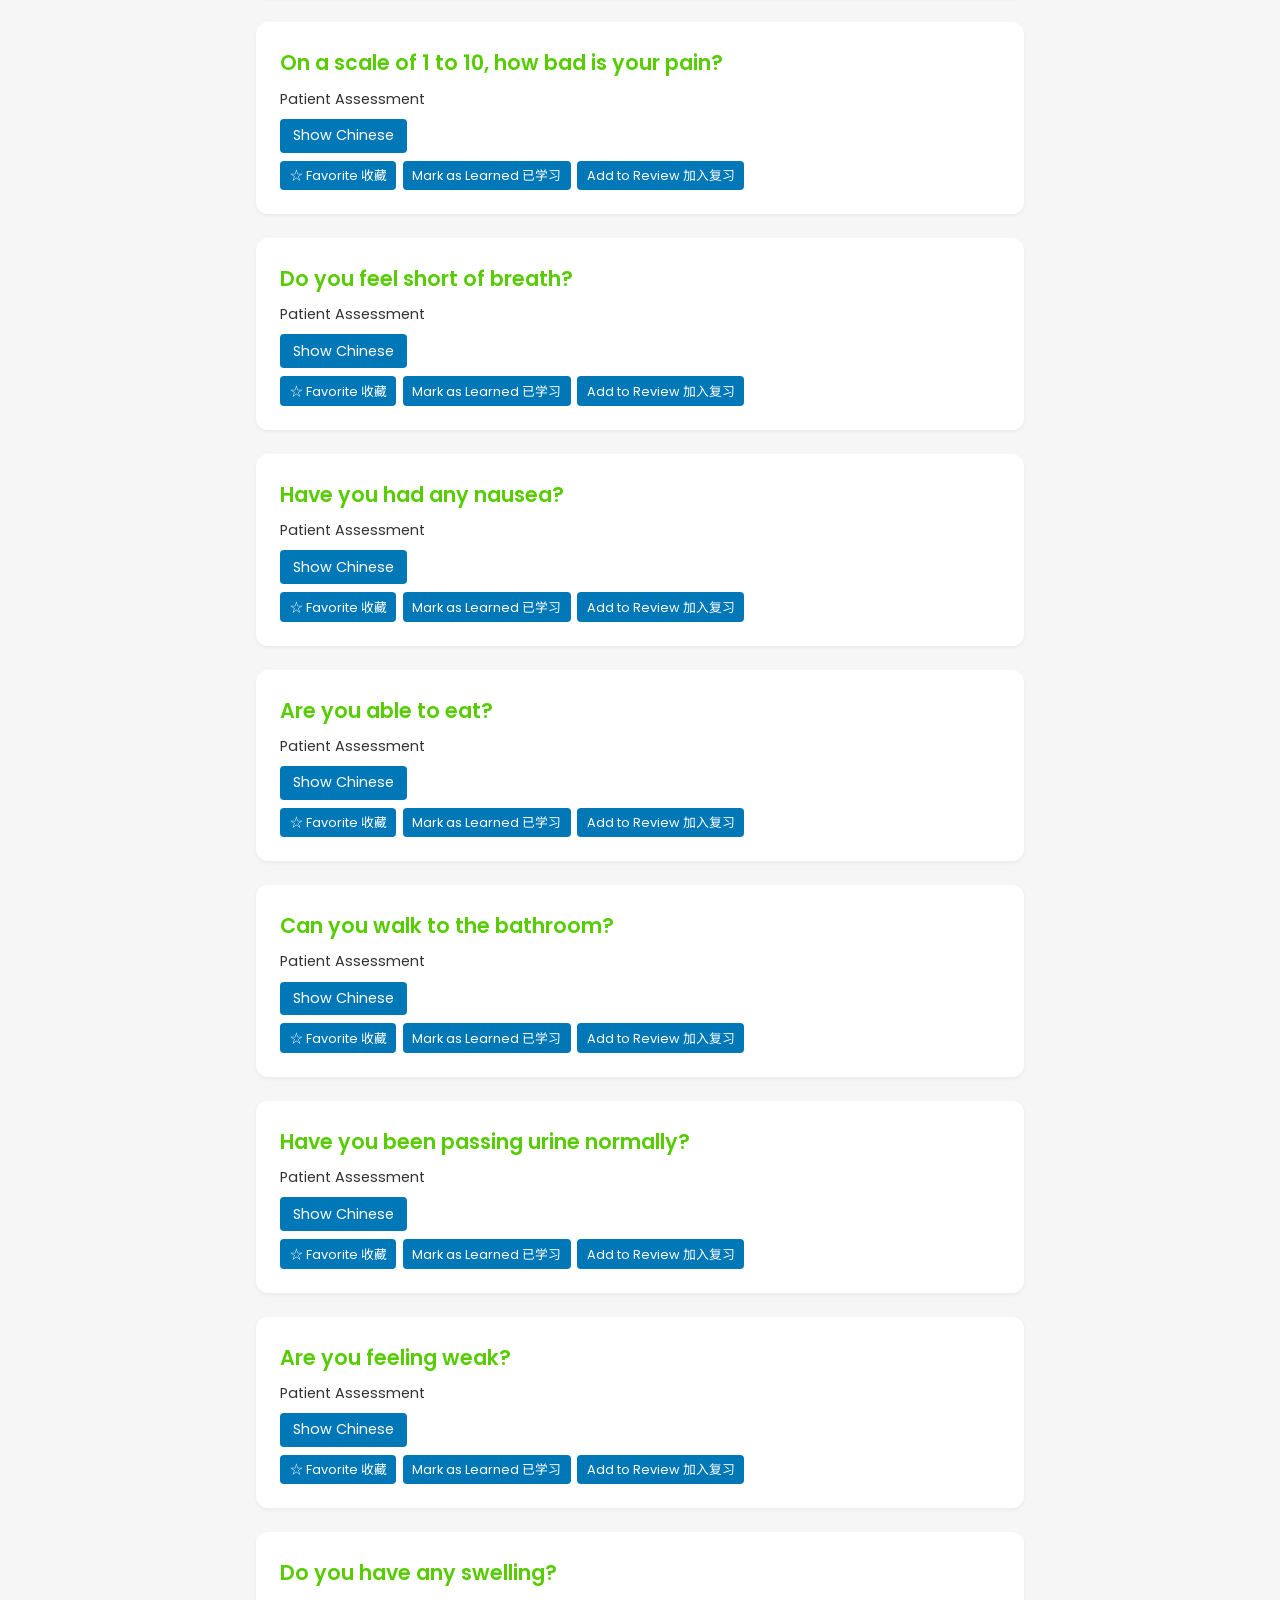
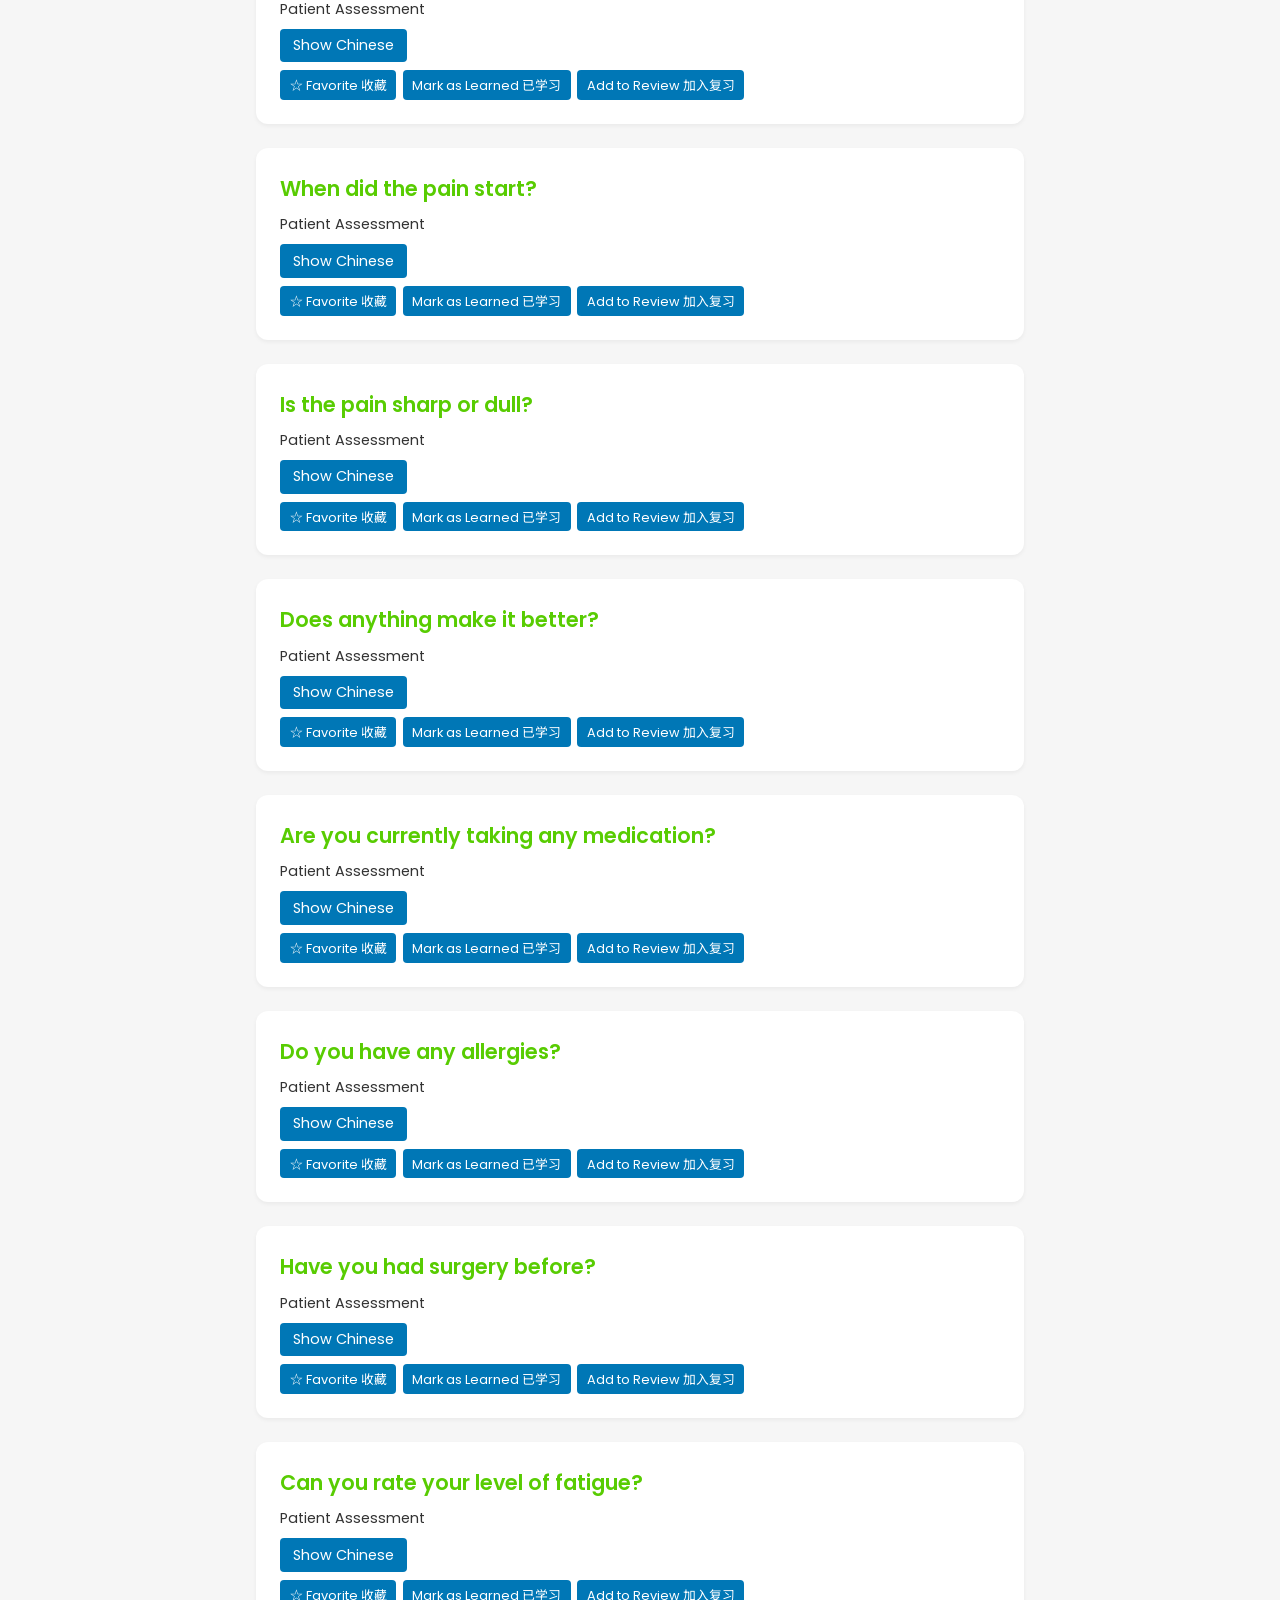
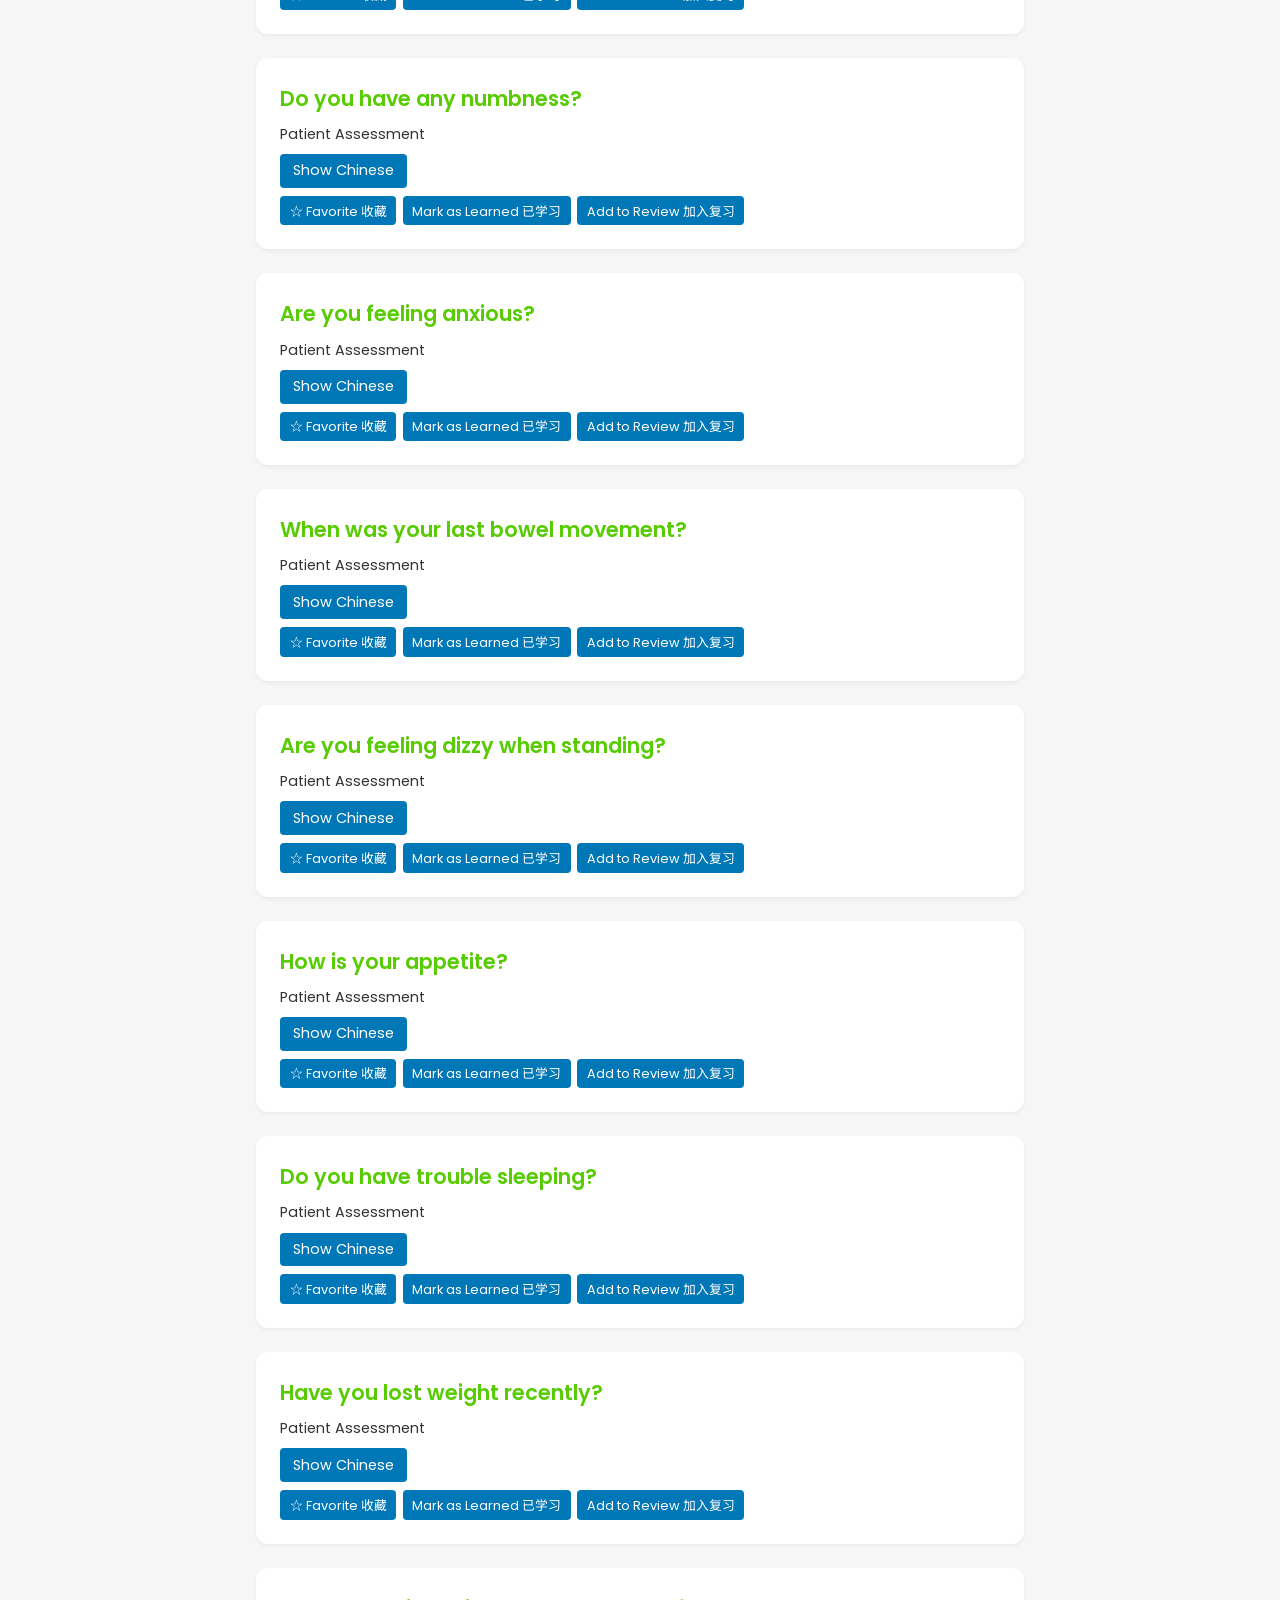
<file: nursing.html>
<!DOCTYPE html>
<html lang="en">
<head>
    <meta charset="UTF-8">
    <meta name="viewport" content="width=device-width, initial-scale=1.0">
    <title>Nursing English | English for Real Australia</title>
    <link rel="stylesheet" href="css/style.css">
    <link rel="preconnect" href="https://fonts.googleapis.com">
    <link rel="preconnect" href="https://fonts.gstatic.com" crossorigin>
    <link href="https://fonts.googleapis.com/css2?family=Poppins:wght@300;400;600&family=Noto+Sans+SC:wght@400;700&display=swap" rel="stylesheet">
    <!-- PWA manifest and meta tags -->
    <link rel="manifest" href="manifest.json">
    <meta name="theme-color" content="#2272C9">
    <meta name="apple-mobile-web-app-capable" content="yes">
    <meta name="apple-mobile-web-app-status-bar-style" content="default">
    <link rel="apple-touch-icon" href="icons/icon-192.png">
</head>
<body data-page="nursing">
    <header>
        <nav class="navbar">
            <div class="brand">English for Real Australia</div>
            <button class="menu-toggle" aria-label="Toggle navigation">
                <span class="bar"></span>
                <span class="bar"></span>
                <span class="bar"></span>
            </button>
            <ul class="nav-links">
                <li><a href="index.html">Home</a></li>
                <li><a href="daily.html">Daily English</a></li>
                <li><a href="childcare.html">Childcare English</a></li>
                <li><a href="nursing.html" class="active">Nursing English</a></li>
                <li><a href="life.html">Australian Life</a></li>
                <li><a href="favorites.html">Favorites</a></li>
                <li><a href="review.html">Review Center</a></li>
                <li><a href="search.html">Search</a></li>
            </ul>
        </nav>
    </header>
    <main>
        <!-- 页头 -->
        <section class="section-header">
            <h1>Nursing English</h1>
            <p>Essential language for care and medical settings.</p>
        </section>
        
        <!-- 动态短语区域，将通过脚本生成护理英语卡片 -->
        <section class="content-container" id="nursing-container"></section>
    </main>
    <footer>
        <p>&copy; 2026 English for Real Australia</p>
    </footer>
    <!-- 数据文件包含各学习模块的短语数据 -->
    <script src="js/data.js"></script>
    <!-- 主脚本文件 -->
    <script src="js/script.js"></script>
</body>
</html>
</file>
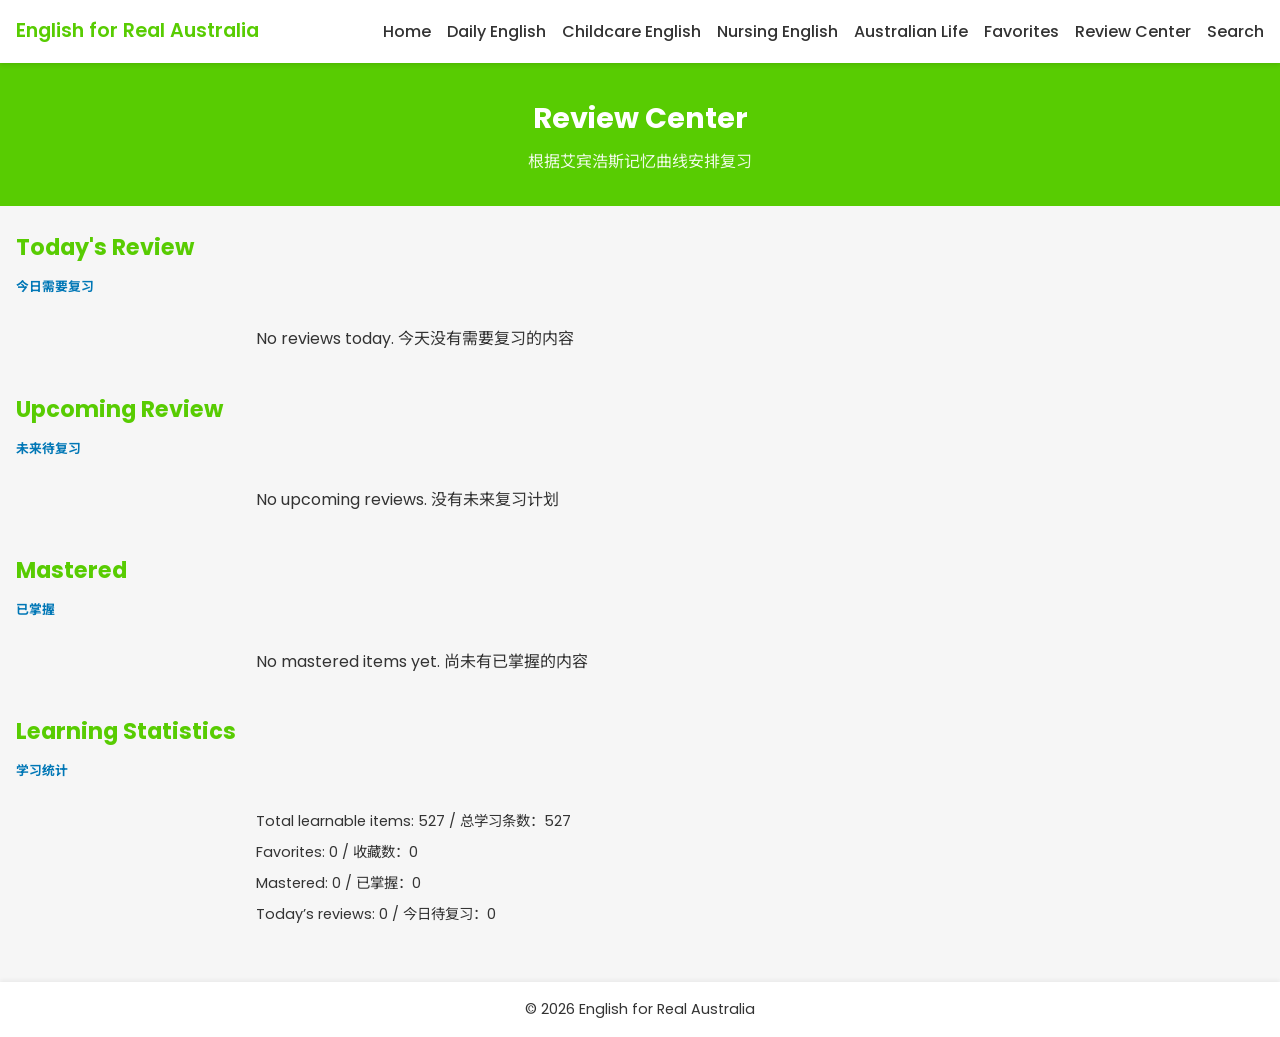
<file: review.html>
<!DOCTYPE html>
<html lang="en">
<head>
    <meta charset="UTF-8">
    <meta name="viewport" content="width=device-width, initial-scale=1.0">
    <title>Review Center | English for Real Australia</title>
    <link rel="stylesheet" href="css/style.css">
    <link rel="preconnect" href="https://fonts.googleapis.com">
    <link rel="preconnect" href="https://fonts.gstatic.com" crossorigin>
    <link href="https://fonts.googleapis.com/css2?family=Poppins:wght@300;400;600&family=Noto+Sans+SC:wght@400;700&display=swap" rel="stylesheet">
    <!-- PWA manifest and meta tags -->
    <link rel="manifest" href="manifest.json">
    <meta name="theme-color" content="#2272C9">
    <meta name="apple-mobile-web-app-capable" content="yes">
    <meta name="apple-mobile-web-app-status-bar-style" content="default">
    <link rel="apple-touch-icon" href="icons/icon-192.png">
</head>
<body data-page="review">
    <header>
        <nav class="navbar">
            <div class="brand">English for Real Australia</div>
            <button class="menu-toggle" aria-label="Toggle navigation">
                <span class="bar"></span>
                <span class="bar"></span>
                <span class="bar"></span>
            </button>
            <ul class="nav-links">
                <li><a href="index.html">Home</a></li>
                <li><a href="daily.html">Daily English</a></li>
                <li><a href="childcare.html">Childcare English</a></li>
                <li><a href="nursing.html">Nursing English</a></li>
                <li><a href="life.html">Australian Life</a></li>
                <li><a href="favorites.html">Favorites</a></li>
                <li><a href="review.html" class="active">Review Center</a></li>
                <li><a href="search.html">Search</a></li>
            </ul>
        </nav>
    </header>
    <main>
        <!-- 页头 -->
        <section class="section-header">
            <h1>Review Center</h1>
            <p>根据艾宾浩斯记忆曲线安排复习</p>
        </section>
        <!-- 今日复习 -->
        <section class="review-section">
            <h2>Today's Review<br><span class="cn">今日需要复习</span></h2>
            <div class="content-container" id="review-today-list"></div>
        </section>
        <!-- 未来待复习 -->
        <section class="review-section">
            <h2>Upcoming Review<br><span class="cn">未来待复习</span></h2>
            <div class="content-container" id="review-upcoming-list"></div>
        </section>
        <!-- 已掌握 -->
        <section class="review-section">
            <h2>Mastered<br><span class="cn">已掌握</span></h2>
            <div class="content-container" id="review-mastered-list"></div>
        </section>
        <!-- 学习统计 -->
        <section class="review-section">
            <h2>Learning Statistics<br><span class="cn">学习统计</span></h2>
            <div id="review-stats" class="stats"></div>
        </section>
    </main>
    <footer>
        <p>&copy; 2026 English for Real Australia</p>
    </footer>
    <!-- 数据文件包含各学习模块的短语数据 -->
    <script src="js/data.js"></script>
    <!-- 主脚本文件 -->
    <script src="js/script.js"></script>
</body>
</html>
</file>
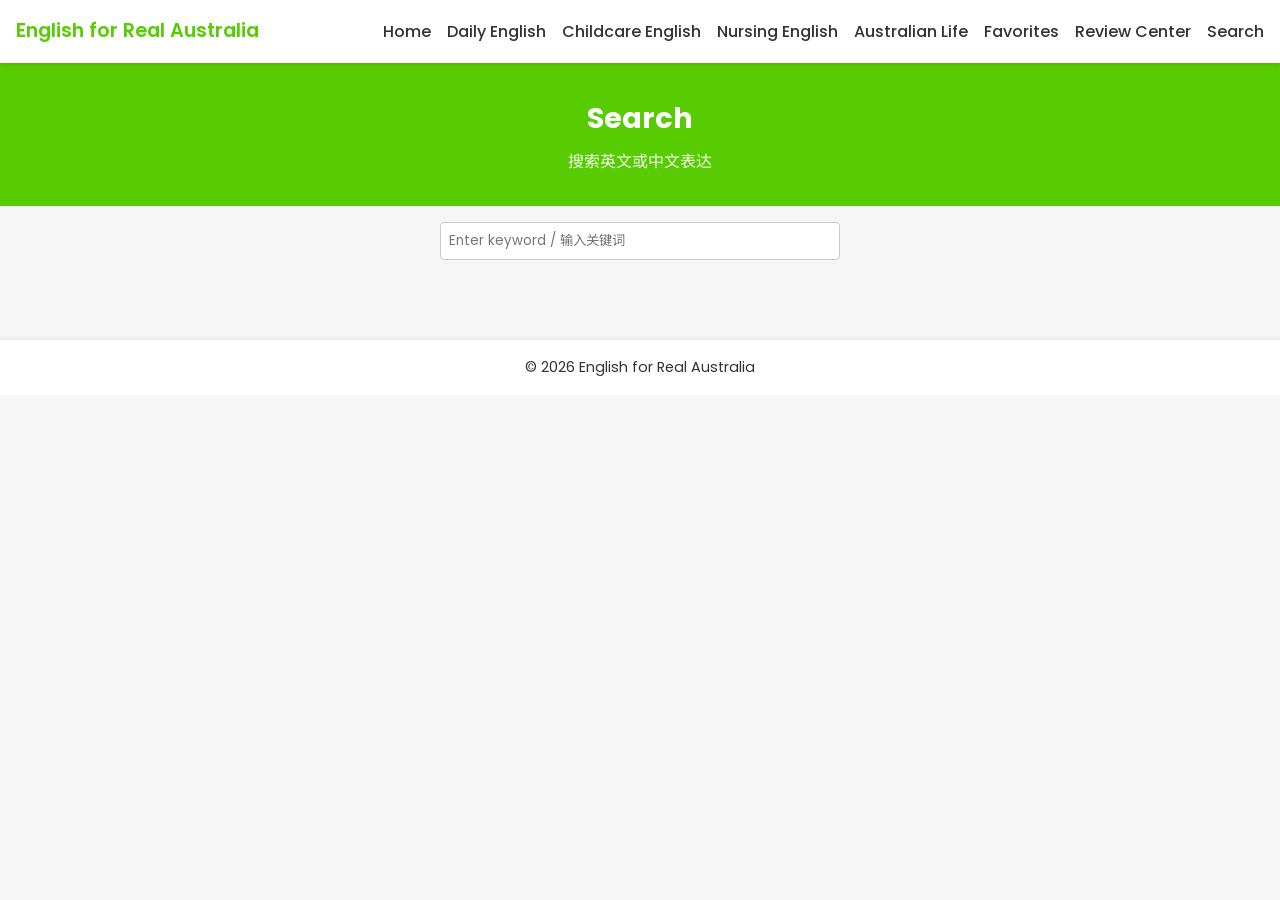
<file: search.html>
<!DOCTYPE html>
<html lang="en">
<head>
    <meta charset="UTF-8">
    <meta name="viewport" content="width=device-width, initial-scale=1.0">
    <title>Search | English for Real Australia</title>
    <link rel="stylesheet" href="css/style.css">
    <link rel="preconnect" href="https://fonts.googleapis.com">
    <link rel="preconnect" href="https://fonts.gstatic.com" crossorigin>
    <link href="https://fonts.googleapis.com/css2?family=Poppins:wght@300;400;600&family=Noto+Sans+SC:wght@400;700&display=swap" rel="stylesheet">
    <!-- PWA manifest and meta tags -->
    <link rel="manifest" href="manifest.json">
    <meta name="theme-color" content="#2272C9">
    <meta name="apple-mobile-web-app-capable" content="yes">
    <meta name="apple-mobile-web-app-status-bar-style" content="default">
    <link rel="apple-touch-icon" href="icons/icon-192.png">
</head>
<body data-page="search">
    <header>
        <nav class="navbar">
            <div class="brand">English for Real Australia</div>
            <button class="menu-toggle" aria-label="Toggle navigation">
                <span class="bar"></span>
                <span class="bar"></span>
                <span class="bar"></span>
            </button>
            <ul class="nav-links">
                <li><a href="index.html">Home</a></li>
                <li><a href="daily.html">Daily English</a></li>
                <li><a href="childcare.html">Childcare English</a></li>
                <li><a href="nursing.html">Nursing English</a></li>
                <li><a href="life.html">Australian Life</a></li>
                <li><a href="favorites.html">Favorites</a></li>
                <li><a href="review.html">Review Center</a></li>
                <li><a href="search.html" class="active">Search</a></li>
            </ul>
        </nav>
    </header>
    <main>
        <!-- 页头 -->
        <section class="section-header">
            <h1>Search</h1>
            <p>搜索英文或中文表达</p>
        </section>
        <!-- 搜索输入 -->
        <section class="search-bar" style="padding:1rem;text-align:center;">
            <input type="text" id="search-input" placeholder="Enter keyword / 输入关键词" style="width:90%;max-width:400px;padding:0.5rem;border-radius:4px;border:1px solid #ccc;">
        </section>
        <!-- 搜索结果列表 -->
        <section class="content-container" id="search-results"></section>
    </main>
    <footer>
        <p>&copy; 2026 English for Real Australia</p>
    </footer>
    <!-- 数据文件包含各学习模块的短语数据 -->
    <script src="js/data.js"></script>
    <!-- 主脚本文件 -->
    <script src="js/script.js"></script>
</body>
</html>
</file>
<file: css/style.css>
/*
 * 样式文件：定义全站样式和响应式布局。
 * 颜色、字体等通过 CSS 变量控制，方便后续修改。
 */

:root {
  /* 主要颜色（参考 Duolingo 的绿色） */
  --primary-color: #58cc02;
  /* 次要颜色，用于按钮和强调 */
  --secondary-color: #0077b6;
  /* 基本文本颜色 */
  --text-color: #333;
  /* 背景颜色 */
  --background-color: #f6f6f6;
}

/* 全局重置 */
* {
  box-sizing: border-box;
  margin: 0;
  padding: 0;
  font-family: 'Poppins', 'Noto Sans SC', sans-serif;
}

body {
  background-color: var(--background-color);
  color: var(--text-color);
  line-height: 1.6;
}

/* 导航栏样式 */
.navbar {
  display: flex;
  align-items: center;
  justify-content: space-between;
  padding: 1rem;
  background: #fff;
  box-shadow: 0 2px 4px rgba(0, 0, 0, 0.1);
  position: sticky;
  top: 0;
  z-index: 1000;
}

.navbar .brand {
  font-weight: 600;
  color: var(--primary-color);
  font-size: 1.2rem;
}

.nav-links {
  list-style: none;
  display: flex;
  gap: 1rem;
}

.nav-links a {
  text-decoration: none;
  color: var(--text-color);
  font-weight: 500;
  transition: color 0.2s;
}

.nav-links a:hover {
  color: var(--primary-color);
}

/* 移动端菜单按钮 */
.menu-toggle {
  display: none;
  flex-direction: column;
  width: 30px;
  height: 21px;
  justify-content: space-between;
  background: none;
  border: none;
  cursor: pointer;
}

.menu-toggle .bar {
  width: 100%;
  height: 3px;
  background: var(--text-color);
  border-radius: 3px;
}

/* 首屏欢迎区 */
.hero {
  display: flex;
  align-items: center;
  justify-content: space-between;
  flex-wrap: wrap;
  padding: 2rem 1rem;
}

.hero-text {
  max-width: 500px;
}

.hero h1 {
  font-size: 2rem;
  margin-bottom: 1rem;
  color: var(--primary-color);
}

.hero p {
  font-size: 1rem;
  margin-bottom: 1.5rem;
}

.hero img {
  width: 320px;
  max-width: 100%;
  border-radius: 20px;
  box-shadow: 0 4px 8px rgba(0, 0, 0, 0.1);
  margin-top: 1rem;
}

/* 功能卡片区 */
.features {
  padding: 2rem 1rem;
}

.features h2 {
  text-align: center;
  margin-bottom: 2rem;
  font-size: 1.5rem;
  color: var(--primary-color);
}

.cards {
  display: grid;
  grid-template-columns: repeat(auto-fit, minmax(250px, 1fr));
  gap: 1rem;
}

.card {
  background: #fff;
  border-radius: 12px;
  padding: 1.5rem;
  text-align: center;
  box-shadow: 0 2px 4px rgba(0, 0, 0, 0.05);
  display: flex;
  flex-direction: column;
  align-items: center;
  justify-content: space-between;
}

.icon {
  font-size: 3rem;
  margin-bottom: 1rem;
}

.card h3 {
  font-size: 1.2rem;
  margin-bottom: 0.5rem;
  color: var(--primary-color);
}

.card p {
  font-size: 0.9rem;
  margin-bottom: 1rem;
}

.btn {
  display: inline-block;
  padding: 0.5rem 1rem;
  background: var(--primary-color);
  color: #fff;
  border-radius: 4px;
  text-decoration: none;
  font-weight: 500;
  transition: background 0.3s;
}

.btn:hover {
  background: #4fa203;
}

/* 页脚 */
footer {
  text-align: center;
  padding: 1rem;
  background: #fff;
  margin-top: 2rem;
  box-shadow: 0 -2px 4px rgba(0, 0, 0, 0.05);
  font-size: 0.9rem;
}

/* Install App button styles */
.install-app-container {
  display: flex;
  justify-content: center;
  margin: 1rem 0;
}

.install-btn {
  padding: 0.6rem 1.2rem;
  background: var(--secondary-color);
  color: #fff;
  border: none;
  border-radius: 4px;
  font-weight: 600;
  cursor: pointer;
  transition: background 0.3s;
}

.install-btn:hover {
  background: #005a8e;
}
/* 分割各个内页用的标题区域 */
.section-header {
  padding: 2rem 1rem;
  text-align: center;
  background: var(--primary-color);
  color: #fff;
}

.section-header h1 {
  font-size: 1.8rem;
  margin-bottom: 0.5rem;
}

.section-header p {
  font-size: 1rem;
  opacity: 0.9;
}

/* 短语列表页面 */
.phrases {
  padding: 2rem 1rem;
  max-width: 800px;
  margin: auto;
  display: flex;
  flex-direction: column;
  gap: 1.5rem;
}

.phrase-card {
  background: #fff;
  border-radius: 12px;
  padding: 1.5rem;
  box-shadow: 0 2px 4px rgba(0, 0, 0, 0.05);
}

.phrase-card p.english {
  font-size: 1.3rem;
  font-weight: 600;
  color: var(--primary-color);
  margin-bottom: 0.5rem;
}

.phrase-card p.description {
  font-size: 0.9rem;
  margin-bottom: 0.5rem;
}

.phrase-card button.toggle-btn {
  padding: 0.4rem 0.8rem;
  background: var(--secondary-color);
  color: #fff;
  border: none;
  border-radius: 4px;
  cursor: pointer;
  font-size: 0.9rem;
  transition: background 0.3s;
}

.phrase-card button.toggle-btn:hover {
  background: #005b8a;
}

.phrase-card p.translation {
  margin-top: 0.5rem;
  font-size: 0.9rem;
  color: var(--text-color);
}

/* 响应式：移动端导航菜单显示切换 */
@media (max-width: 768px) {
  .nav-links {
    position: absolute;
    top: 60px;
    left: 0;
    width: 100%;
    flex-direction: column;
    background: #fff;
    display: none;
    box-shadow: 0 2px 5px rgba(0, 0, 0, 0.1);
  }

  .nav-links li {
    text-align: center;
    padding: 1rem 0;
    border-bottom: 1px solid #f0f0f0;
  }

  .nav-links li:last-child {
    border-bottom: none;
  }

  .menu-toggle {
    display: flex;
  }

  /* 当 nav-links 拥有 .show-menu 类时，显示菜单 */
  .nav-links.show-menu {
    display: flex;
  }
  /* 调整 hero 区在移动设备上的布局 */
  .hero {
    flex-direction: column;
    align-items: flex-start;
  }
  .hero img {
    margin-top: 1.5rem;
  }
}

/* 内容容器通用样式：用于动态生成的学习卡片 */
.content-container {
  max-width: 800px;
  margin: auto;
  display: flex;
  flex-direction: column;
  gap: 1.5rem;
  padding: 1rem;
}

/* 每日学习模块样式 */
.daily-section .daily-item {
  background: #fff;
  border-radius: 12px;
  padding: 1.5rem;
  box-shadow: 0 2px 4px rgba(0, 0, 0, 0.05);
  margin-bottom: 1rem;
}

.daily-section .daily-item h3 {
  font-size: 1.3rem;
  font-weight: 600;
  color: var(--primary-color);
  margin-bottom: 0.5rem;
}

/* 卡片操作按钮区域 */
.card-actions {
  margin-top: 0.5rem;
  display: flex;
  flex-wrap: wrap;
  gap: 0.4rem;
}

.card-actions button {
  padding: 0.3rem 0.6rem;
  background: var(--secondary-color);
  color: #fff;
  border: none;
  border-radius: 4px;
  font-size: 0.8rem;
  cursor: pointer;
  transition: background 0.3s;
}

.card-actions button:hover {
  background: #005b8a;
}

/* 收藏激活状态 */
.card-actions button.favorite.active {
  background: #ffb703;
}

/* 已掌握按钮或状态样式 */
.card-actions button.master {
  background: #777;
}

/* 复习中心标题和中文注释 */
.review-section h2 {
  font-size: 1.4rem;
  margin: 1.5rem 1rem 0.5rem;
  color: var(--primary-color);
}

.review-section .cn {
  font-size: 0.8rem;
  color: var(--secondary-color);
}

/* 统计信息区域样式 */
.stats {
  padding: 1rem;
  font-size: 0.9rem;
  max-width: 800px;
  margin: auto;
}

.stats p {
  margin-bottom: 0.5rem;
}
</file>
